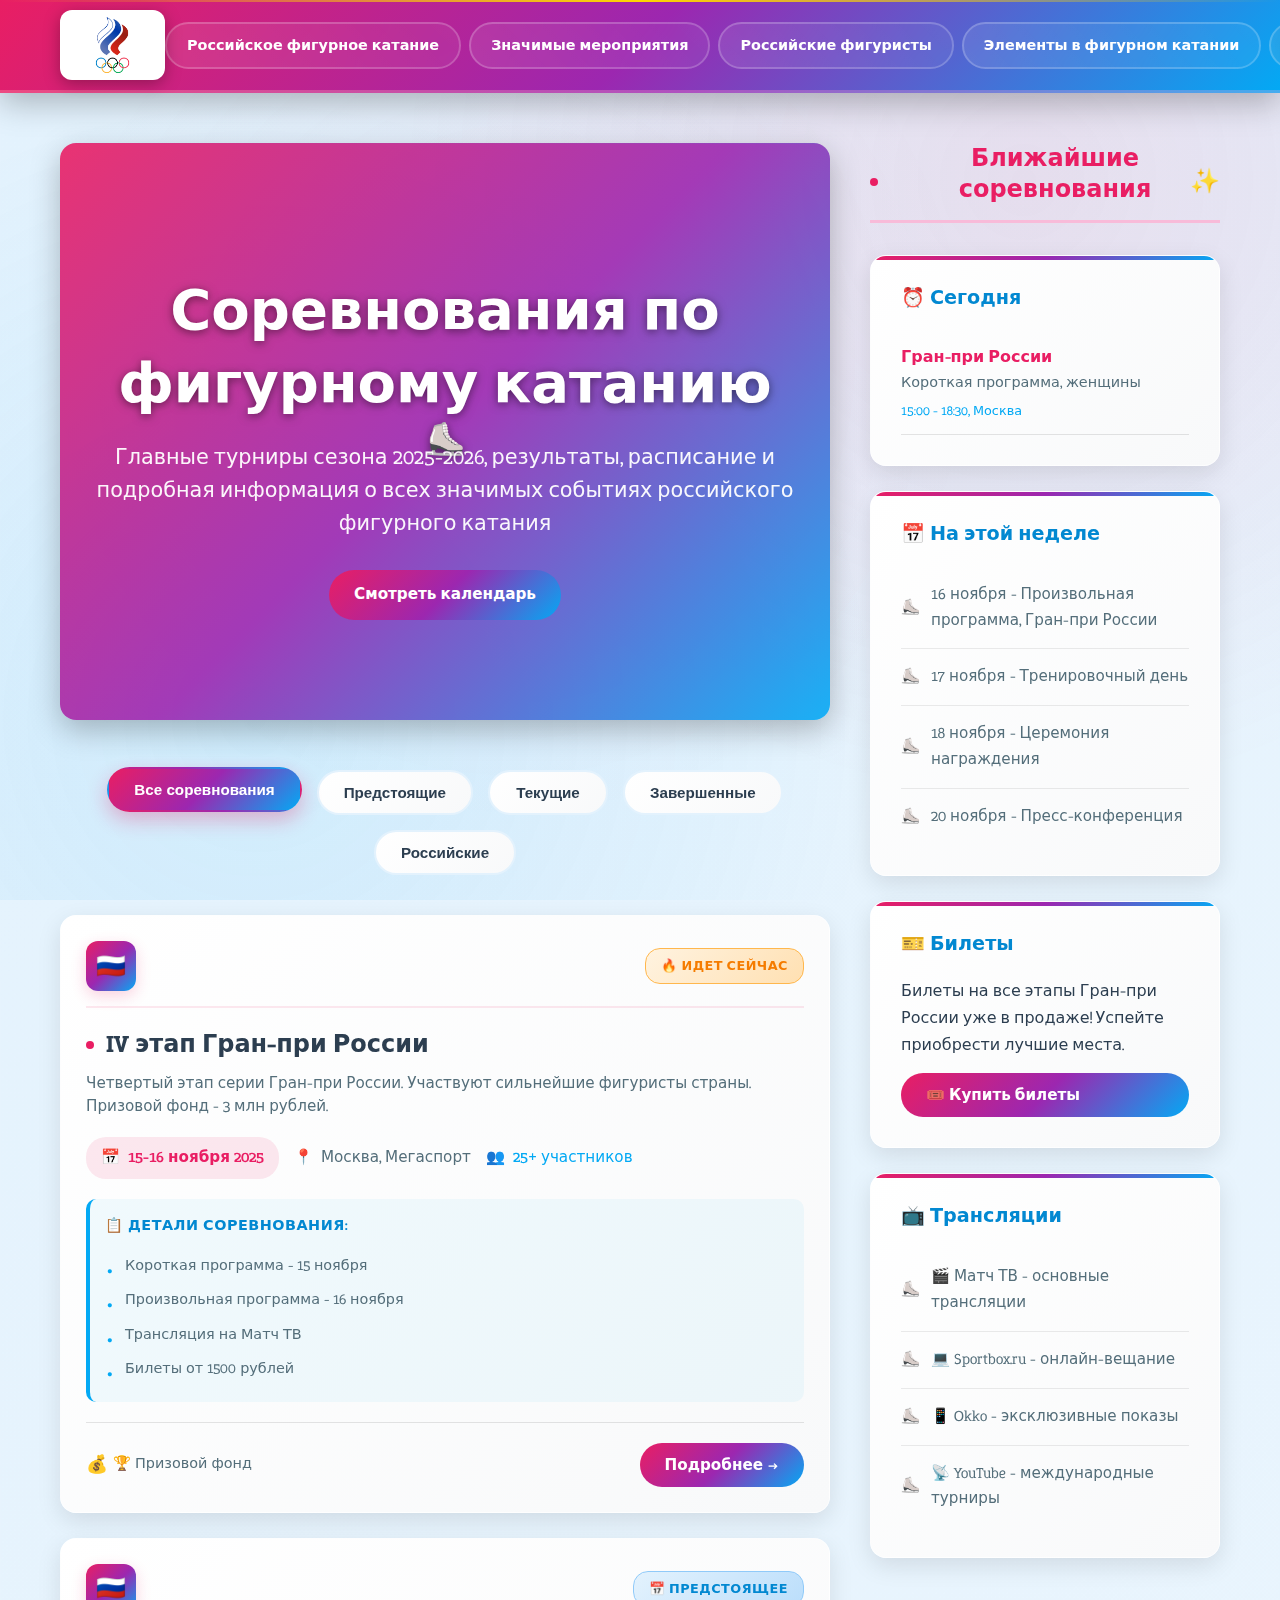
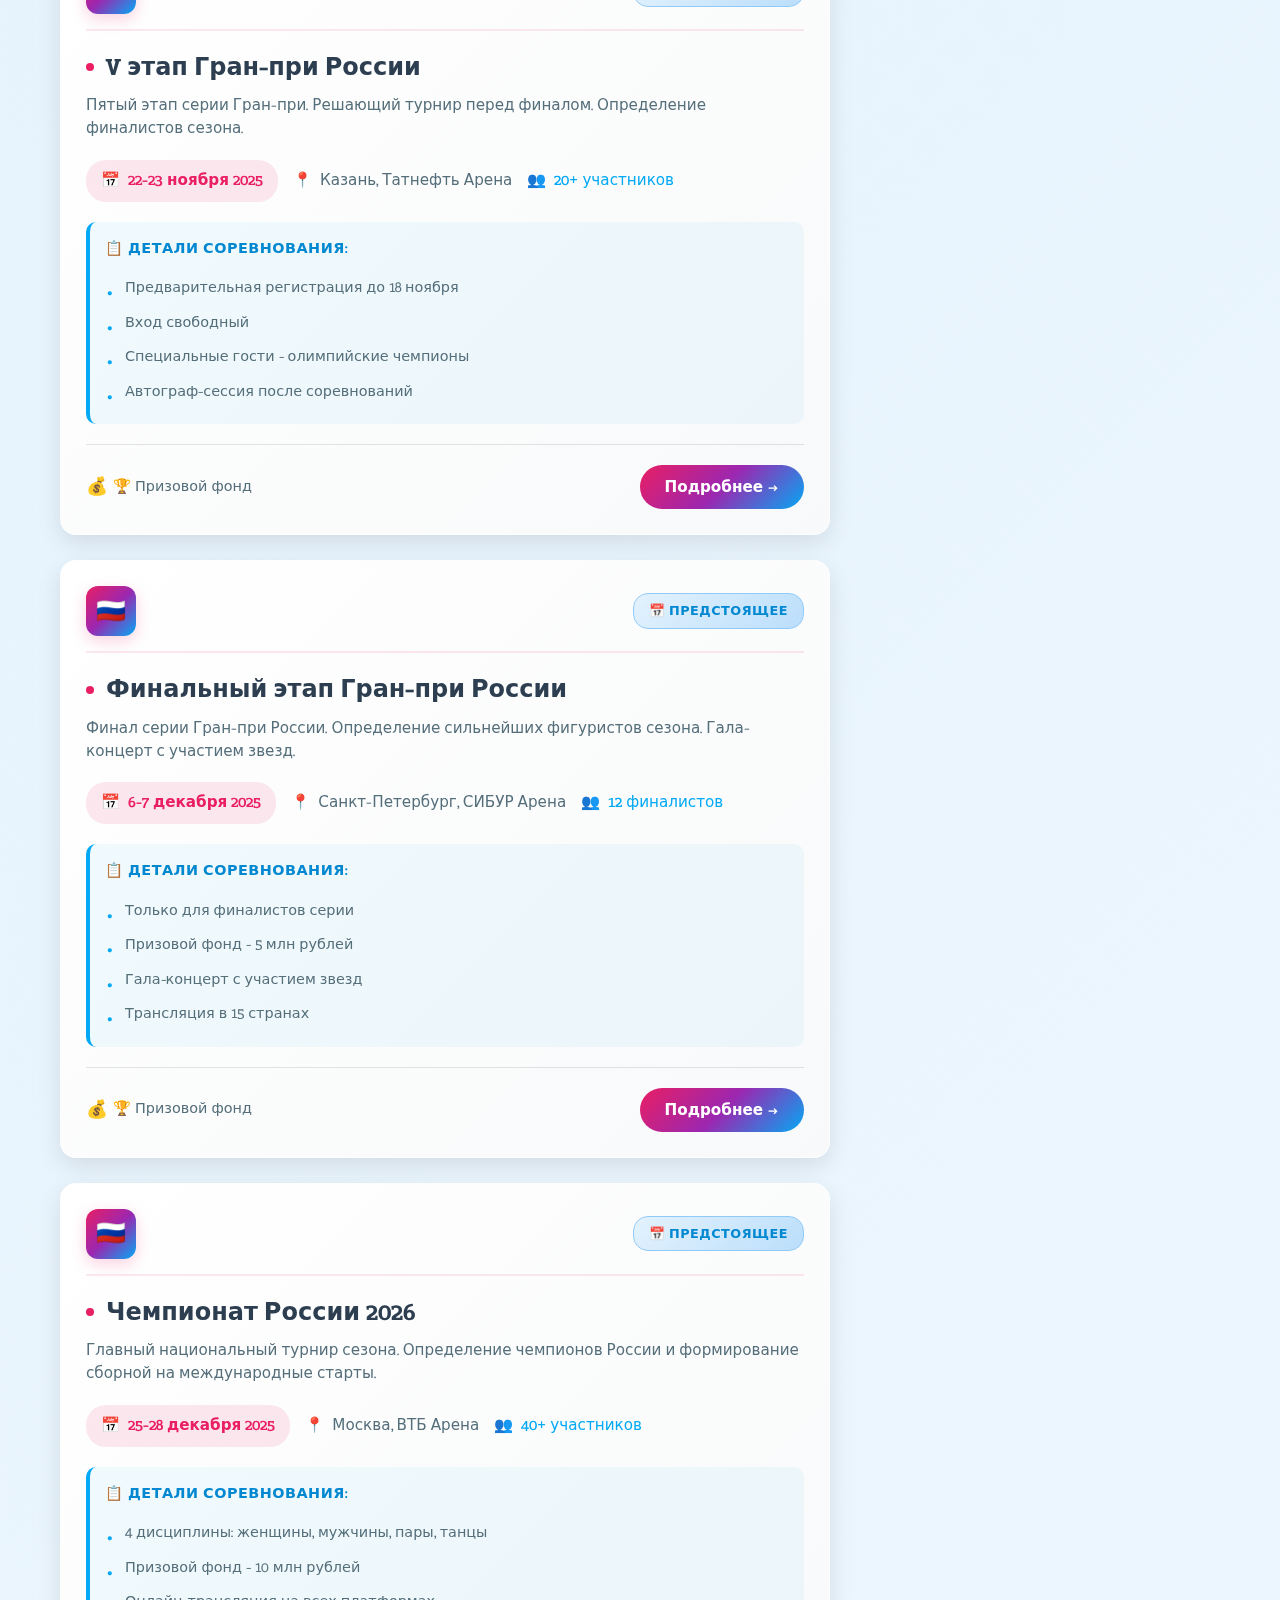
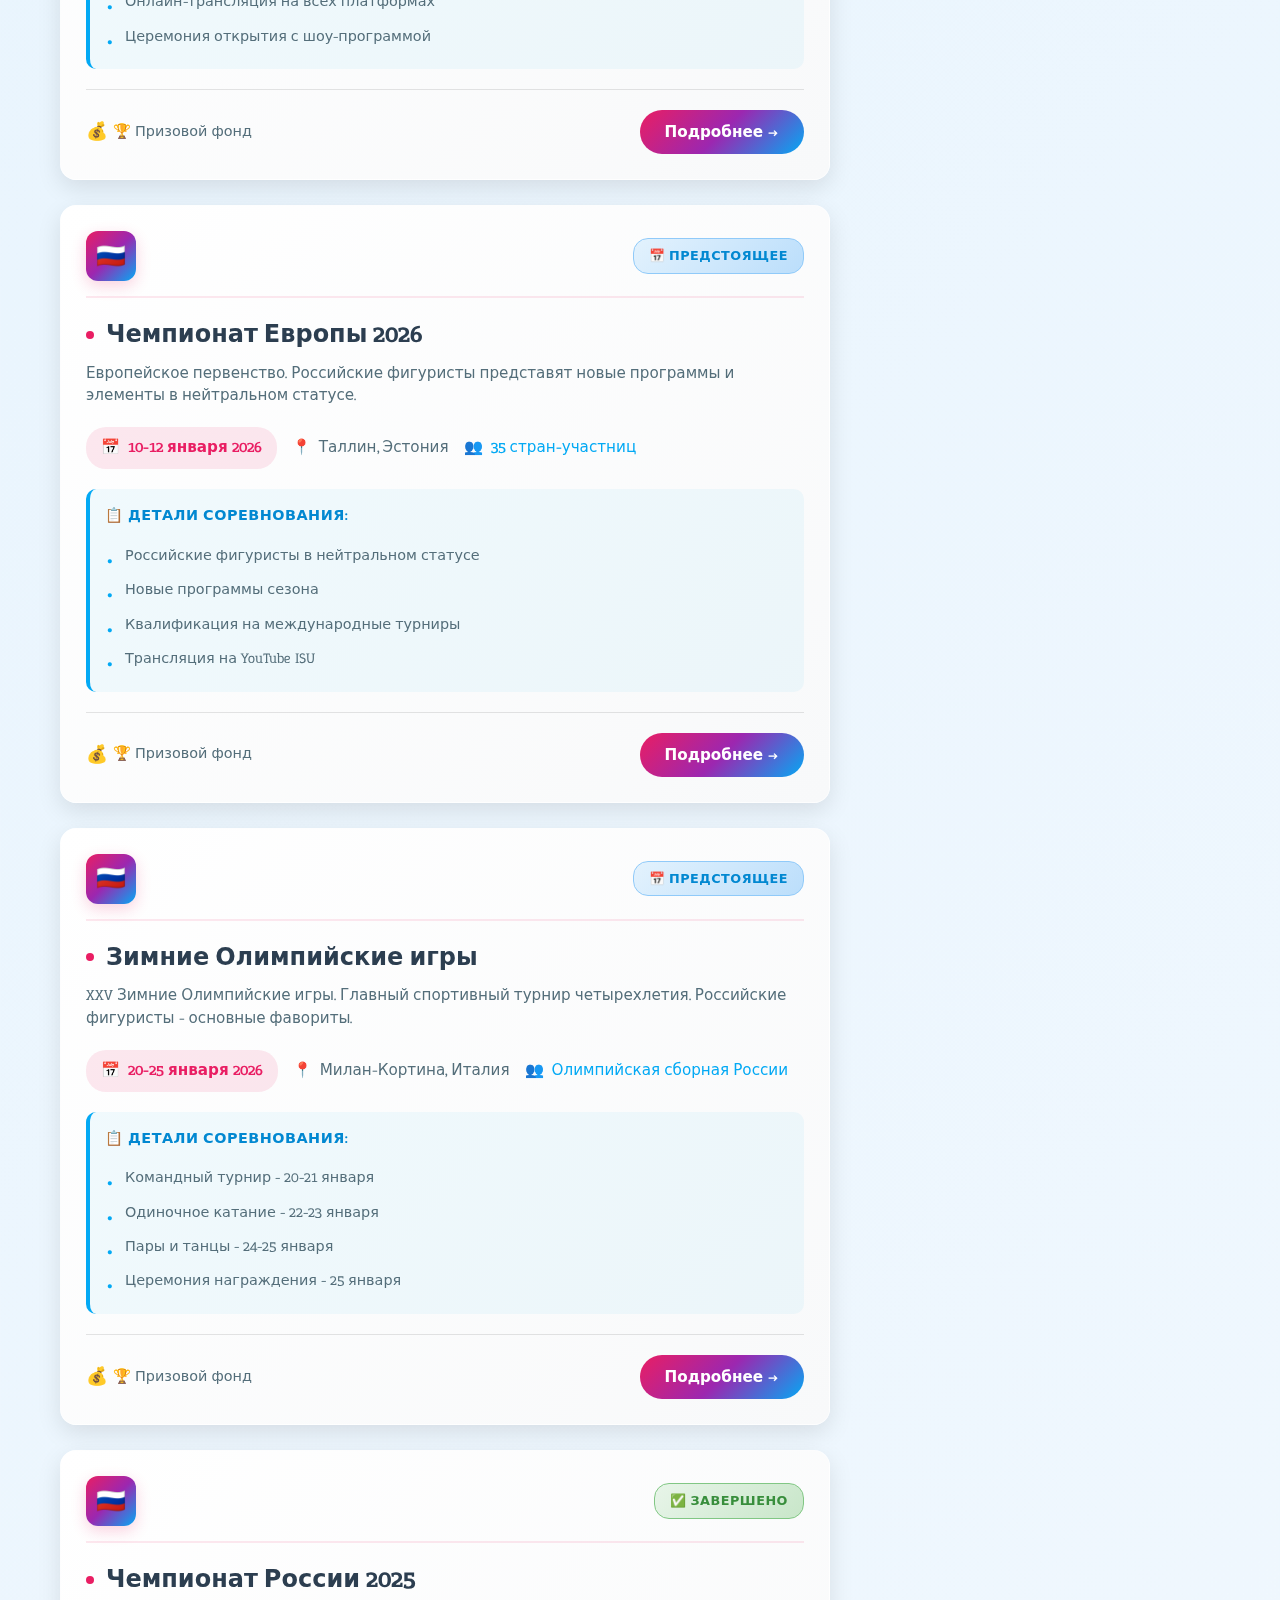
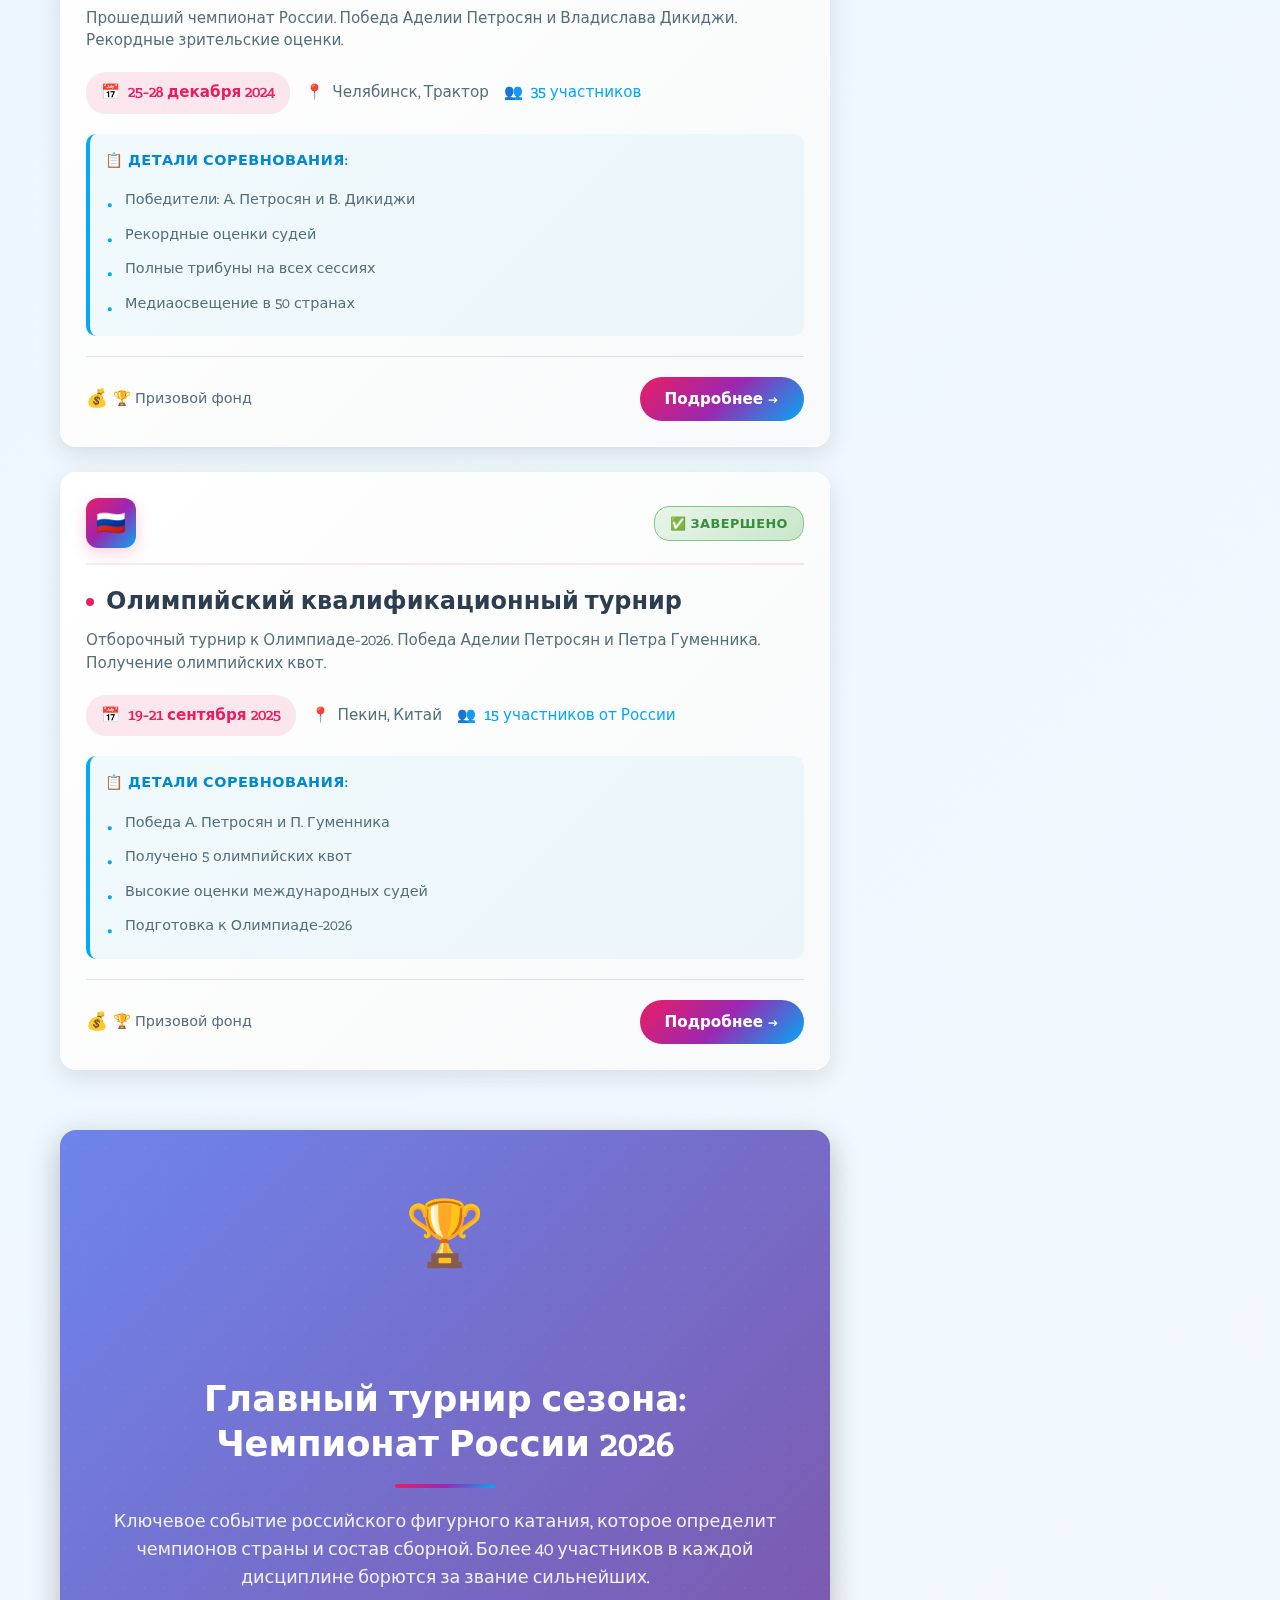
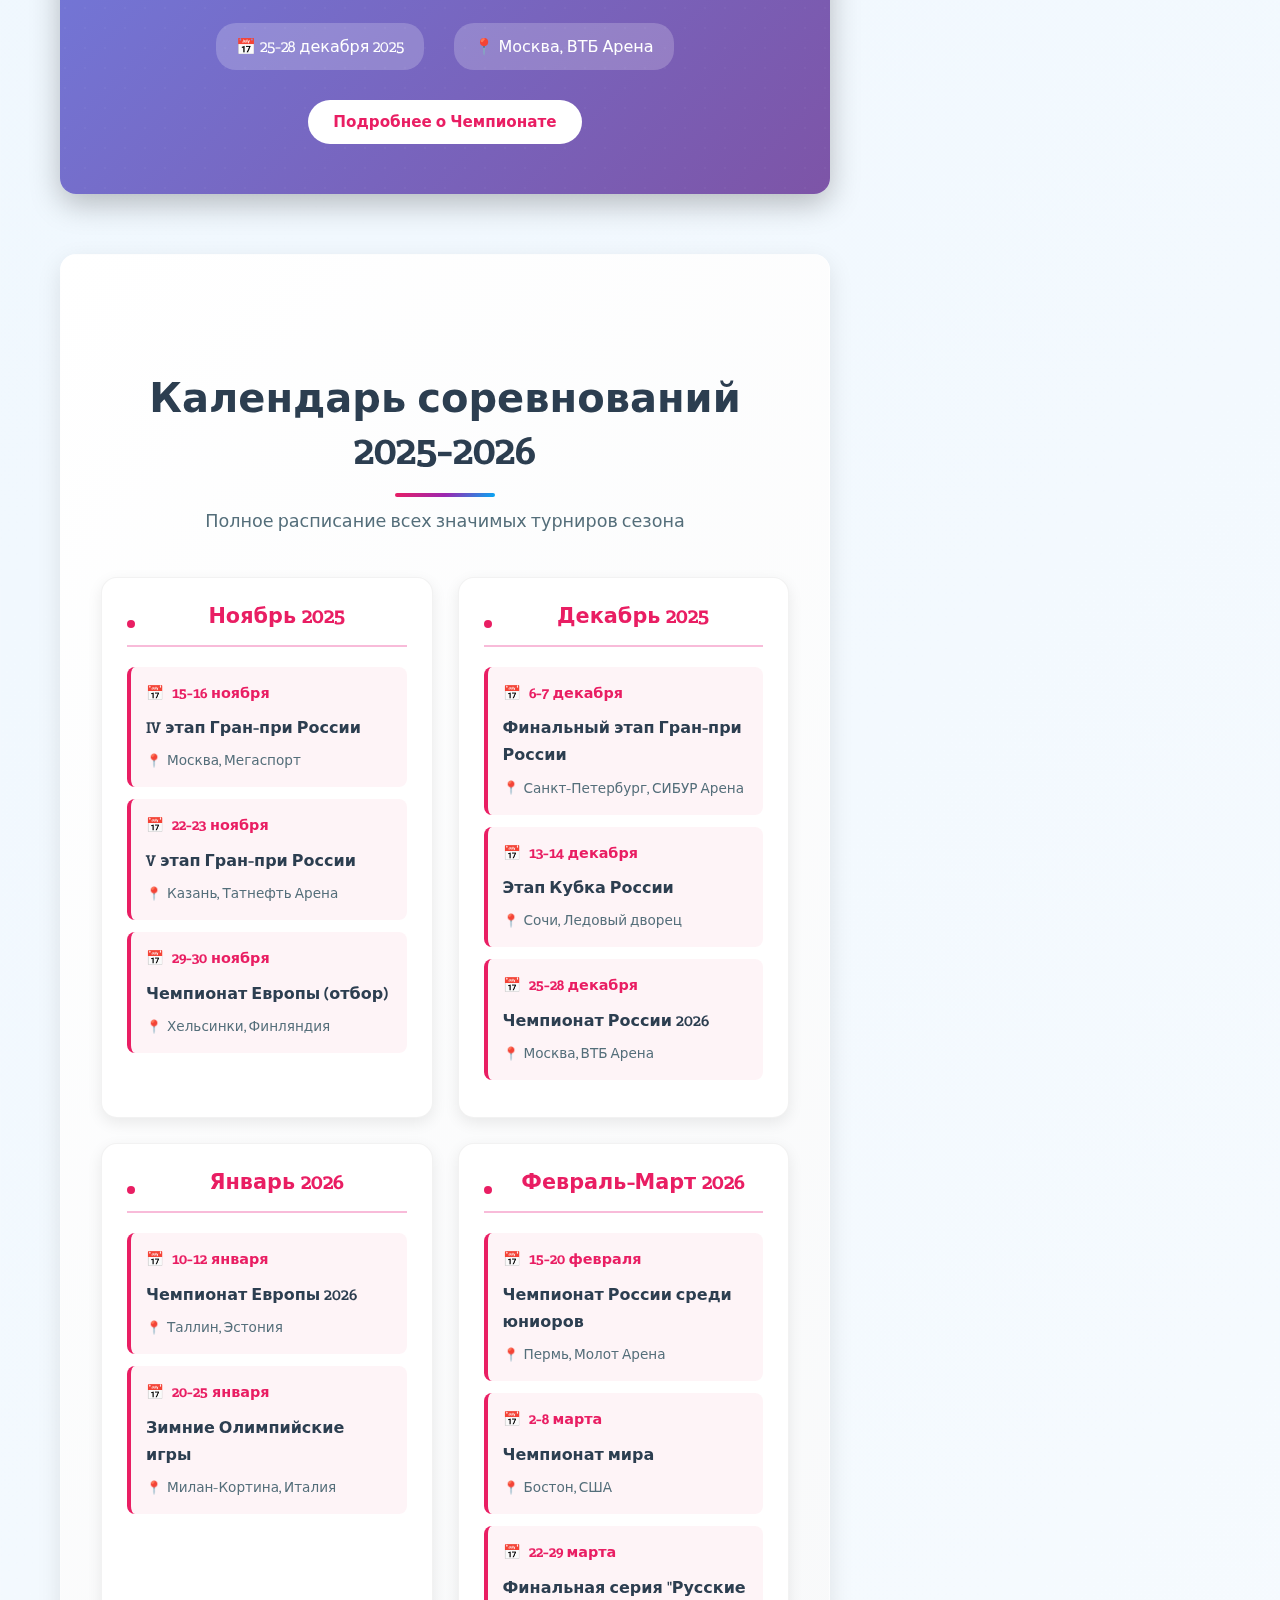
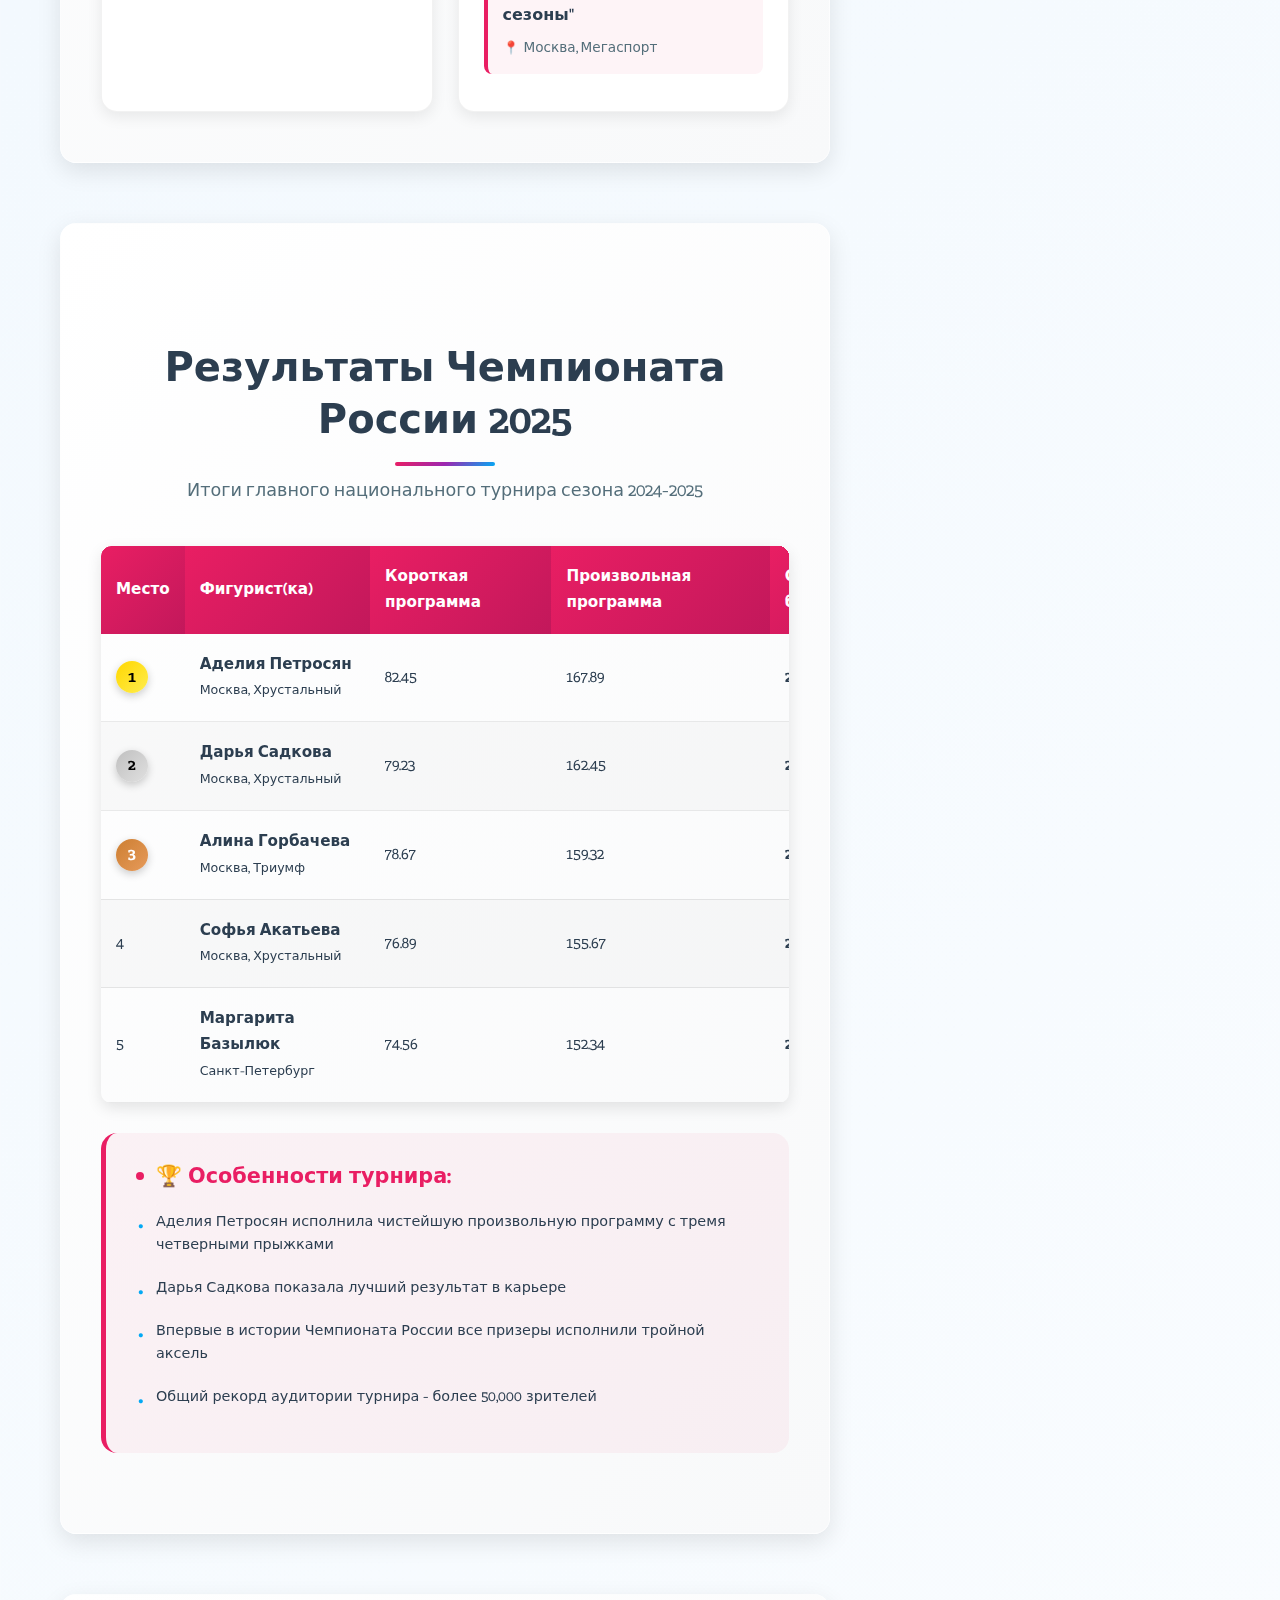
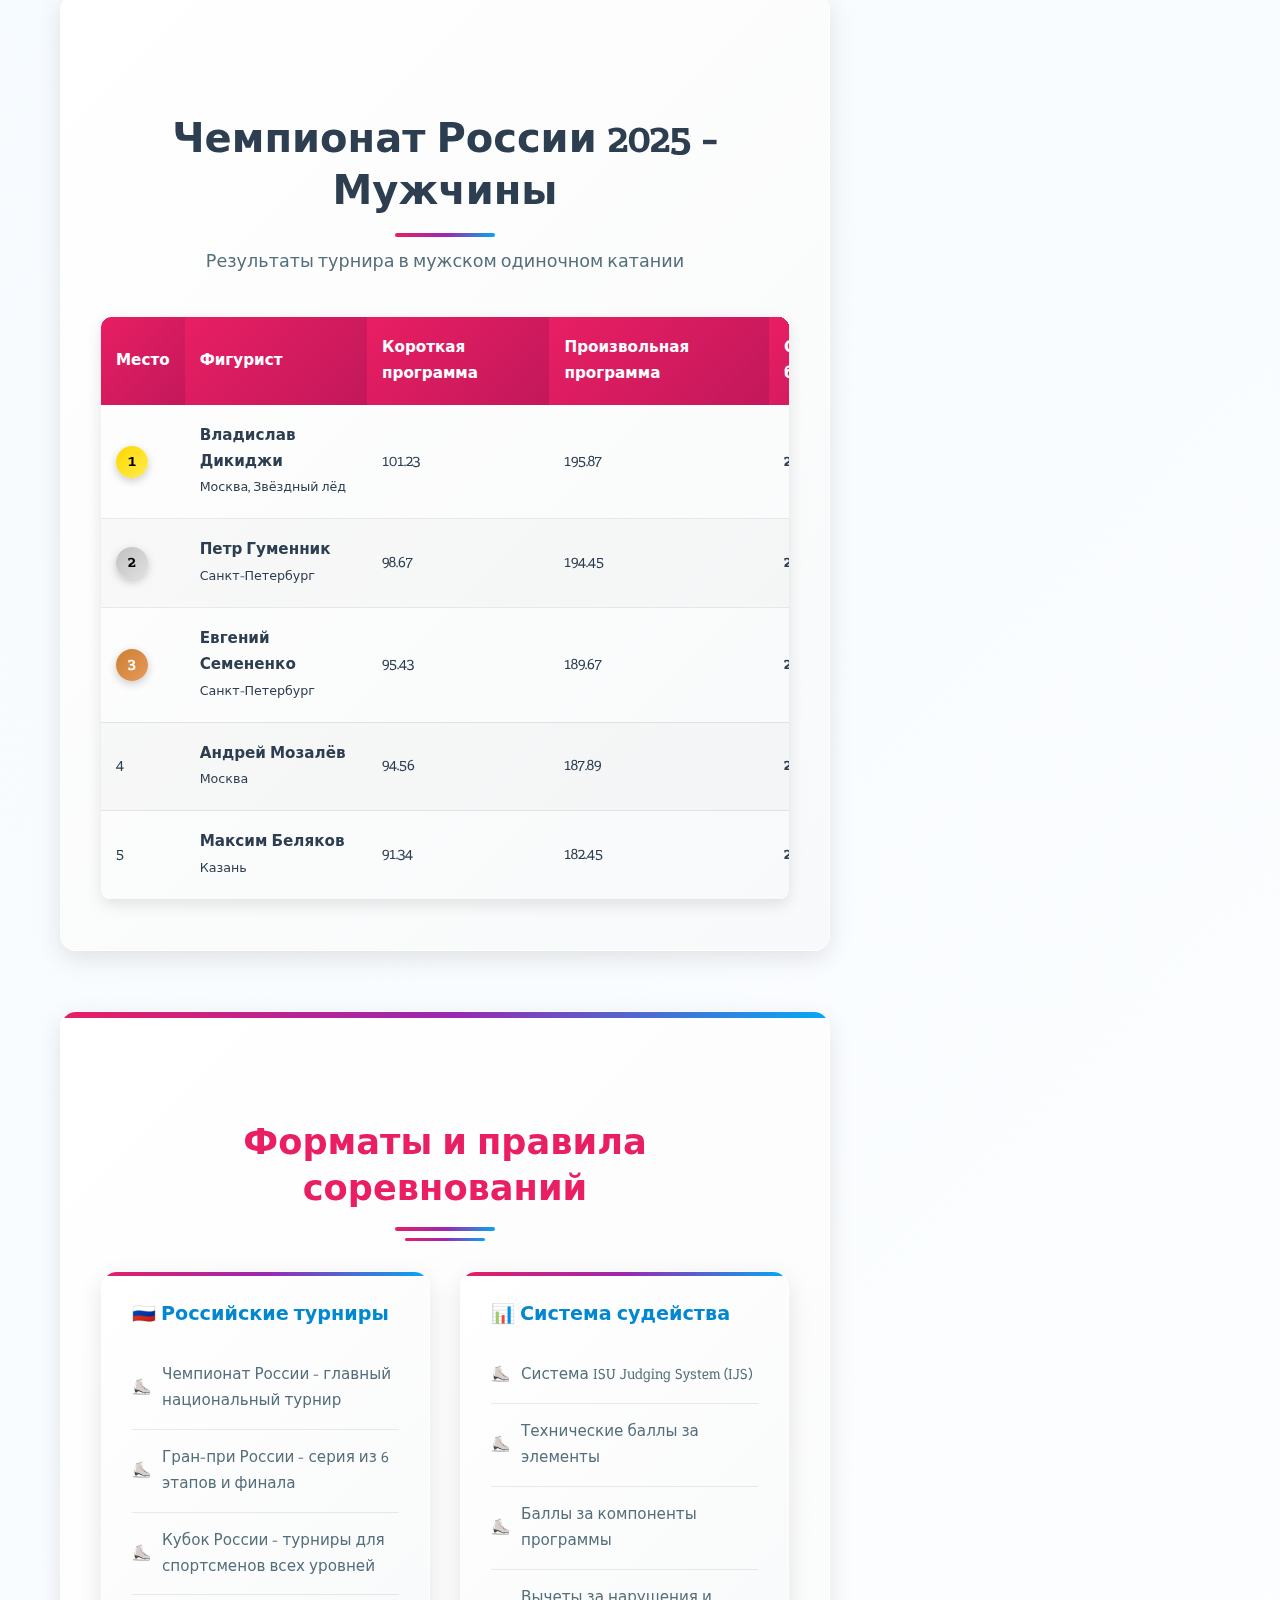
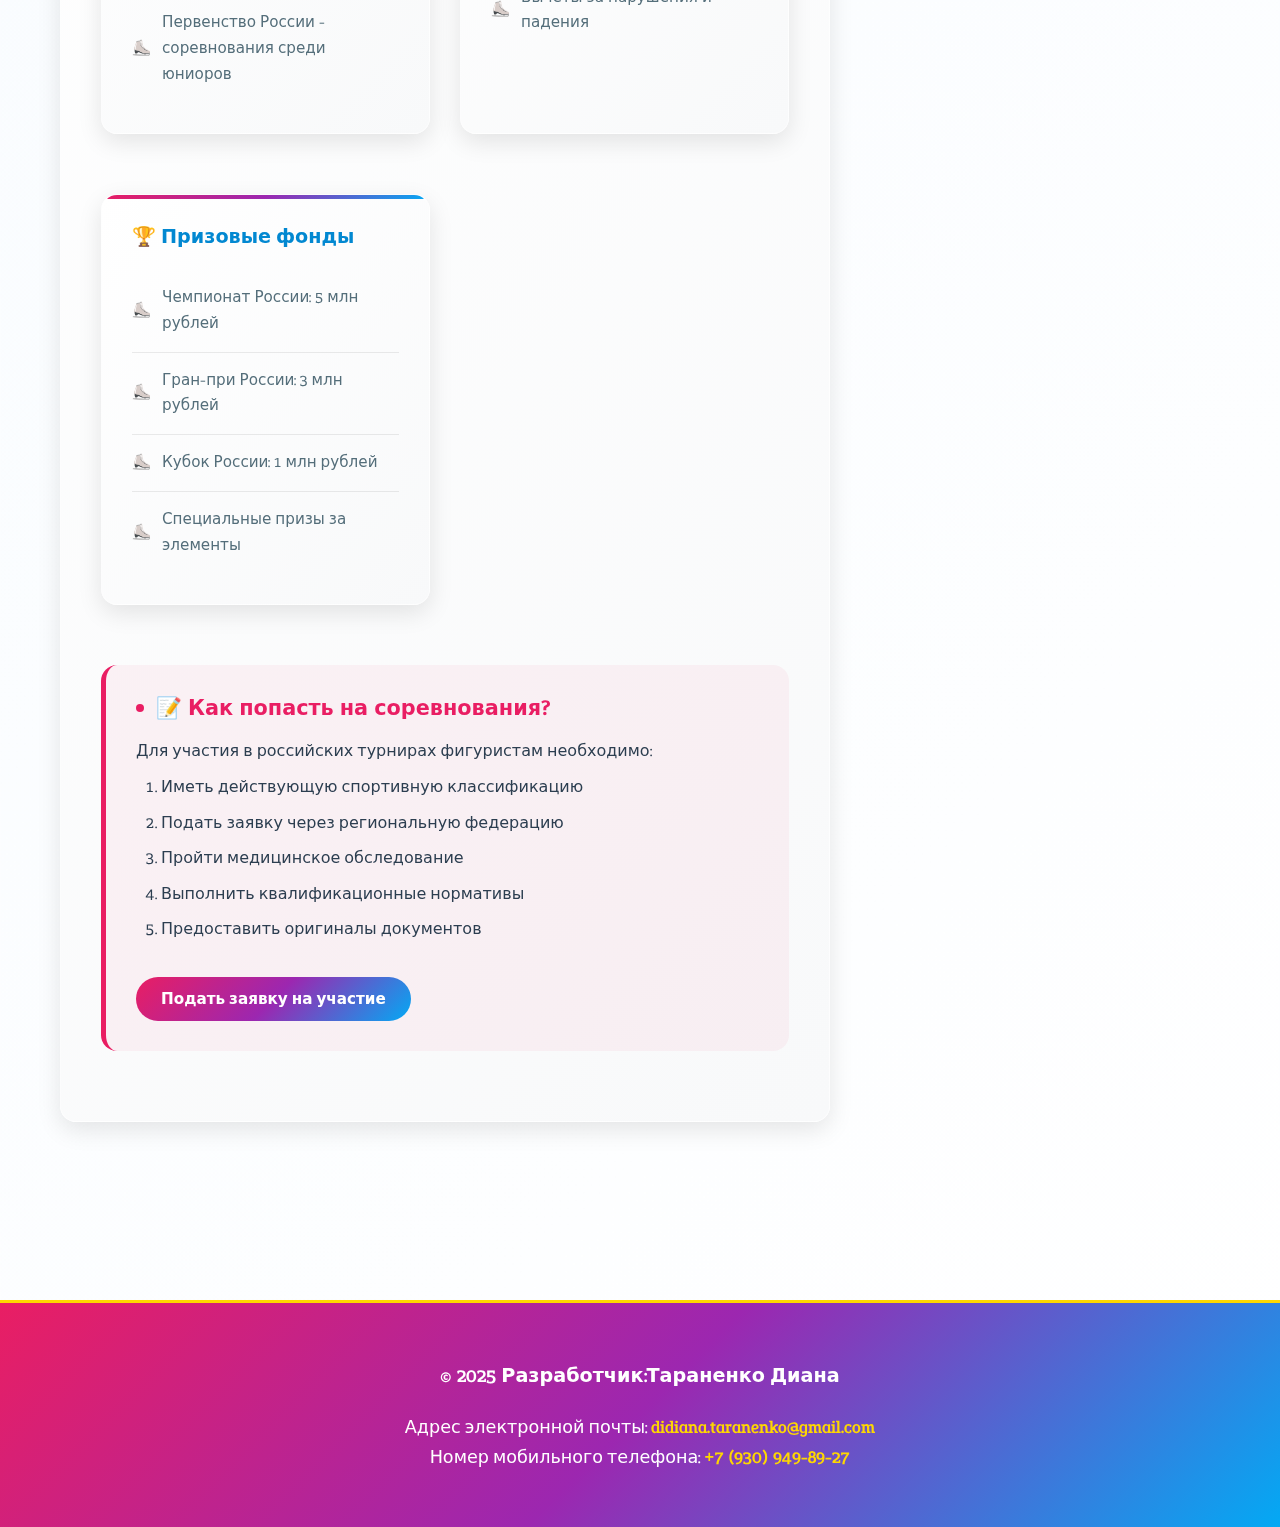
<file: competitions.html>
<!DOCTYPE html>
<html lang="ru">
<head>
    <meta charset="UTF-8">
    <meta name="viewport" content="width=device-width, initial-scale=1.0">
    <title>Соревнования по фигурному катанию</title>
    
    <!-- Подключение шрифтов -->
    <link rel="preconnect" href="https://fonts.googleapis.com">
    <link rel="preconnect" href="https://fonts.gstatic.com" crossorigin>
    <link href="https://fonts.googleapis.com/css2?family=Epunda+Slab&family=Pacifico&display=swap" rel="stylesheet">
    
    <!-- Подключение основных стилей -->
    <link rel="stylesheet" href="style.css">
    
    <!-- Подключение favicon -->
    <link rel="icon" type="image/png" href="favicon3.jpg">
    
    <link rel="stylesheet" href="competitions.css">
</head>
<body>
    <!-- Шапка сайта -->
    <header>
        <div class="header-container">
            <div class="header-content">
                <div class="logo">
                    <img src="Russian_Olympic_Committee_flag.png" alt="Логотип Российской Федерации Фигурного Катания" width="200" height="120">
                </div>
                
                <nav>
                    <div class="mobile-menu-header">
                        <div class="menu-close-btn" onclick="toggleMenu()" title="Закрыть меню">
                            <span>×</span>
                        </div>
                    </div>
                    
                    <div class="nav-content">
                        <ul>
                            <li><a href="index.html">Российское фигурное катание</a></li>
                            <li><a href="competitions.html">Значимые мероприятия</a></li>
                            <li><a href="skaters.html">Российские фигуристы</a></li>
                            <li><a href="elements.html">Элементы в фигурном катании</a></li>
                            <li><a href="form.html">Формы регистрации и обратной связи</a></li>
                            <li class="notifications-nav-item">
                                <div class="notifications-container">
                                    <div class="notifications-icon" onclick="toggleNotifications()">
                                        🔔
                                        <span class="notification-badge">3</span>
                                    </div>
                                    <div class="notifications-dropdown">
                                        <button class="notifications-close" onclick="closeNotifications()" title="Закрыть">×</button>
                                        <div class="notifications-header">
                                            <h3>Уведомления</h3>
                                            <span class="notifications-count">3 новых</span>
                                        </div>
                                        <div class="notifications-list">
                                            <div class="notification-item unread">
                                            <div class="notification-icon">🏆</div>
                                            <div class="notification-content">
                                                <div class="notification-title">IV этап Гран-при России</div>
                                                <div class="notification-text">Пройдет в Москве 15-16 ноября</div>
                                                <div class="notification-time">11 нояб. 2025 г.</div>
                                                <button class="notification-read-btn" onclick="markAsRead(this)">Прочитано</button>
                                            </div>
                                        </div>
                                        <div class="notification-item unread">
                                            <div class="notification-icon">⭐</div>
                                            <div class="notification-content">
                                                <div class="notification-title">Ледовые шоу</div>
                                                <div class="notification-text">Новые даты выступлений</div>
                                                <div class="notification-time">12 сент. 2025 г.</div>
                                                <button class="notification-read-btn" onclick="markAsRead(this)">Прочитано</button>
                                            </div>
                                        </div>
                                        <div class="notification-item unread">
                                            <div class="notification-icon">📅</div>
                                            <div class="notification-content">
                                                <div class="notification-title">Расписание Гран-при</div>
                                                <div class="notification-text">Этапы сезона 2025-2026</div>
                                                <div class="notification-time">4 сент. 2025 г.</div>
                                                <button class="notification-read-btn" onclick="markAsRead(this)">Прочитано</button>
                                            </div>
                                        </div>
                                        <div class="notification-item">
                                            <div class="notification-icon">🎯</div>
                                            <div class="notification-content">
                                                <div class="notification-title">Новый сезон стартует</div>
                                                <div class="notification-text">Сезон 2025-2026 начинается в сентябре</div>
                                                <div class="notification-time">30 авг. 2025 г.</div>
                                            </div>
                                        </div>
                                        </div>
                                    </div>
                                </div>
                            </li>
                        </ul>
                    </div>
                </nav>
            </div>
            
            <div class="burger-menu" onclick="toggleMenu()">
                <span></span>
                <span></span>
                <span></span>
            </div>
        </div>
    </header>

    <!-- Основное содержимое страницы -->
    <div class="content-container">
        <main>
            <!-- Герой-секция -->
            <section class="competition-hero">
                <h1>Соревнования по фигурному катанию</h1>
                <p>Главные турниры сезона 2025-2026, результаты, расписание и подробная информация о всех значимых событиях российского фигурного катания</p>
                <a href="#calendar" class="competition-button">Смотреть календарь</a>
            </section>

            <!-- Фильтры соревнований -->
            <div class="competition-filters">
                <button class="filter-btn active" onclick="filterCompetitions('all')">Все соревнования</button>
                <button class="filter-btn" onclick="filterCompetitions('upcoming')">Предстоящие</button>
                <button class="filter-btn" onclick="filterCompetitions('ongoing')">Текущие</button>
                <button class="filter-btn" onclick="filterCompetitions('completed')">Завершенные</button>
                <button class="filter-btn" onclick="filterCompetitions('national')">Российские</button>
            </div>

            <!-- Сетка соревнований (БЕЗ ИЗОБРАЖЕНИЙ) -->
            <div class="competition-grid" id="competitionsGrid">
                <!-- Карточки будут добавляться через JavaScript -->
            </div>

            <!-- Важные турниры сезона -->
            <section class="tournament-highlight">
                <div class="tournament-info">
                    <div class="tournament-trophy">🏆</div>
                    <h2>Главный турнир сезона: Чемпионат России 2026</h2>
                    <p>Ключевое событие российского фигурного катания, которое определит чемпионов страны и состав сборной. Более 40 участников в каждой дисциплине борются за звание сильнейших.</p>
                    <div style="margin-top: 30px; display: flex; justify-content: center; gap: 30px; flex-wrap: wrap;">
                        <span style="background: rgba(255,255,255,0.2); padding: 10px 20px; border-radius: 20px;">
                            📅 25-28 декабря 2025
                        </span>
                        <span style="background: rgba(255,255,255,0.2); padding: 10px 20px; border-radius: 20px;">
                            📍 Москва, ВТБ Арена
                        </span>
                    </div>
                    <button class="competition-button" style="background: white; color: var(--primary-color); margin-top: 30px;" onclick="showCompetitionDetails(4)">
                        Подробнее о Чемпионате
                    </button>
                </div>
            </section>

            <!-- Календарь соревнований -->
            <section class="calendar-section" id="calendar">
                <h2>Календарь соревнований 2025-2026</h2>
                <p>Полное расписание всех значимых турниров сезона</p>
                
                <div class="calendar-grid">
                    <div class="calendar-month">
                        <h3 class="month-title">Ноябрь 2025</h3>
                        <div class="calendar-event" onclick="showCompetitionDetails(1)">
                            <div class="event-date">15-16 ноября</div>
                            <div class="event-name">IV этап Гран-при России</div>
                            <div class="event-location">Москва, Мегаспорт</div>
                        </div>
                        <div class="calendar-event" onclick="showCompetitionDetails(2)">
                            <div class="event-date">22-23 ноября</div>
                            <div class="event-name">V этап Гран-при России</div>
                            <div class="event-location">Казань, Татнефть Арена</div>
                        </div>
                        <div class="calendar-event">
                            <div class="event-date">29-30 ноября</div>
                            <div class="event-name">Чемпионат Европы (отбор)</div>
                            <div class="event-location">Хельсинки, Финляндия</div>
                        </div>
                    </div>
                    
                    <div class="calendar-month">
                        <h3 class="month-title">Декабрь 2025</h3>
                        <div class="calendar-event" onclick="showCompetitionDetails(3)">
                            <div class="event-date">6-7 декабря</div>
                            <div class="event-name">Финальный этап Гран-при России</div>
                            <div class="event-location">Санкт-Петербург, СИБУР Арена</div>
                        </div>
                        <div class="calendar-event">
                            <div class="event-date">13-14 декабря</div>
                            <div class="event-name">Этап Кубка России</div>
                            <div class="event-location">Сочи, Ледовый дворец</div>
                        </div>
                        <div class="calendar-event" onclick="showCompetitionDetails(4)">
                            <div class="event-date">25-28 декабря</div>
                            <div class="event-name">Чемпионат России 2026</div>
                            <div class="event-location">Москва, ВТБ Арена</div>
                        </div>
                    </div>
                    
                    <div class="calendar-month">
                        <h3 class="month-title">Январь 2026</h3>
                        <div class="calendar-event" onclick="showCompetitionDetails(5)">
                            <div class="event-date">10-12 января</div>
                            <div class="event-name">Чемпионат Европы 2026</div>
                            <div class="event-location">Таллин, Эстония</div>
                        </div>
                        <div class="calendar-event" onclick="showCompetitionDetails(6)">
                            <div class="event-date">20-25 января</div>
                            <div class="event-name">Зимние Олимпийские игры</div>
                            <div class="event-location">Милан-Кортина, Италия</div>
                        </div>
                    </div>
                    
                    <div class="calendar-month">
                        <h3 class="month-title">Февраль-Март 2026</h3>
                        <div class="calendar-event">
                            <div class="event-date">15-20 февраля</div>
                            <div class="event-name">Чемпионат России среди юниоров</div>
                            <div class="event-location">Пермь, Молот Арена</div>
                        </div>
                        <div class="calendar-event">
                            <div class="event-date">2-8 марта</div>
                            <div class="event-name">Чемпионат мира</div>
                            <div class="event-location">Бостон, США</div>
                        </div>
                        <div class="calendar-event">
                            <div class="event-date">22-29 марта</div>
                            <div class="event-name">Финальная серия "Русские сезоны"</div>
                            <div class="event-location">Москва, Мегаспорт</div>
                        </div>
                    </div>
                </div>
            </section>

            <!-- Результаты недавних соревнований -->
            <section class="results-section" id="russian-championship">
                <h2>Результаты Чемпионата России 2025</h2>
                <p>Итоги главного национального турнира сезона 2024-2025</p>
                
                <div class="results-table-wrapper">
                    <table class="results-table">
                        <thead>
                            <tr>
                                <th>Место</th>
                                <th>Фигурист(ка)</th>
                                <th>Короткая программа</th>
                                <th>Произвольная программа</th>
                                <th>Сумма баллов</th>
                            </tr>
                        </thead>
                        <tbody>
                            <tr>
                                <td><span class="medal gold">1</span></td>
                                <td><strong>Аделия Петросян</strong><br><small>Москва, Хрустальный</small></td>
                                <td>82.45</td>
                                <td>167.89</td>
                                <td><strong>250.34</strong></td>
                            </tr>
                            <tr>
                                <td><span class="medal silver">2</span></td>
                                <td><strong>Дарья Садкова</strong><br><small>Москва, Хрустальный</small></td>
                                <td>79.23</td>
                                <td>162.45</td>
                                <td><strong>241.68</strong></td>
                            </tr>
                            <tr>
                                <td><span class="medal bronze">3</span></td>
                                <td><strong>Алина Горбачева</strong><br><small>Москва, Триумф</small></td>
                                <td>78.67</td>
                                <td>159.32</td>
                                <td><strong>237.99</strong></td>
                            </tr>
                            <tr>
                                <td>4</td>
                                <td><strong>Софья Акатьева</strong><br><small>Москва, Хрустальный</small></td>
                                <td>76.89</td>
                                <td>155.67</td>
                                <td><strong>232.56</strong></td>
                            </tr>
                            <tr>
                                <td>5</td>
                                <td><strong>Маргарита Базылюк</strong><br><small>Санкт-Петербург</small></td>
                                <td>74.56</td>
                                <td>152.34</td>
                                <td><strong>226.90</strong></td>
                            </tr>
                        </tbody>
                    </table>
                </div>
                
                <div class="info-box">
                    <h3>🏆 Особенности турнира:</h3>
                    <ul class="details-list">
                        <li>Аделия Петросян исполнила чистейшую произвольную программу с тремя четверными прыжками</li>
                        <li>Дарья Садкова показала лучший результат в карьере</li>
                        <li>Впервые в истории Чемпионата России все призеры исполнили тройной аксель</li>
                        <li>Общий рекорд аудитории турнира - более 50,000 зрителей</li>
                    </ul>
                </div>
            </section>

            <!-- Результаты мужского турнира -->
            <section class="results-section">
                <h2>Чемпионат России 2025 - Мужчины</h2>
                <p>Результаты турнира в мужском одиночном катании</p>
                
                <div class="results-table-wrapper">
                    <table class="results-table">
                        <thead>
                            <tr>
                                <th>Место</th>
                                <th>Фигурист</th>
                                <th>Короткая программа</th>
                                <th>Произвольная программа</th>
                                <th>Сумма баллов</th>
                            </tr>
                        </thead>
                        <tbody>
                            <tr>
                                <td><span class="medal gold">1</span></td>
                                <td><strong>Владислав Дикиджи</strong><br><small>Москва, Звёздный лёд</small></td>
                                <td>101.23</td>
                                <td>195.87</td>
                                <td><strong>297.10</strong></td>
                            </tr>
                            <tr>
                                <td><span class="medal silver">2</span></td>
                                <td><strong>Петр Гуменник</strong><br><small>Санкт-Петербург</small></td>
                                <td>98.67</td>
                                <td>194.45</td>
                                <td><strong>293.12</strong></td>
                            </tr>
                            <tr>
                                <td><span class="medal bronze">3</span></td>
                                <td><strong>Евгений Семененко</strong><br><small>Санкт-Петербург</small></td>
                                <td>95.43</td>
                                <td>189.67</td>
                                <td><strong>285.10</strong></td>
                            </tr>
                            <tr>
                                <td>4</td>
                                <td><strong>Андрей Мозалёв</strong><br><small>Москва</small></td>
                                <td>94.56</td>
                                <td>187.89</td>
                                <td><strong>282.45</strong></td>
                            </tr>
                            <tr>
                                <td>5</td>
                                <td><strong>Максим Беляков</strong><br><small>Казань</small></td>
                                <td>91.34</td>
                                <td>182.45</td>
                                <td><strong>273.79</strong></td>
                            </tr>
                        </tbody>
                    </table>
                </div>
            </section>

            <!-- Формат соревнований -->
            <section class="form-section" style="margin-top: 50px;">
                <h2 class="form-title">Форматы и правила соревнований</h2>
                
                <div style="display: grid; grid-template-columns: repeat(auto-fit, minmax(300px, 1fr)); gap: 30px; margin-top: 30px;">
                    <div class="sidebar-widget">
                        <h4 class="sidebar-widget-title">🇷🇺 Российские турниры</h4>
                        <ul class="sidebar-list">
                            <li>Чемпионат России - главный национальный турнир</li>
                            <li>Гран-при России - серия из 6 этапов и финала</li>
                            <li>Кубок России - турниры для спортсменов всех уровней</li>
                            <li>Первенство России - соревнования среди юниоров</li>
                        </ul>
                    </div>
                    
                    <div class="sidebar-widget">
                        <h4 class="sidebar-widget-title">📊 Система судейства</h4>
                        <ul class="sidebar-list">
                            <li>Система ISU Judging System (IJS)</li>
                            <li>Технические баллы за элементы</li>
                            <li>Баллы за компоненты программы</li>
                            <li>Вычеты за нарушения и падения</li>
                        </ul>
                    </div>
                    
                    <div class="sidebar-widget">
                        <h4 class="sidebar-widget-title">🏆 Призовые фонды</h4>
                        <ul class="sidebar-list">
                            <li>Чемпионат России: 5 млн рублей</li>
                            <li>Гран-при России: 3 млн рублей</li>
                            <li>Кубок России: 1 млн рублей</li>
                            <li>Специальные призы за элементы</li>
                        </ul>
                    </div>
                </div>
                
                <div class="info-box">
                    <h3>📝 Как попасть на соревнования?</h3>
                    <p style="margin-top: 15px;">Для участия в российских турнирах фигуристам необходимо:</p>
                    <ol style="margin-top: 10px; padding-left: 25px;">
                        <li>Иметь действующую спортивную классификацию</li>
                        <li>Подать заявку через региональную федерацию</li>
                        <li>Пройти медицинское обследование</li>
                        <li>Выполнить квалификационные нормативы</li>
                        <li>Предоставить оригиналы документов</li>
                    </ol>
                    <button class="competition-button" onclick="showRegistrationForm()">Подать заявку на участие</button>
                </div>
            </section>
        </main>

        <!-- Боковая панель -->
        <aside class="sidebar">
            <h3 class="sidebar-title">Ближайшие соревнования</h3>
            
            <div class="sidebar-widget">
                <h4 class="sidebar-widget-title">⏰ Сегодня</h4>
                <div class="sidebar-list">
                    <div style="padding: 12px 0; border-bottom: 1px solid rgba(0,0,0,0.1);">
                        <div style="font-weight: 600; color: var(--primary-color);">Гран-при России</div>
                        <div style="font-size: 0.9em; color: var(--text-light);">Короткая программа, женщины</div>
                        <div style="font-size: 0.8em; margin-top: 5px; color: var(--secondary-color);">15:00 - 18:30, Москва</div>
                    </div>
                </div>
            </div>

            <div class="sidebar-widget">
                <h4 class="sidebar-widget-title">📅 На этой неделе</h4>
                <ul class="sidebar-list">
                    <li>16 ноября - Произвольная программа, Гран-при России</li>
                    <li>17 ноября - Тренировочный день</li>
                    <li>18 ноября - Церемония награждения</li>
                    <li>20 ноября - Пресс-конференция</li>
                </ul>
            </div>

            <div class="sidebar-widget">
                <h4 class="sidebar-widget-title">🎫 Билеты</h4>
                <p>Билеты на все этапы Гран-при России уже в продаже! Успейте приобрести лучшие места.</p>
                <button class="competition-button" style="width: 100%; margin-top: 15px;" onclick="window.open('https://www.kassir.ru', '_blank')">
                    🎟️ Купить билеты
                </button>
            </div>

            <div class="sidebar-widget">
                <h4 class="sidebar-widget-title">📺 Трансляции</h4>
                <ul class="sidebar-list">
                    <li>🎬 Матч ТВ - основные трансляции</li>
                    <li>💻 Sportbox.ru - онлайн-вещание</li>
                    <li>📱 Okko - эксклюзивные показы</li>
                    <li>📡 YouTube - международные турниры</li>
                </ul>
            </div>
        </aside>
    </div>

    <!-- Подвал -->
    <footer class="footer"> <!-- Подвал страницы -->
        <div class="footer-container"> <!-- Контейнер для содержимого подвала -->
            <p>© 2025 Разработчик:Тараненко Диана</p> <!-- Информация об разработчике -->
            <address> <!-- Блок контактной информации -->
                Адрес электронной почты: <a href="mailto:didiana.taranenko@gmail.com">didiana.taranenko@gmail.com</a><br> <!-- Ссылка на email -->
                Номер мобильного телефона: <a href="tel:+79309498927">+7 (930) 949-89-27</a><br> <!-- Ссылка на телефонный номер -->
          </address> <!-- Закрытие тега address (блока с контактной информацией) -->
        </div> <!-- Закрытие div с классом "footer-container" (контейнера содержимого подвала) -->
    </footer> <!-- Закрытие тега footer (подвала сайта) -->

    <!-- JavaScript для работы страницы -->
<script src="script.js" defer></script>
<script src="competitions.js" defer></script>

<div class="snowflakes-container" aria-hidden="true">
    <div class="snowflake">❄</div>
    <div class="snowflake">❅</div>
    <div class="snowflake">❆</div>
    <div class="snowflake">❄</div>
    <div class="snowflake">❅</div>
    <div class="snowflake">❆</div>
    <div class="snowflake">❄</div>
    <div class="snowflake">❅</div>
    <div class="snowflake">❆</div>
    <div class="snowflake">❄</div>
    <div class="snowflake">❅</div>
    <div class="snowflake">❆</div>
    <div class="snowflake">❄</div>
    <div class="snowflake">❅</div>
    <div class="snowflake">❆</div>
    <div class="snowflake">❄</div>
    <div class="snowflake">❅</div>
    <div class="snowflake">❆</div>
    <div class="snowflake">❄</div>
    <div class="snowflake">❅</div>
    <div class="snowflake">❆</div>
</div>
</body>
</html>
</file>
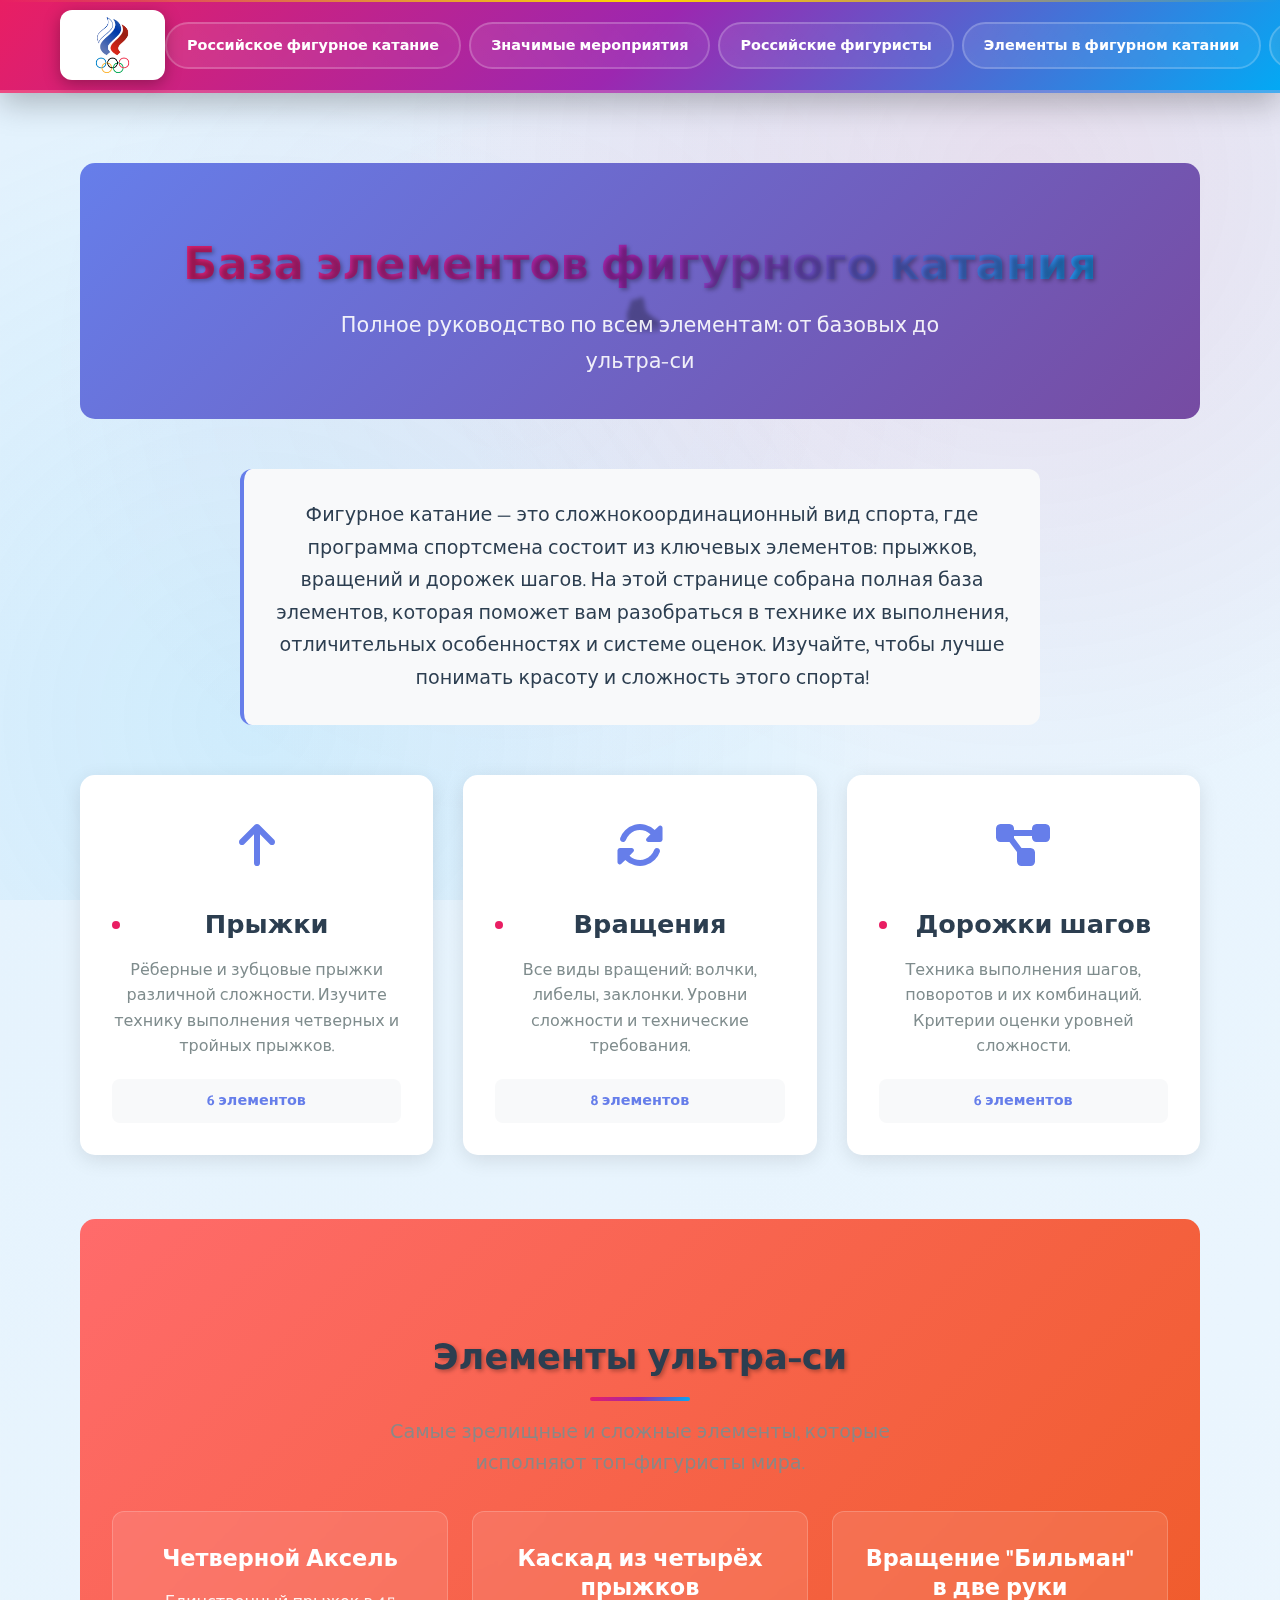
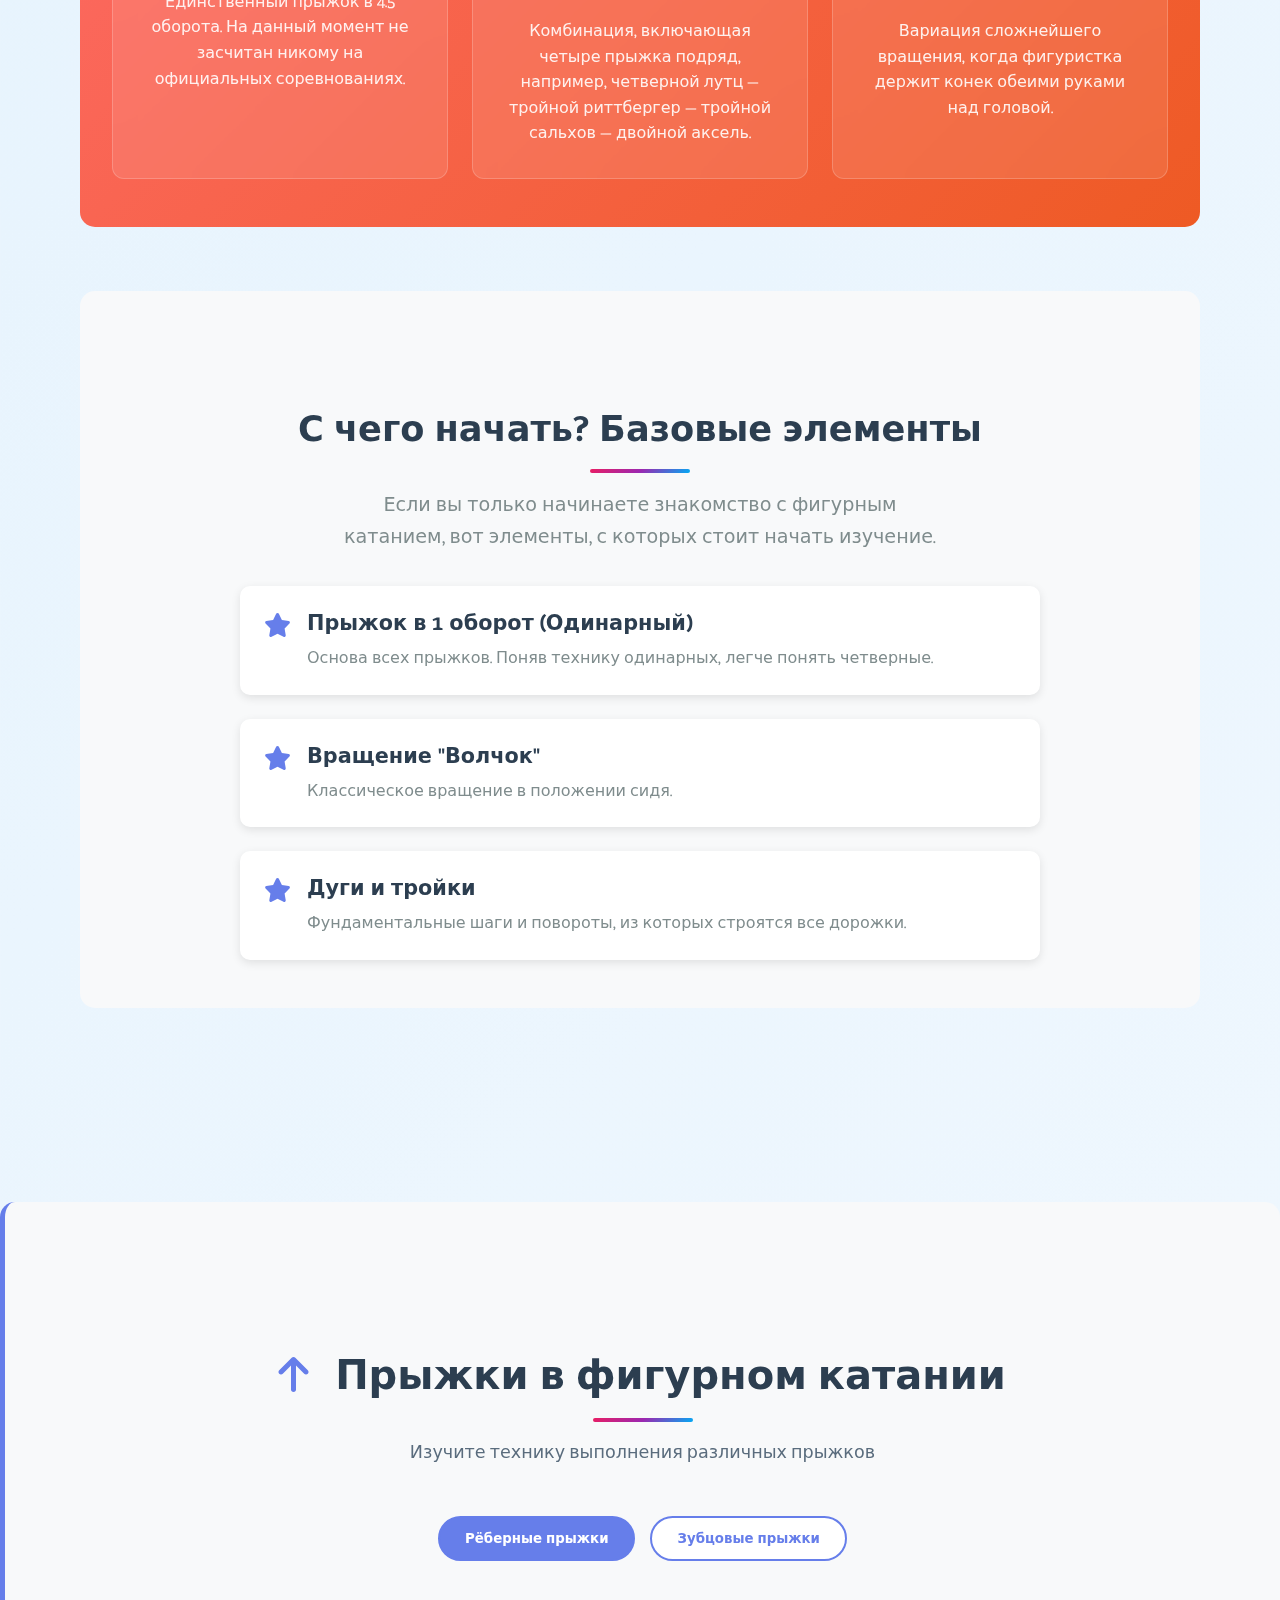
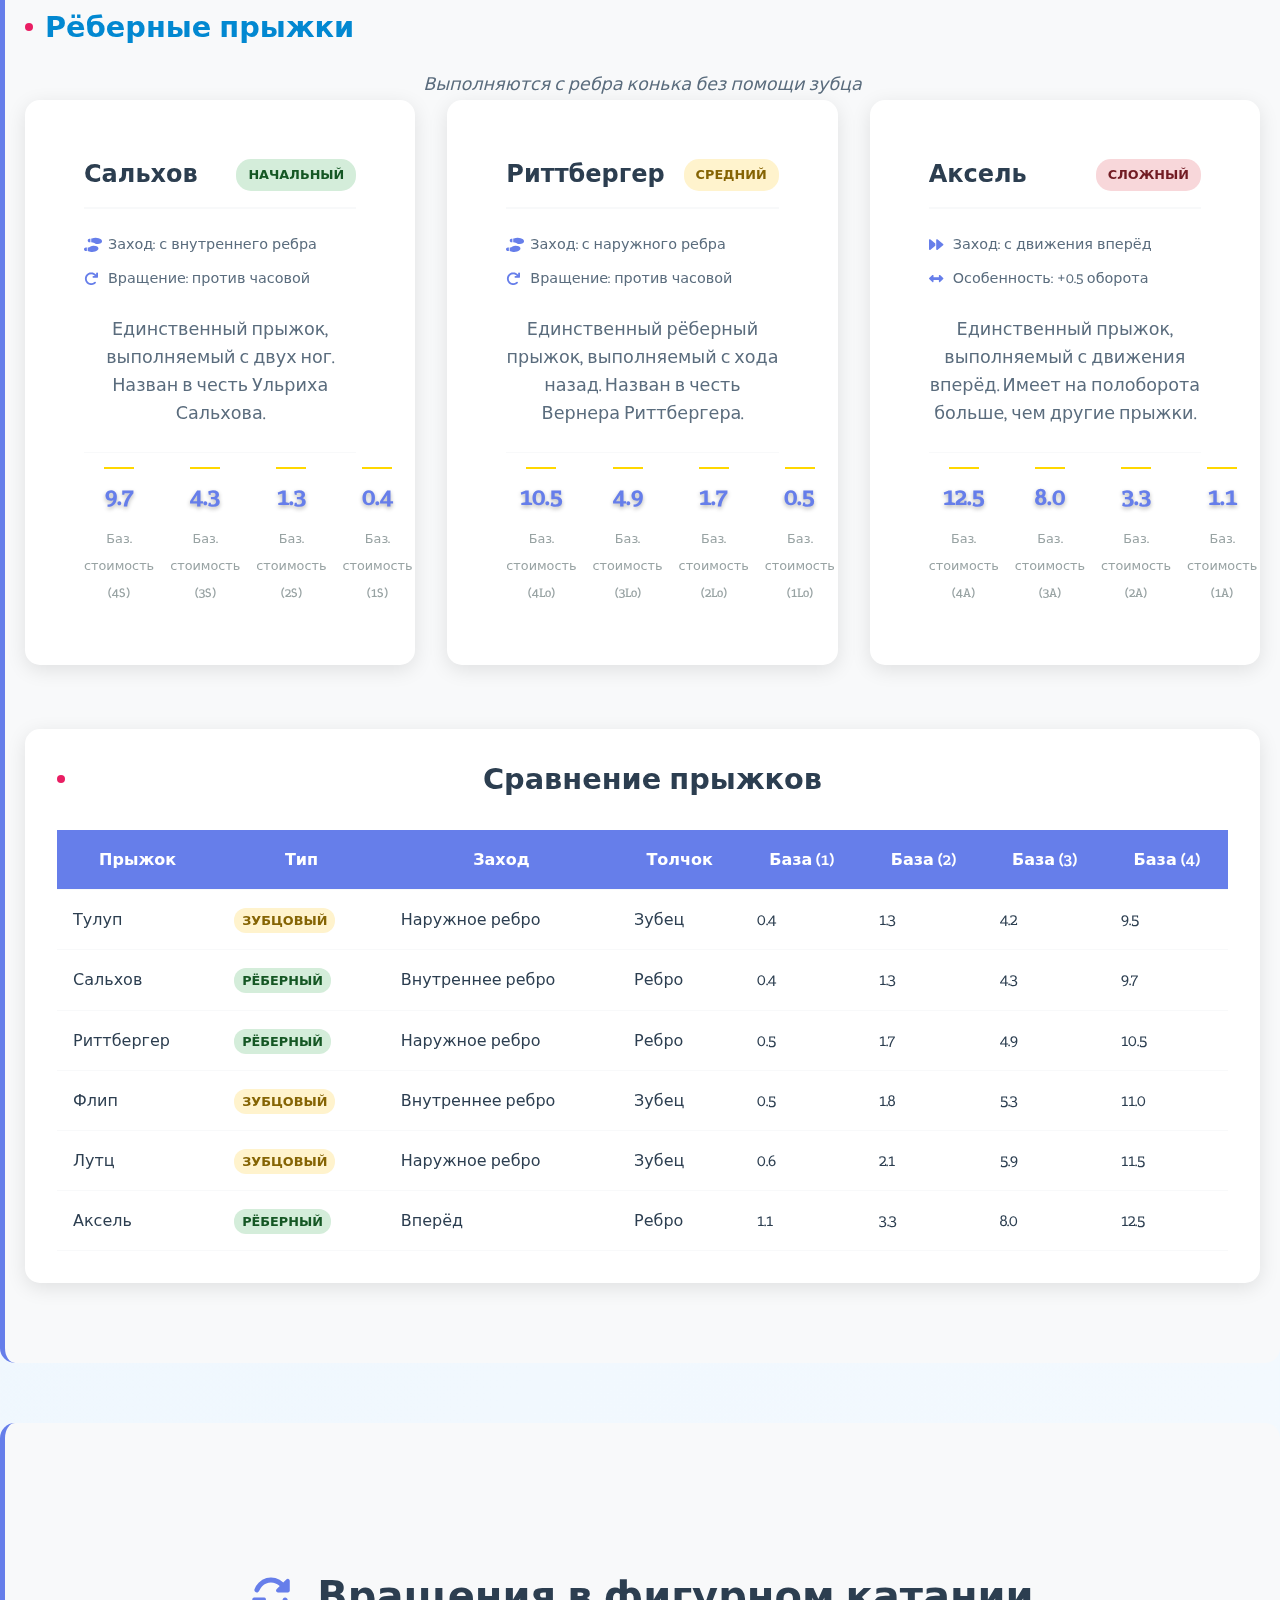
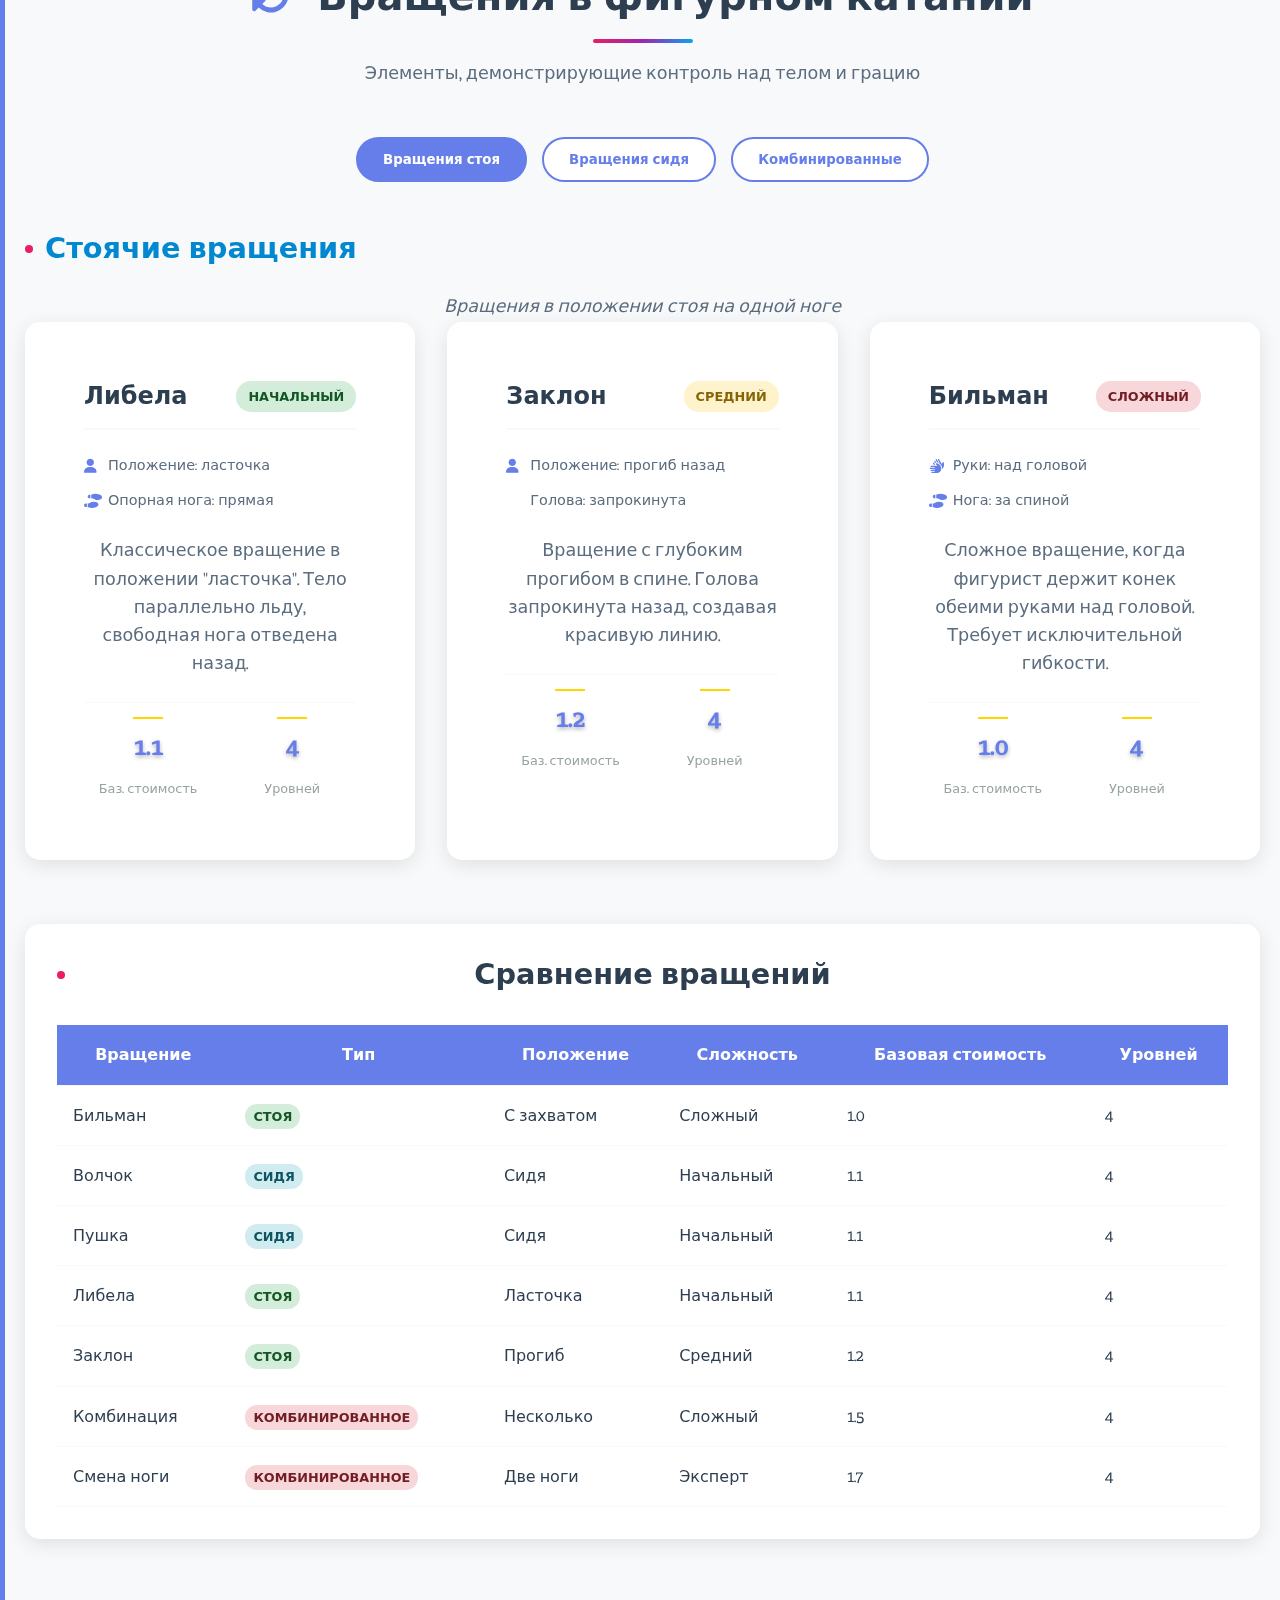
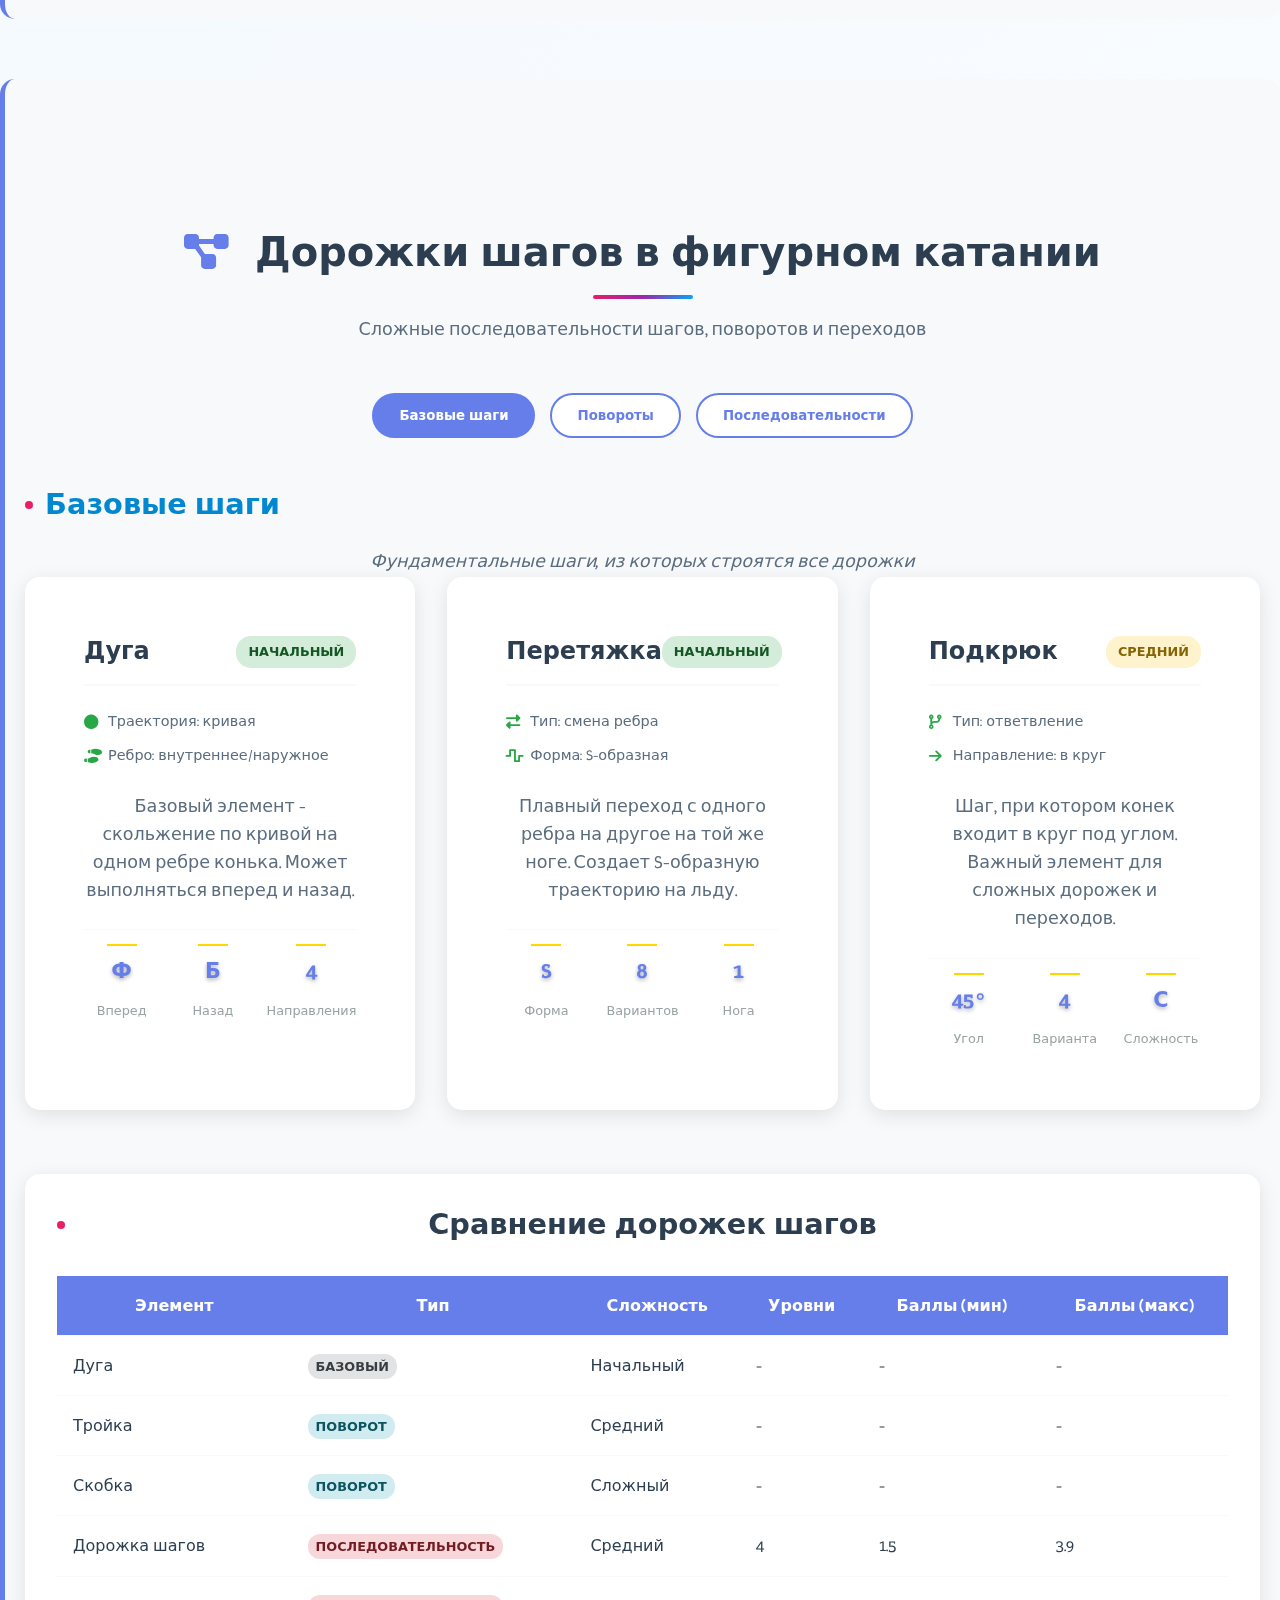
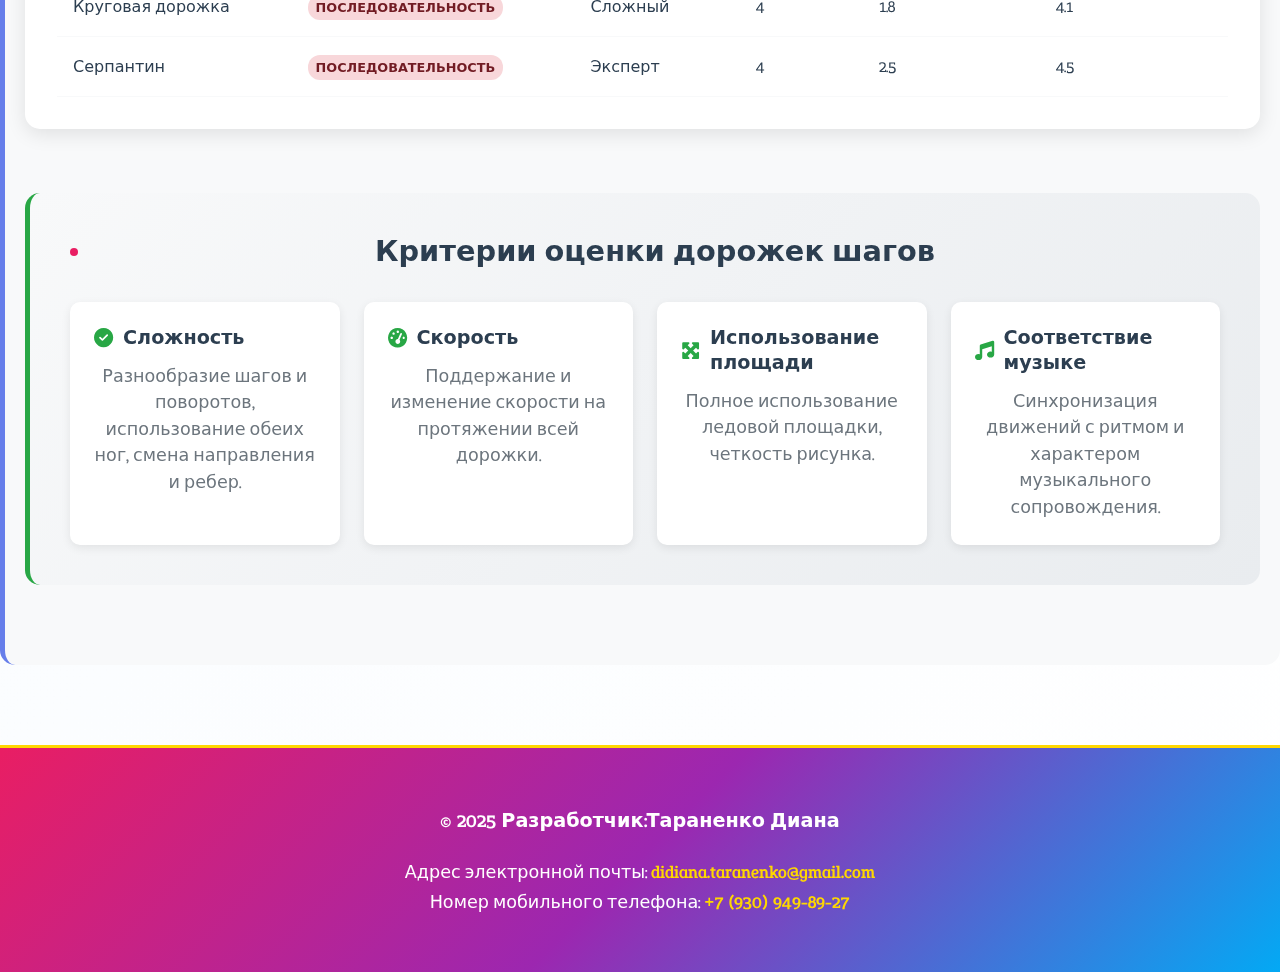
<file: elements.html>
<!DOCTYPE html>
<html lang="ru">
<head>
    <meta charset="UTF-8">
    <meta name="viewport" content="width=device-width, initial-scale=1.0">
    <title>База элементов фигурного катания | Российское фигурное катание</title>
    
    <link rel="preconnect" href="https://fonts.googleapis.com">
    <link rel="preconnect" href="https://fonts.gstatic.com" crossorigin>
    <link href="https://fonts.googleapis.com/css2?family=Epunda+Slab&family=Pacifico&display=swap" rel="stylesheet">
    <link rel="stylesheet" href="https://cdnjs.cloudflare.com/ajax/libs/font-awesome/6.4.0/css/all.min.css">
    
    <link rel="stylesheet" href="style.css">
    <link rel="icon" type="image/png" href="favicon3.jpg">
    <link rel="stylesheet" href="elements.css">
</head>
<body>
    <header>
        <div class="header-container">
            <div class="header-content">
                <div class="logo">
                    <img src="Russian_Olympic_Committee_flag.png" alt="Логотип Российской Федерации Фигурного Катания" width="200" height="120">
                </div>
                
                <nav>
                    <div class="mobile-menu-header">
                        <div class="menu-close-btn" onclick="toggleMenu()" title="Закрыть меню">
                            <span>×</span>
                        </div>
                    </div>
                    
                    <div class="nav-content">
                        <ul>
                            <li><a href="index.html">Российское фигурное катание</a></li>
                            <li><a href="competitions.html">Значимые мероприятия</a></li>
                            <li><a href="skaters.html">Российские фигуристы</a></li>
                            <li><a href="elements.html">Элементы в фигурном катании</a></li>
                            <li><a href="form.html">Формы регистрации и обратной связи</a></li>
                            <li class="notifications-nav-item">
                                <div class="notifications-container">
                                    <div class="notifications-icon" onclick="toggleNotifications()">
                                        🔔
                                        <span class="notification-badge">3</span>
                                    </div>
                                    <div class="notifications-dropdown">
                                        <button class="notifications-close" onclick="closeNotifications()" title="Закрыть">×</button>
                                        <div class="notifications-header">
                                            <h3>Уведомления</h3>
                                            <span class="notifications-count">3 новых</span>
                                        </div>
                                        <div class="notifications-list">
                                            <div class="notification-item unread">
                                            <div class="notification-icon">🏆</div>
                                            <div class="notification-content">
                                                <div class="notification-title">IV этап Гран-при России</div>
                                                <div class="notification-text">Пройдет в Москве 15-16 ноября</div>
                                                <div class="notification-time">11 нояб. 2025 г.</div>
                                                <button class="notification-read-btn" onclick="markAsRead(this)">Прочитано</button>
                                            </div>
                                        </div>
                                        <div class="notification-item unread">
                                            <div class="notification-icon">⭐</div>
                                            <div class="notification-content">
                                                <div class="notification-title">Ледовые шоу</div>
                                                <div class="notification-text">Новые даты выступлений</div>
                                                <div class="notification-time">12 сент. 2025 г.</div>
                                                <button class="notification-read-btn" onclick="markAsRead(this)">Прочитано</button>
                                            </div>
                                        </div>
                                        <div class="notification-item unread">
                                            <div class="notification-icon">📅</div>
                                            <div class="notification-content">
                                                <div class="notification-title">Расписание Гран-при</div>
                                                <div class="notification-text">Этапы сезона 2025-2026</div>
                                                <div class="notification-time">4 сент. 2025 г.</div>
                                                <button class="notification-read-btn" onclick="markAsRead(this)">Прочитано</button>
                                            </div>
                                        </div>
                                        <div class="notification-item">
                                            <div class="notification-icon">🎯</div>
                                            <div class="notification-content">
                                                <div class="notification-title">Новый сезон стартует</div>
                                                <div class="notification-text">Сезон 2025-2026 начинается в сентябре</div>
                                                <div class="notification-time">30 авг. 2025 г.</div>
                                            </div>
                                        </div>
                                        </div>
                                    </div>
                                </div>
                            </li>
                        </ul>
                    </div>
                </nav>
            </div>
            
            <div class="burger-menu" onclick="toggleMenu()">
                <span></span>
                <span></span>
                <span></span>
            </div>
        </div>
    </header>

    <div class="content-container">
        <main>
            <div class="elements-page">
                <div class="elements-header">
                    <h1>База элементов фигурного катания</h1>
                    <p>Полное руководство по всем элементам: от базовых до ультра-си</p>
                </div>

                <!-- Вступительный текст -->
                <section class="intro-section">
                    <div class="intro-content">
                        <p>Фигурное катание — это сложнокоординационный вид спорта, где программа спортсмена состоит из ключевых элементов: прыжков, вращений и дорожек шагов. На этой странице собрана полная база элементов, которая поможет вам разобраться в технике их выполнения, отличительных особенностях и системе оценок. Изучайте, чтобы лучше понимать красоту и сложность этого спорта!</p>
                    </div>
                </section>

                <!-- Основные категории -->
                <div class="categories-grid">
                    <div class="category-card" onclick="scrollToSection('jumps-section')">
                        <span class="category-icon"><i class="fas fa-arrow-up"></i></span>
                        <h3>Прыжки</h3>
                        <p>Рёберные и зубцовые прыжки различной сложности. Изучите технику выполнения четверных и тройных прыжков.</p>
                    <div class="category-stats">6 элементов</div>
                </div>

                <div class="category-card" onclick="scrollToSection('spins-section')">
                    <span class="category-icon"><i class="fas fa-sync-alt"></i></span>
                    <h3>Вращения</h3>
                    <p>Все виды вращений: волчки, либелы, заклонки. Уровни сложности и технические требования.</p>
                    <div class="category-stats">8 элементов</div>
                </div>

                <div class="category-card" onclick="scrollToSection('steps-section')">
                    <span class="category-icon"><i class="fas fa-project-diagram"></i></span>
                    <h3>Дорожки шагов</h3>
                    <p>Техника выполнения шагов, поворотов и их комбинаций. Критерии оценки уровней сложности.</p>
                    <div class="category-stats">6 элементов</div>
                </div>
    </div>

                <!-- Блок "Элементы ультра-си" -->
                <section class="ultra-c-elements">
                    <h2>Элементы ультра-си</h2>
                    <p class="section-subtitle">Самые зрелищные и сложные элементы, которые исполняют топ-фигуристы мира.</p>
                    <div class="ultra-c-list">
                        <div class="ultra-c-item">
                            <h4>Четверной Аксель</h4>
                            <p>Единственный прыжок в 4.5 оборота. На данный момент не засчитан никому на официальных соревнованиях.</p>
                        </div>
                        <div class="ultra-c-item">
                            <h4>Каскад из четырёх прыжков</h4>
                            <p>Комбинация, включающая четыре прыжка подряд, например, четверной лутц — тройной риттбергер — тройной сальхов — двойной аксель.</p>
                        </div>
                        <div class="ultra-c-item">
                            <h4>Вращение "Бильман" в две руки</h4>
                            <p>Вариация сложнейшего вращения, когда фигуристка держит конек обеими руками над головой.</p>
                        </div>
                    </div>
                </section>

                <!-- Блок "Для новичков" -->
                <section class="for-beginners">
                    <h2>С чего начать? Базовые элементы</h2>
                    <p class="section-subtitle">Если вы только начинаете знакомство с фигурным катанием, вот элементы, с которых стоит начать изучение.</p>
                    <div class="beginners-content">
                        <div class="beginners-item">
                            <i class="fas fa-star"></i>
                            <div>
                                <h4>Прыжок в 1 оборот (Одинарный)</h4>
                                <p>Основа всех прыжков. Поняв технику одинарных, легче понять четверные.</p>
                            </div>
                        </div>
                        <div class="beginners-item">
                            <i class="fas fa-star"></i>
                            <div>
                                <h4>Вращение "Волчок"</h4>
                                <p>Классическое вращение в положении сидя.</p>
                            </div>
                        </div>
                        <div class="beginners-item">
                            <i class="fas fa-star"></i>
                            <div>
                                <h4>Дуги и тройки</h4>
                                <p>Фундаментальные шаги и повороты, из которых строятся все дорожки.</p>
                            </div>
                        </div>
                    </div>
                </section>
            </div>
        </main>
    </div>
    <!-- Целевые секции для прокрутки -->
<!-- Секция Прыжки -->
<section id="jumps-section" class="target-section">
    <div class="section-header">
        <h2><i class="fas fa-arrow-up"></i> Прыжки в фигурном катании</h2>
        <p class="section-subtitle">Изучите технику выполнения различных прыжков</p>
    </div>

    <div class="jumps-container">
        <!-- Навигация по типам прыжков -->
        <div class="jumps-nav">
            <button class="nav-btn active" onclick="showJumpType('edge')">Рёберные прыжки</button>
            <button class="nav-btn" onclick="showJumpType('toe')">Зубцовые прыжки</button>
        </div>

        <!-- Рёберные прыжки -->
        <div class="jump-type active" id="edge-jumps">
            <h3>Рёберные прыжки</h3>
            <p class="type-description">Выполняются с ребра конька без помощи зубца</p>
            
            <div class="jumps-grid">
                <!-- Сальхов -->
                <div class="jump-card">
                    <div class="card-inner">
                        <div class="card-content">
                            <div class="jump-header">
                                <h4>Сальхов</h4>
                                <span class="difficulty easy">Начальный</span>
                            </div>
                            <div class="jump-content">
                                <div class="jump-technique">
                                    <span class="technique-item"><i class="fas fa-shoe-prints"></i> Заход: с внутреннего ребра</span>
                                    <span class="technique-item"><i class="fas fa-redo"></i> Вращение: против часовой</span>
                                </div>
                                <p>Единственный прыжок, выполняемый с двух ног. Назван в честь Ульриха Сальхова.</p>
                                <div class="jump-stats">
                                    <div class="stat">
                                        <span class="stat-value">9.7</span>
                                        <span class="stat-label">Баз. стоимость (4S)</span>
                                    </div>
                                    <div class="stat">
                                        <span class="stat-value">4.3</span>
                                        <span class="stat-label">Баз. стоимость (3S)</span>
                                    </div>
                                    <div class="stat">
                                        <span class="stat-value">1.3</span>
                                        <span class="stat-label">Баз. стоимость (2S)</span>
                                    </div>
                                    <div class="stat">
                                        <span class="stat-value">0.4</span>
                                        <span class="stat-label">Баз. стоимость (1S)</span>
                                    </div>
                                </div>
                            </div>
                        </div>
                    </div>
                </div>

                <!-- Риттбергер -->
                <div class="jump-card">
                    <div class="card-inner">
                        <div class="card-content">
                            <div class="jump-header">
                                <h4>Риттбергер</h4>
                                <span class="difficulty medium">Средний</span>
                            </div>
                            <div class="jump-content">
                                <div class="jump-technique">
                                    <span class="technique-item"><i class="fas fa-shoe-prints"></i> Заход: с наружного ребра</span>
                                    <span class="technique-item"><i class="fas fa-redo"></i> Вращение: против часовой</span>
                                </div>
                                <p>Единственный рёберный прыжок, выполняемый с хода назад. Назван в честь Вернера Риттбергера.</p>
                                <div class="jump-stats">
                                    <div class="stat">
                                        <span class="stat-value">10.5</span>
                                        <span class="stat-label">Баз. стоимость (4Lo)</span>
                                    </div>
                                    <div class="stat">
                                        <span class="stat-value">4.9</span>
                                        <span class="stat-label">Баз. стоимость (3Lo)</span>
                                    </div>
                                    <div class="stat">
                                        <span class="stat-value">1.7</span>
                                        <span class="stat-label">Баз. стоимость (2Lo)</span>
                                    </div>
                                    <div class="stat">
                                        <span class="stat-value">0.5</span>
                                        <span class="stat-label">Баз. стоимость (1Lo)</span>
                                    </div>
                                </div>
                            </div>
                        </div>
                    </div>
                </div>

                <!-- Аксель -->
                <div class="jump-card">
                    <div class="card-inner">
                        <div class="card-content">
                            <div class="jump-header">
                                <h4>Аксель</h4>
                                <span class="difficulty hard">Сложный</span>
                            </div>
                            <div class="jump-content">
                                <div class="jump-technique">
                                    <span class="technique-item"><i class="fas fa-forward"></i> Заход: с движения вперёд</span>
                                    <span class="technique-item"><i class="fas fa-arrows-alt-h"></i> Особенность: +0.5 оборота</span>
                                </div>
                                <p>Единственный прыжок, выполняемый с движения вперёд. Имеет на полоборота больше, чем другие прыжки.</p>
                                <div class="jump-stats">
                                    <div class="stat">
                                        <span class="stat-value">12.5</span>
                                        <span class="stat-label">Баз. стоимость (4A)</span>
                                    </div>
                                    <div class="stat">
                                        <span class="stat-value">8.0</span>
                                        <span class="stat-label">Баз. стоимость (3A)</span>
                                    </div>
                                    <div class="stat">
                                        <span class="stat-value">3.3</span>
                                        <span class="stat-label">Баз. стоимость (2A)</span>
                                    </div>
                                    <div class="stat">
                                        <span class="stat-value">1.1</span>
                                        <span class="stat-label">Баз. стоимость (1A)</span>
                                    </div>
                                </div>
                            </div>
                        </div>
                    </div>
                </div>
            </div>
        </div>

        <!-- Зубцовые прыжки -->
        <div class="jump-type" id="toe-jumps">
            <h3>Зубцовые прыжки</h3>
            <p class="type-description">Выполняются с отталкиванием зубцом конька</p>
            
            <div class="jumps-grid">
                <!-- Тулуп -->
                <div class="jump-card">
                    <div class="card-inner">
                        <div class="card-content">
                            <div class="jump-header">
                                <h4>Тулуп</h4>
                                <span class="difficulty easy">Начальный</span>
                            </div>
                            <div class="jump-content">
                                <div class="jump-technique">
                                    <span class="technique-item"><i class="fas fa-shoe-prints"></i> Заход: с наружного ребра</span>
                                    <span class="technique-item"><i class="fas fa-toe"></i> Толчок: зубцом</span>
                                </div>
                                <p>Самый простой зубцовый прыжок. Часто используется в каскадах. Название происходит от "toe loop".</p>
                                <div class="jump-stats">
                                    <div class="stat">
                                        <span class="stat-value">9.5</span>
                                        <span class="stat-label">Баз. стоимость (4T)</span>
                                    </div>
                                    <div class="stat">
                                        <span class="stat-value">4.2</span>
                                        <span class="stat-label">Баз. стоимость (3T)</span>
                                    </div>
                                    <div class="stat">
                                        <span class="stat-value">1.3</span>
                                        <span class="stat-label">Баз. стоимость (2T)</span>
                                    </div>
                                    <div class="stat">
                                        <span class="stat-value">0.4</span>
                                        <span class="stat-label">Баз. стоимость (1T)</span>
                                    </div>
                                </div>
                            </div>
                        </div>
                    </div>
                </div>

                <!-- Флип -->
                <div class="jump-card">
                    <div class="card-inner">
                        <div class="card-content">
                            <div class="jump-header">
                                <h4>Флип</h4>
                                <span class="difficulty medium">Средний</span>
                            </div>
                            <div class="jump-content">
                                <div class="jump-technique">
                                    <span class="technique-item"><i class="fas fa-shoe-prints"></i> Заход: с внутреннего ребра</span>
                                    <span class="technique-item"><i class="fas fa-toe"></i> Толчок: зубцом</span>
                                </div>
                                <p>Прыжок с внутреннего ребра с ударом зубцом другой ноги. Название происходит от звука удара зубцом.</p>
                                <div class="jump-stats">
                                    <div class="stat">
                                        <span class="stat-value">11.0</span>
                                        <span class="stat-label">Баз. стоимость (4F)</span>
                                    </div>
                                    <div class="stat">
                                        <span class="stat-value">5.3</span>
                                        <span class="stat-label">Баз. стоимость (3F)</span>
                                    </div>
                                    <div class="stat">
                                        <span class="stat-value">1.8</span>
                                        <span class="stat-label">Баз. стоимость (2F)</span>
                                    </div>
                                    <div class="stat">
                                        <span class="stat-value">0.5</span>
                                        <span class="stat-label">Баз. стоимость (1F)</span>
                                    </div>
                                </div>
                            </div>
                        </div>
                    </div>
                </div>

                <!-- Лутц -->
                <div class="jump-card">
                    <div class="card-inner">
                        <div class="card-content">
                            <div class="jump-header">
                                <h4>Лутц</h4>
                                <span class="difficulty hard">Сложный</span>
                            </div>
                            <div class="jump-content">
                                <div class="jump-technique">
                                    <span class="technique-item"><i class="fas fa-shoe-prints"></i> Заход: с наружного ребра</span>
                                    <span class="technique-item"><i class="fas fa-toe"></i> Толчок: зубцом</span>
                                </div>
                                <p>Самый сложный зубцовый прыжок. Назван в честь Алоиза Лутца. Часто выполняется с длинной подготовки.</p>
                                <div class="jump-stats">
                                    <div class="stat">
                                        <span class="stat-value">11.5</span>
                                        <span class="stat-label">Баз. стоимость (4Lz)</span>
                                    </div>
                                    <div class="stat">
                                        <span class="stat-value">5.9</span>
                                        <span class="stat-label">Баз. стоимость (3Lz)</span>
                                    </div>
                                    <div class="stat">
                                        <span class="stat-value">2.1</span>
                                        <span class="stat-label">Баз. стоимость (2Lz)</span>
                                    </div>
                                    <div class="stat">
                                        <span class="stat-value">0.6</span>
                                        <span class="stat-label">Баз. стоимость (1Lz)</span>
                                    </div>
                                </div>
                            </div>
                        </div>
                    </div>
                </div>
            </div>
        </div>
    </div>

    <!-- Сравнительная таблица -->
    <div class="comparison-table">
        <h3>Сравнение прыжков</h3>
        <div class="table-container">
            <table>
                <thead>
                    <tr>
                        <th>Прыжок</th>
                        <th>Тип</th>
                        <th>Заход</th>
                        <th>Толчок</th>
                        <th>База (1)</th>
                        <th>База (2)</th>
                        <th>База (3)</th>
                        <th>База (4)</th>
                    </tr>
                </thead>
                <tbody>
                    <tr>
                        <td>Тулуп</td>
                        <td><span class="badge toe">Зубцовый</span></td>
                        <td>Наружное ребро</td>
                        <td>Зубец</td>
                        <td>0.4</td>
                        <td>1.3</td>
                        <td>4.2</td>
                        <td>9.5</td>
                    </tr>
                    <tr>
                        <td>Сальхов</td>
                        <td><span class="badge edge">Рёберный</span></td>
                        <td>Внутреннее ребро</td>
                        <td>Ребро</td>
                        <td>0.4</td>
                        <td>1.3</td>
                        <td>4.3</td>
                        <td>9.7</td>
                    </tr>
                    <tr>
                        <td>Риттбергер</td>
                        <td><span class="badge edge">Рёберный</span></td>
                        <td>Наружное ребро</td>
                        <td>Ребро</td>
                        <td>0.5</td>
                        <td>1.7</td>
                        <td>4.9</td>
                        <td>10.5</td>
                    </tr>
                    <tr>
                        <td>Флип</td>
                        <td><span class="badge toe">Зубцовый</span></td>
                        <td>Внутреннее ребро</td>
                        <td>Зубец</td>
                        <td>0.5</td>
                        <td>1.8</td>
                        <td>5.3</td>
                        <td>11.0</td>
                    </tr>
                    <tr>
                        <td>Лутц</td>
                        <td><span class="badge toe">Зубцовый</span></td>
                        <td>Наружное ребро</td>
                        <td>Зубец</td>
                        <td>0.6</td>
                        <td>2.1</td>
                        <td>5.9</td>
                        <td>11.5</td>
                    </tr>
                    <tr>
                        <td>Аксель</td>
                        <td><span class="badge edge">Рёберный</span></td>
                        <td>Вперёд</td>
                        <td>Ребро</td>
                        <td>1.1</td>
                        <td>3.3</td>
                        <td>8.0</td>
                        <td>12.5</td>
                    </tr>
                </tbody>
            </table>
        </div>
    </div>
</section>

<!-- Секция Вращения -->
<section id="spins-section" class="target-section">
    <div class="section-header">
        <h2><i class="fas fa-sync-alt"></i> Вращения в фигурном катании</h2>
        <p class="section-subtitle">Элементы, демонстрирующие контроль над телом и грацию</p>
    </div>

    <div class="spins-container">
        <!-- Навигация по типам вращений -->
        <div class="spins-nav">
            <button class="nav-btn active" onclick="showSpinType('standing')">Вращения стоя</button>
            <button class="nav-btn" onclick="showSpinType('sitting')">Вращения сидя</button>
            <button class="nav-btn" onclick="showSpinType('combination')">Комбинированные</button>
        </div>

        <!-- Стоячие вращения -->
        <div class="spin-type active" id="standing-spins">
            <h3>Стоячие вращения</h3>
            <p class="type-description">Вращения в положении стоя на одной ноге</p>
            
            <div class="spins-grid">
                <!-- Либела -->
                <div class="spin-card">
                    <div class="card-inner">
                        <div class="card-content">
                            <div class="spin-header">
                                <h4>Либела</h4>
                                <span class="difficulty easy">Начальный</span>
                            </div>
                            <div class="spin-content">
                                <div class="spin-technique">
                                    <span class="technique-item"><i class="fas fa-user"></i> Положение: ласточка</span>
                                    <span class="technique-item"><i class="fas fa-shoe-prints"></i> Опорная нога: прямая</span>
                                </div>
                                <p>Классическое вращение в положении "ласточка". Тело параллельно льду, свободная нога отведена назад.</p>
                                <div class="spin-stats">
                                    <div class="stat">
                                        <span class="stat-value">1.1</span>
                                        <span class="stat-label">Баз. стоимость</span>
                                    </div>
                                    <div class="stat">
                                        <span class="stat-value">4</span>
                                        <span class="stat-label">Уровней</span>
                                    </div>
                                </div>
                            </div>
                        </div>
                    </div>
                </div>

                <!-- Заклон -->
                <div class="spin-card">
                    <div class="card-inner">
                        <div class="card-content">
                            <div class="spin-header">
                                <h4>Заклон</h4>
                                <span class="difficulty medium">Средний</span>
                            </div>
                            <div class="spin-content">
                                <div class="spin-technique">
                                    <span class="technique-item"><i class="fas fa-user"></i> Положение: прогиб назад</span>
                                    <span class="technique-item"><i class="fas fa-head-side"></i> Голова: запрокинута</span>
                                </div>
                                <p>Вращение с глубоким прогибом в спине. Голова запрокинута назад, создавая красивую линию.</p>
                                <div class="spin-stats">
                                    <div class="stat">
                                        <span class="stat-value">1.2</span>
                                        <span class="stat-label">Баз. стоимость</span>
                                    </div>
                                    <div class="stat">
                                        <span class="stat-value">4</span>
                                        <span class="stat-label">Уровней</span>
                                    </div>
                                </div>
                            </div>
                        </div>
                    </div>
                </div>

                <div class="spin-card">
                    <div class="card-inner">
                        <div class="card-content">
                            <div class="spin-header">
                                <h4>Бильман</h4>
                                <span class="difficulty hard">Сложный</span>
                            </div>
                            <div class="spin-content">
                                <div class="spin-technique">
                                    <span class="technique-item"><i class="fas fa-hands"></i> Руки: над головой</span>
                                    <span class="technique-item"><i class="fas fa-shoe-prints"></i> Нога: за спиной</span>
                                </div>
                                <p>Сложное вращение, когда фигурист держит конек обеими руками над головой. Требует исключительной гибкости.</p>
                                <div class="spin-stats">
                                    <div class="stat">
                                        <span class="stat-value">1.0</span>
                                        <span class="stat-label">Баз. стоимость</span>
                                    </div>
                                    <div class="stat">
                                        <span class="stat-value">4</span>
                                        <span class="stat-label">Уровней</span>
                                    </div>
                                </div>
                            </div>
                        </div>
                    </div>
                </div>
            </div>
        </div>
        <div class="spin-type" id="sitting-spins">
            <h3>Вращения, выполняющиеся сидя</h3>
            <p class="type-description">Вращения в положении сидя на опорной ноге</p>
            
            <div class="spins-grid">
                <!-- Волчок -->
                <div class="spin-card">
                    <div class="card-inner">
                        <div class="card-content">
                            <div class="spin-header">
                                <h4>Волчок</h4>
                                <span class="difficulty easy">Начальный</span>
                            </div>
                            <div class="spin-content">
                                <div class="spin-technique">
                                    <span class="technique-item"><i class="fas fa-user"></i> Положение: сидя</span>
                                    <span class="technique-item"><i class="fas fa-shoe-prints"></i> Нога: параллельно льду</span>
                                </div>
                                <p>Базовое сидячее вращение. Опорная нога согнута, свободная нога вытянута параллельно льду.</p>
                                <div class="spin-stats">
                                    <div class="stat">
                                        <span class="stat-value">1.1</span>
                                        <span class="stat-label">Баз. стоимость</span>
                                    </div>
                                    <div class="stat">
                                        <span class="stat-value">4</span>
                                        <span class="stat-label">Уровней</span>
                                    </div>
                                </div>
                            </div>
                        </div>
                    </div>
                </div>
                <!-- Пушка -->
                <div class="spin-card">
                    <div class="card-inner">
                        <div class="card-content">
                            <div class="spin-header">
                                <h4>Пушка</h4>
                                <span class="difficulty easy">Начальный</span>
                            </div>
                            <div class="spin-content">
                                <div class="spin-technique">
                                    <span class="technique-item"><i class="fas fa-user"></i> Положение: сидя</span>
                                    <span class="technique-item"><i class="fas fa-shoe-prints"></i> Нога: параллельно льду</span>
                                </div>
                                <p>Свободная нога вытянута вперёд и удерживается руками параллельно льду. Корпус плотно «сложен» к опорной ноге. Требует гибкости и контроля.</p>
                                <div class="spin-stats">
                                    <div class="stat">
                                        <span class="stat-value">1.1</span>
                                        <span class="stat-label">Баз. стоимость</span>
                                    </div>
                                    <div class="stat">
                                        <span class="stat-value">4</span>
                                        <span class="stat-label">Уровней</span>
                                    </div>
                                </div>
                            </div>
                        </div>
                    </div>
                </div>
            </div>
        </div>

        <!-- Комбинированные вращения -->
        <div class="spin-type" id="combination-spins">
            <h3>Комбинированные вращения</h3>
            <p class="type-description">Сочетание нескольких вращений без остановки</p>
            
            <div class="spins-grid">
                <!-- Комбинация с заклоном -->
                <div class="spin-card">
                    <div class="card-inner">
                        <div class="card-content">
                            <div class="spin-header">
                                <h4>Комбинация с заклоном</h4>
                                <span class="difficulty hard">Сложный</span>
                            </div>
                            <div class="spin-content">
                                <div class="spin-technique">
                                    <span class="technique-item"><i class="fas fa-random"></i> Переходы: плавные</span>
                                    <span class="technique-item"><i class="fas fa-sync"></i> Смена: позиций</span>
                                </div>
                                <p>Комбинация включает несколько вращений: либела → заклон → бильман. Требует отличного контроля.</p>
                                <div class="spin-stats">
                                    <div class="stat">
                                        <span class="stat-value">1.5</span>
                                        <span class="stat-label">Баз. стоимость</span>
                                    </div>
                                    <div class="stat">
                                        <span class="stat-value">4</span>
                                        <span class="stat-label">Уровней</span>
                                    </div>
                                </div>
                            </div>
                        </div>
                    </div>
                </div>

                <!-- Комбинация со сменой ноги -->
                <div class="spin-card">
                    <div class="card-inner">
                        <div class="card-content">
                            <div class="spin-header">
                                <h4>Со сменой ноги</h4>
                                <span class="difficulty expert">Эксперт</span>
                            </div>
                            <div class="spin-content">
                                <div class="spin-technique">
                                    <span class="technique-item"><i class="fas fa-exchange-alt"></i> Смена: ноги</span>
                                    <span class="technique-item"><i class="fas fa-redo"></i> Вращение: продолжается</span>
                                </div>
                                <p>Сложнейшая комбинация со сменой опорной ноги во время вращения. Требует исключительного баланса.</p>
                                <div class="spin-stats">
                                    <div class="stat">
                                        <span class="stat-value">1.7</span>
                                        <span class="stat-label">Баз. стоимость</span>
                                    </div>
                                    <div class="stat">
                                        <span class="stat-value">4</span>
                                        <span class="stat-label">Уровней</span>
                                    </div>
                                </div>
                            </div>
                        </div>
                    </div>
                </div>
            </div>
        </div>
    </div>

    <!-- Таблица сравнения вращений -->
    <div class="comparison-table">
        <h3>Сравнение вращений</h3>
        <div class="table-container">
            <table>
                <thead>
                    <tr>
                        <th>Вращение</th>
                        <th>Тип</th>
                        <th>Положение</th>
                        <th>Сложность</th>
                        <th>Базовая стоимость</th>
                        <th>Уровней</th>
                    </tr>
                </thead>
                <tbody>
                    <tr>
                        <td>Бильман</td>
                        <td><span class="badge standing">Стоя</span></td>
                        <td>С захватом</td>
                        <td>Сложный</td>
                        <td>1.0</td>
                        <td>4</td>
                    </tr>
                    <tr>
                        <td>Волчок</td>
                        <td><span class="badge sitting">Сидя</span></td>
                        <td>Сидя</td>
                        <td>Начальный</td>
                        <td>1.1</td>
                        <td>4</td>
                    </tr>
                    <tr>
                        <td>Пушка</td>
                        <td><span class="badge sitting">Сидя</span></td>
                        <td>Сидя</td>
                        <td>Начальный</td>
                        <td>1.1</td>
                        <td>4</td>
                    </tr>
                    <tr>
                        <td>Либела</td>
                        <td><span class="badge standing">Стоя</span></td>
                        <td>Ласточка</td>
                        <td>Начальный</td>
                        <td>1.1</td>
                        <td>4</td>
                    </tr>
                    <tr>
                        <td>Заклон</td>
                        <td><span class="badge standing">Стоя</span></td>
                        <td>Прогиб</td>
                        <td>Средний</td>
                        <td>1.2</td>
                        <td>4</td>
                    </tr>
                    <tr>
                        <td>Комбинация</td>
                        <td><span class="badge combination">Комбинированное</span></td>
                        <td>Несколько</td>
                        <td>Сложный</td>
                        <td>1.5</td>
                        <td>4</td>
                    </tr>
                    <tr>
                        <td>Смена ноги</td>
                        <td><span class="badge combination">Комбинированное</span></td>
                        <td>Две ноги</td>
                        <td>Эксперт</td>
                        <td>1.7</td>
                        <td>4</td>
                    </tr>
                </tbody>
            </table>
        </div>
    </div>
</section>

<!-- Секция Дорожки шагов -->
<section id="steps-section" class="target-section">
    <div class="section-header">
        <h2><i class="fas fa-project-diagram"></i> Дорожки шагов в фигурном катании</h2>
        <p class="section-subtitle">Сложные последовательности шагов, поворотов и переходов</p>
    </div>

    <div class="steps-container">
        <!-- Навигация по типам дорожек -->
        <div class="steps-nav">
            <button class="nav-btn active" onclick="showStepType('basic')">Базовые шаги</button>
            <button class="nav-btn" onclick="showStepType('turns')">Повороты</button>
            <button class="nav-btn" onclick="showStepType('sequences')">Последовательности</button>
        </div>

        <!-- Базовые шаги -->
        <div class="step-type active" id="basic-steps">
            <h3>Базовые шаги</h3>
            <p class="type-description">Фундаментальные шаги, из которых строятся все дорожки</p>
            
            <div class="steps-grid">
                <!-- Дуга -->
                <div class="step-card">
                    <div class="card-inner">
                        <div class="card-content">
                            <div class="step-header">
                                <h4>Дуга</h4>
                                <span class="difficulty easy">Начальный</span>
                            </div>
                            <div class="step-content">
                                <div class="step-technique">
                                    <span class="technique-item"><i class="fas fa-circle"></i> Траектория: кривая</span>
                                    <span class="technique-item"><i class="fas fa-shoe-prints"></i> Ребро: внутреннее/наружное</span>
                                </div>
                                <p>Базовый элемент - скольжение по кривой на одном ребре конька. Может выполняться вперед и назад.</p>
                                <div class="step-stats">
                                    <div class="stat">
                                        <span class="stat-value">Ф</span>
                                        <span class="stat-label">Вперед</span>
                                    </div>
                                    <div class="stat">
                                        <span class="stat-value">Б</span>
                                        <span class="stat-label">Назад</span>
                                    </div>
                                    <div class="stat">
                                        <span class="stat-value">4</span>
                                        <span class="stat-label">Направления</span>
                                    </div>
                                </div>
                            </div>
                        </div>
                    </div>
                </div>

                <!-- Перетяжка -->
                <div class="step-card">
                    <div class="card-inner">
                        <div class="card-content">
                            <div class="step-header">
                                <h4>Перетяжка</h4>
                                <span class="difficulty easy">Начальный</span>
                            </div>
                            <div class="step-content">
                                <div class="step-technique">
                                    <span class="technique-item"><i class="fas fa-exchange-alt"></i> Тип: смена ребра</span>
                                    <span class="technique-item"><i class="fas fa-wave-square"></i> Форма: S-образная</span>
                                </div>
                                <p>Плавный переход с одного ребра на другое на той же ноге. Создает S-образную траекторию на льду.</p>
                                <div class="step-stats">
                                    <div class="stat">
                                        <span class="stat-value">S</span>
                                        <span class="stat-label">Форма</span>
                                    </div>
                                    <div class="stat">
                                        <span class="stat-value">8</span>
                                        <span class="stat-label">Вариантов</span>
                                    </div>
                                    <div class="stat">
                                        <span class="stat-value">1</span>
                                        <span class="stat-label">Нога</span>
                                    </div>
                                </div>
                            </div>
                        </div>
                    </div>
                </div>

                <!-- Подкрюк -->
                <div class="step-card">
                    <div class="card-inner">
                        <div class="card-content">
                            <div class="step-header">
                                <h4>Подкрюк</h4>
                                <span class="difficulty medium">Средний</span>
                            </div>
                            <div class="step-content">
                                <div class="step-technique">
                                    <span class="technique-item"><i class="fas fa-code-branch"></i> Тип: ответвление</span>
                                    <span class="technique-item"><i class="fas fa-arrow-right"></i> Направление: в круг</span>
                                </div>
                                <p>Шаг, при котором конек входит в круг под углом. Важный элемент для сложных дорожек и переходов.</p>
                                <div class="step-stats">
                                    <div class="stat">
                                        <span class="stat-value">45°</span>
                                        <span class="stat-label">Угол</span>
                                    </div>
                                    <div class="stat">
                                        <span class="stat-value">4</span>
                                        <span class="stat-label">Варианта</span>
                                    </div>
                                    <div class="stat">
                                        <span class="stat-value">С</span>
                                        <span class="stat-label">Сложность</span>
                                    </div>
                                </div>
                            </div>
                        </div>
                    </div>
                </div>
            </div>
        </div>

        <!-- Повороты -->
        <div class="step-type" id="turns-steps">
            <h3>Повороты</h3>
            <p class="type-description">Вращательные элементы, выполняемые на одном коньке</p>
            
            <div class="steps-grid">
                <!-- Тройка -->
                <div class="step-card">
                    <div class="card-inner">
                        <div class="card-content">
                            <div class="step-header">
                                <h4>Тройка</h4>
                                <span class="difficulty medium">Средний</span>
                            </div>
                            <div class="step-content">
                                <div class="step-technique">
                                    <span class="technique-item"><i class="fas fa-redo"></i> Поворот: 180°</span>
                                    <span class="technique-item"><i class="fas fa-sync"></i> Смена: направления</span>
                                </div>
                                <p>Поворот на 180 градусов со сменой ребра и направления движения. Оставляет на льду след в виде цифры 3.</p>
                                <div class="step-stats">
                                    <div class="stat">
                                        <span class="stat-value">180°</span>
                                        <span class="stat-label">Поворот</span>
                                    </div>
                                    <div class="stat">
                                        <span class="stat-value">8</span>
                                        <span class="stat-label">Типов</span>
                                    </div>
                                    <div class="stat">
                                        <span class="stat-value">1.2</span>
                                        <span class="stat-label">Сложность</span>
                                    </div>
                                </div>
                            </div>
                        </div>
                    </div>
                </div>

                <!-- Скобка -->
                <div class="step-card">
                    <div class="card-inner">
                        <div class="card-content">
                            <div class="step-header">
                                <h4>Скобка</h4>
                                <span class="difficulty hard">Сложный</span>
                            </div>
                            <div class="step-content">
                                <div class="step-technique">
                                    <span class="technique-item"><i class="fas fa-code"></i> Символ: { }</span>
                                    <span class="technique-item"><i class="fas fa-exchange-alt"></i> Ребро: противоход</span>
                                </div>
                                <p>Сложный поворот, при котором выход происходит на ребре, противоположном ожидаемому. Оставляет след в виде скобки.</p>
                                <div class="step-stats">
                                    <div class="stat">
                                        <span class="stat-value">180°</span>
                                        <span class="stat-label">Поворот</span>
                                    </div>
                                    <div class="stat">
                                        <span class="stat-value">8</span>
                                        <span class="stat-label">Типов</span>
                                    </div>
                                    <div class="stat">
                                        <span class="stat-value">1.5</span>
                                        <span class="stat-label">Сложность</span>
                                    </div>
                                </div>
                            </div>
                        </div>
                    </div>
                </div>

                <!-- Крюк -->
                <div class="step-card">
                    <div class="card-inner">
                        <div class="card-content">
                            <div class="step-header">
                                <h4>Крюк</h4>
                                <span class="difficulty hard">Сложный</span>
                            </div>
                            <div class="step-content">
                                <div class="step-technique">
                                    <span class="technique-item"><i class="fas fa-anchor"></i> Форма: крюк</span>
                                    <span class="technique-item"><i class="fas fa-retweet"></i> Направление: резкое</span>
                                </div>
                                <p>Резкий поворот на ограниченном пространстве. Выполняется с глубоким ребром и сильным контролем тела.</p>
                                <div class="step-stats">
                                    <div class="stat">
                                        <span class="stat-value">90°+</span>
                                        <span class="stat-label">Поворот</span>
                                    </div>
                                    <div class="stat">
                                        <span class="stat-value">4</span>
                                        <span class="stat-label">Типа</span>
                                    </div>
                                    <div class="stat">
                                        <span class="stat-value">1.7</span>
                                        <span class="stat-label">Сложность</span>
                                    </div>
                                </div>
                            </div>
                        </div>
                    </div>
                </div>

                <!-- Выкрюк -->
                <div class="step-card">
                    <div class="card-inner">
                        <div class="card-content">
                            <div class="step-header">
                                <h4>Выкрюк</h4>
                                <span class="difficulty expert">Эксперт</span>
                            </div>
                            <div class="step-content">
                                <div class="step-technique">
                                    <span class="technique-item"><i class="fas fa-external-link-alt"></i> Направление: наружу</span>
                                    <span class="technique-item"><i class="fas fa-expand-arrows-alt"></i> Движение: расширяющее</span>
                                </div>
                                <p>Самый сложный поворот, противоположный крюку. Требует исключительного контроля ребра и баланса.</p>
                                <div class="step-stats">
                                    <div class="stat">
                                        <span class="stat-value">90°+</span>
                                        <span class="stat-label">Поворот</span>
                                    </div>
                                    <div class="stat">
                                        <span class="stat-value">4</span>
                                        <span class="stat-label">Типа</span>
                                    </div>
                                    <div class="stat">
                                        <span class="stat-value">2.0</span>
                                        <span class="stat-label">Сложность</span>
                                    </div>
                                </div>
                            </div>
                        </div>
                    </div>
                </div>
            </div>
        </div>

        <!-- Последовательности -->
        <div class="step-type" id="sequences-steps">
            <h3>Последовательности и дорожки</h3>
            <p class="type-description">Комбинации шагов и поворотов, оцениваемые как целые элементы</p>
            
            <div class="steps-grid">
                <!-- Дорожка шагов -->
                <div class="step-card">
                    <div class="card-inner">
                        <div class="card-content">
                            <div class="step-header">
                                <h4>Дорожка шагов</h4>
                                <span class="difficulty medium">Средний</span>
                            </div>
                            <div class="step-content">
                                <div class="step-technique">
                                    <span class="technique-item"><i class="fas fa-road"></i> Тип: линейная</span>
                                    <span class="technique-item"><i class="fas fa-random"></i> Шаги: разнообразные</span>
                                </div>
                                <p>Последовательность шагов и поворотов по прямой или изогнутой линии. Оценивается по сложности и качеству исполнения.</p>
                                <div class="step-stats">
                                    <div class="stat">
                                        <span class="stat-value">1-4</span>
                                        <span class="stat-label">Уровень</span>
                                    </div>
                                    <div class="stat">
                                        <span class="stat-value">1.5-3.9</span>
                                        <span class="stat-label">Баллы</span>
                                    </div>
                                    <div class="stat">
                                        <span class="stat-value">✰✰✰</span>
                                        <span class="stat-label">Сложность</span>
                                    </div>
                                </div>
                            </div>
                        </div>
                    </div>
                </div>

                <!-- Круговая дорожка -->
                <div class="step-card">
                    <div class="card-inner">
                        <div class="card-content">
                            <div class="step-header">
                                <h4>Круговая дорожка</h4>
                                <span class="difficulty hard">Сложный</span>
                            </div>
                            <div class="step-content">
                                <div class="step-technique">
                                    <span class="technique-item"><i class="fas fa-circle"></i> Форма: круг</span>
                                    <span class="technique-item"><i class="fas fa-infinity"></i> Движение: непрерывное</span>
                                </div>
                                <p>Дорожка шагов по кругу. Требует постоянного поддержания скорости и контроля над ребрами коньков.</p>
                                <div class="step-stats">
                                    <div class="stat">
                                        <span class="stat-value">1-4</span>
                                        <span class="stat-label">Уровень</span>
                                    </div>
                                    <div class="stat">
                                        <span class="stat-value">1.8-4.1</span>
                                        <span class="stat-label">Баллы</span>
                                    </div>
                                    <div class="stat">
                                        <span class="stat-value">✰✰✰✰</span>
                                        <span class="stat-label">Сложность</span>
                                    </div>
                                </div>
                            </div>
                        </div>
                    </div>
                </div>

                <!-- Серпантин -->
                <div class="step-card">
                    <div class="card-inner">
                        <div class="card-content">
                            <div class="step-header">
                                <h4>Серпантин</h4>
                                <span class="difficulty expert">Эксперт</span>
                            </div>
                            <div class="step-content">
                                <div class="step-technique">
                                    <span class="technique-item"><i class="fas fa-wave-square"></i> Форма: S-образная</span>
                                    <span class="technique-item"><i class="fas fa-sync-alt"></i> Повороты: частые</span>
                                </div>
                                <p>Сложнейшая дорожка с частой сменой направления и ребер. Требует высочайшего мастерства владения коньком.</p>
                                <div class="step-stats">
                                    <div class="stat">
                                        <span class="stat-value">3-4</span>
                                        <span class="stat-label">Уровень</span>
                                    </div>
                                    <div class="stat">
                                        <span class="stat-value">2.5-4.5</span>
                                        <span class="stat-label">Баллы</span>
                                    </div>
                                    <div class="stat">
                                        <span class="stat-value">✰✰✰✰✰</span>
                                        <span class="stat-label">Сложность</span>
                                    </div>
                                </div>
                            </div>
                        </div>
                    </div>
                </div>
            </div>
        </div>
    </div>

    <!-- Таблица сравнения дорожек шагов -->
    <div class="comparison-table">
        <h3>Сравнение дорожек шагов</h3>
        <div class="table-container">
            <table>
                <thead>
                    <tr>
                        <th>Элемент</th>
                        <th>Тип</th>
                        <th>Сложность</th>
                        <th>Уровни</th>
                        <th>Баллы (мин)</th>
                        <th>Баллы (макс)</th>
                    </tr>
                </thead>
                <tbody>
                    <tr>
                        <td>Дуга</td>
                        <td><span class="badge basic">Базовый</span></td>
                        <td>Начальный</td>
                        <td>-</td>
                        <td>-</td>
                        <td>-</td>
                    </tr>
                    <tr>
                        <td>Тройка</td>
                        <td><span class="badge turn">Поворот</span></td>
                        <td>Средний</td>
                        <td>-</td>
                        <td>-</td>
                        <td>-</td>
                    </tr>
                    <tr>
                        <td>Скобка</td>
                        <td><span class="badge turn">Поворот</span></td>
                        <td>Сложный</td>
                        <td>-</td>
                        <td>-</td>
                        <td>-</td>
                    </tr>
                    <tr>
                        <td>Дорожка шагов</td>
                        <td><span class="badge sequence">Последовательность</span></td>
                        <td>Средний</td>
                        <td>4</td>
                        <td>1.5</td>
                        <td>3.9</td>
                    </tr>
                    <tr>
                        <td>Круговая дорожка</td>
                        <td><span class="badge sequence">Последовательность</span></td>
                        <td>Сложный</td>
                        <td>4</td>
                        <td>1.8</td>
                        <td>4.1</td>
                    </tr>
                    <tr>
                        <td>Серпантин</td>
                        <td><span class="badge sequence">Последовательность</span></td>
                        <td>Эксперт</td>
                        <td>4</td>
                        <td>2.5</td>
                        <td>4.5</td>
                    </tr>
                </tbody>
            </table>
        </div>
    </div>

    <!-- Блок с критериями оценки -->
    <div class="scoring-criteria">
        <h3>Критерии оценки дорожек шагов</h3>
        <div class="criteria-grid">
            <div class="criterion">
                <h4><i class="fas fa-check-circle"></i> Сложность</h4>
                <p>Разнообразие шагов и поворотов, использование обеих ног, смена направления и ребер.</p>
            </div>
            <div class="criterion">
                <h4><i class="fas fa-tachometer-alt"></i> Скорость</h4>
                <p>Поддержание и изменение скорости на протяжении всей дорожки.</p>
            </div>
            <div class="criterion">
                <h4><i class="fas fa-expand-arrows-alt"></i> Использование площади</h4>
                <p>Полное использование ледовой площадки, четкость рисунка.</p>
            </div>
            <div class="criterion">
                <h4><i class="fas fa-music"></i> Соответствие музыке</h4>
                <p>Синхронизация движений с ритмом и характером музыкального сопровождения.</p>
            </div>
        </div>
    </div>
</section>
    <footer class="footer"> <!-- Подвал страницы -->
        <div class="footer-container"> <!-- Контейнер для содержимого подвала -->
            <p>© 2025 Разработчик:Тараненко Диана</p> <!-- Информация об разработчике -->
            <address> <!-- Блок контактной информации -->
                Адрес электронной почты: <a href="mailto:didiana.taranenko@gmail.com">didiana.taranenko@gmail.com</a><br> <!-- Ссылка на email -->
                Номер мобильного телефона: <a href="tel:+79309498927">+7 (930) 949-89-27</a><br> <!-- Ссылка на телефонный номер -->
          </address> <!-- Закрытие тега address (блока с контактной информацией) -->
        </div> <!-- Закрытие div с классом "footer-container" (контейнера содержимого подвала) -->
    </footer> <!-- Закрытие тега footer (подвала сайта) -->
<script src="script.js" defer></script>
<script src="elements.js" defer></script>

<div class="snowflakes-container" aria-hidden="true">
    <div class="snowflake">❄</div>
    <div class="snowflake">❅</div>
    <div class="snowflake">❆</div>
    <div class="snowflake">❄</div>
    <div class="snowflake">❅</div>
    <div class="snowflake">❆</div>
    <div class="snowflake">❄</div>
    <div class="snowflake">❅</div>
    <div class="snowflake">❆</div>
    <div class="snowflake">❄</div>
    <div class="snowflake">❅</div>
    <div class="snowflake">❆</div>
    <div class="snowflake">❄</div>
    <div class="snowflake">❅</div>
    <div class="snowflake">❆</div>
    <div class="snowflake">❄</div>
    <div class="snowflake">❅</div>
    <div class="snowflake">❆</div>
    <div class="snowflake">❄</div>
    <div class="snowflake">❅</div>
    <div class="snowflake">❆</div>
</div>
</body>
</html>
</file>
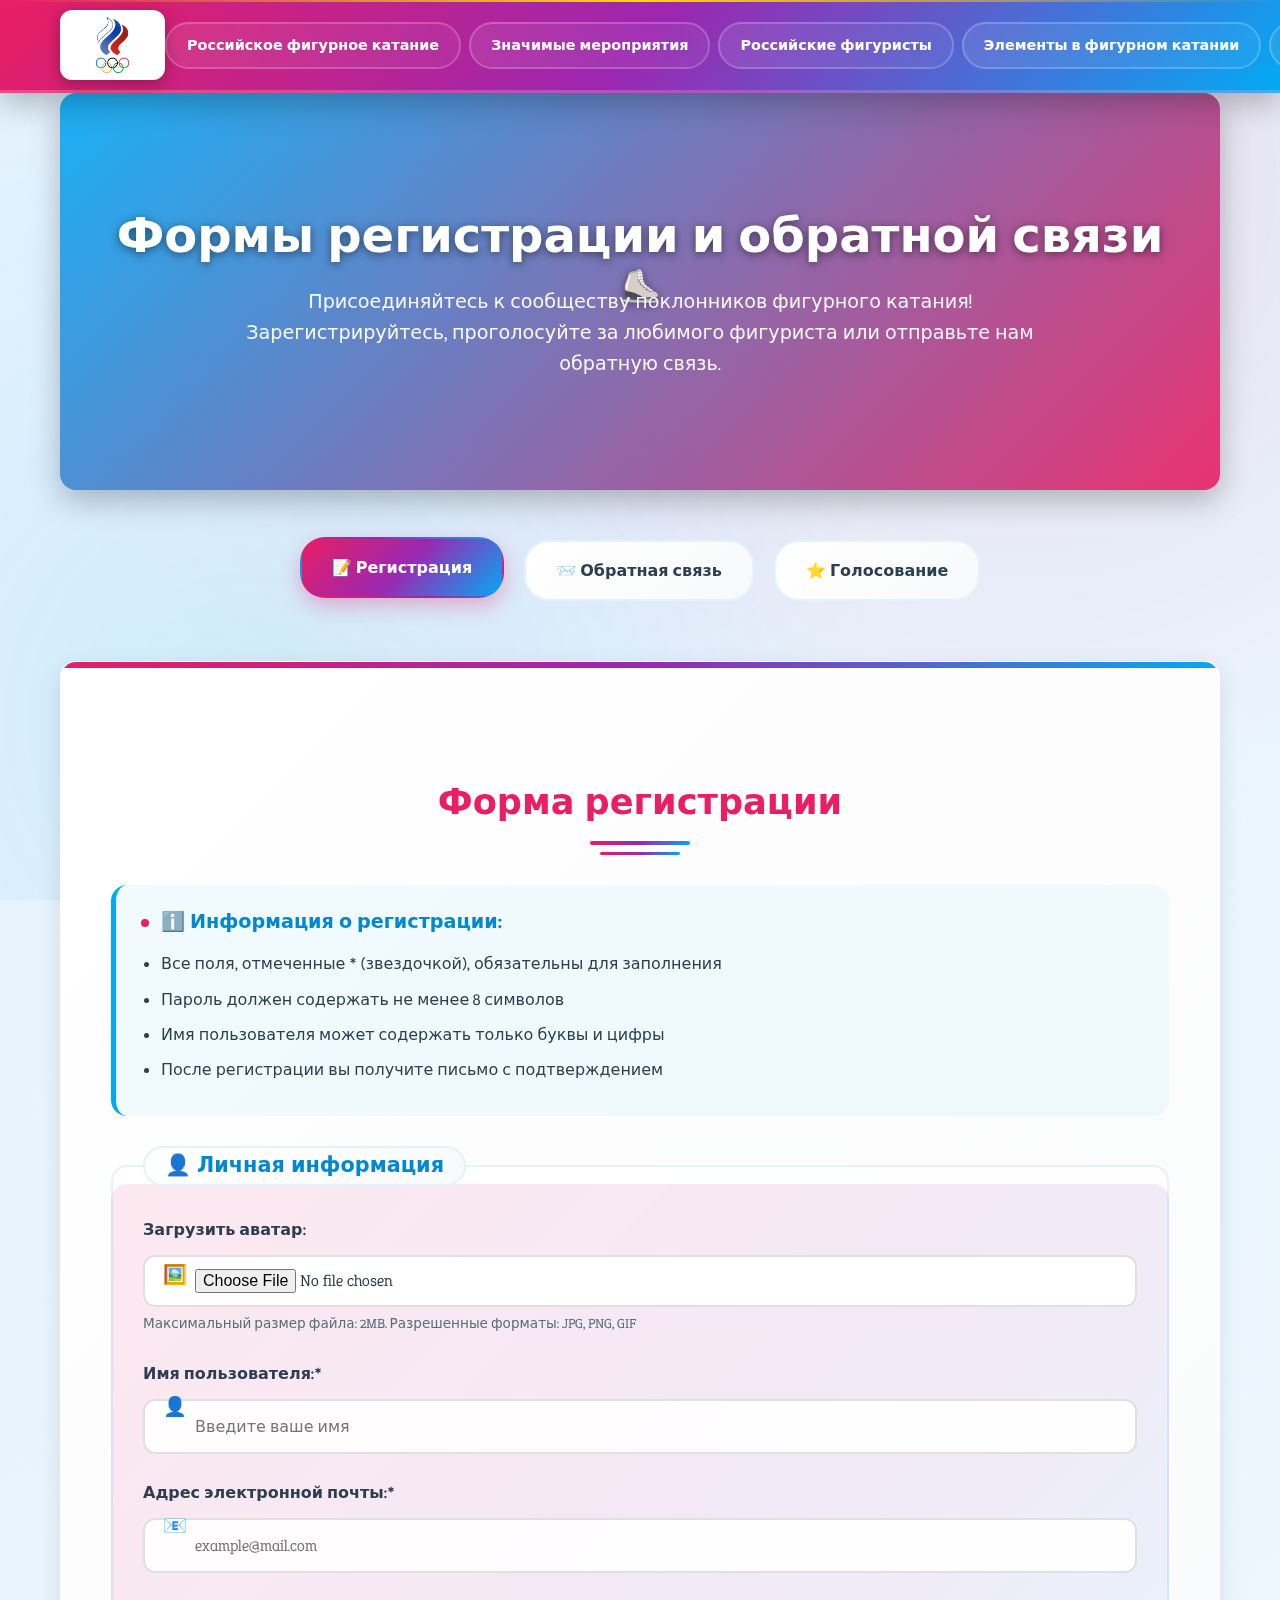
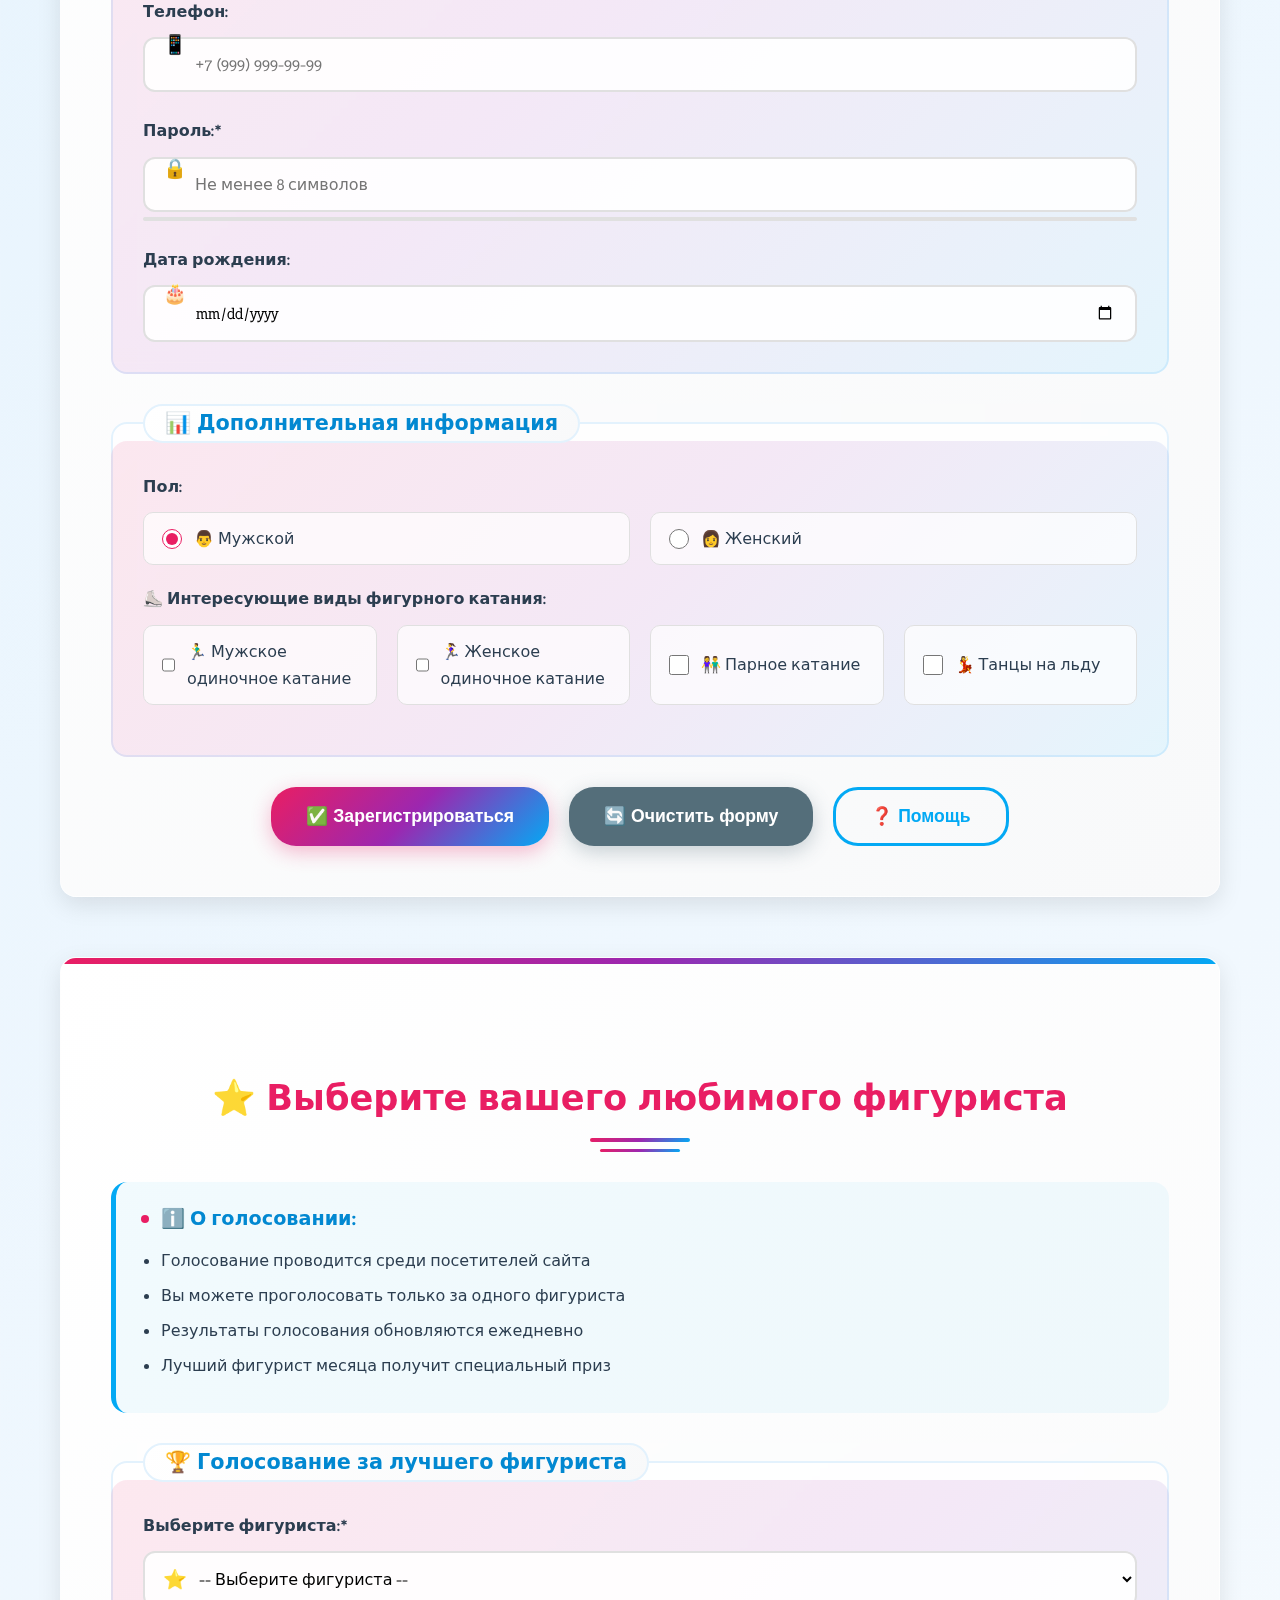
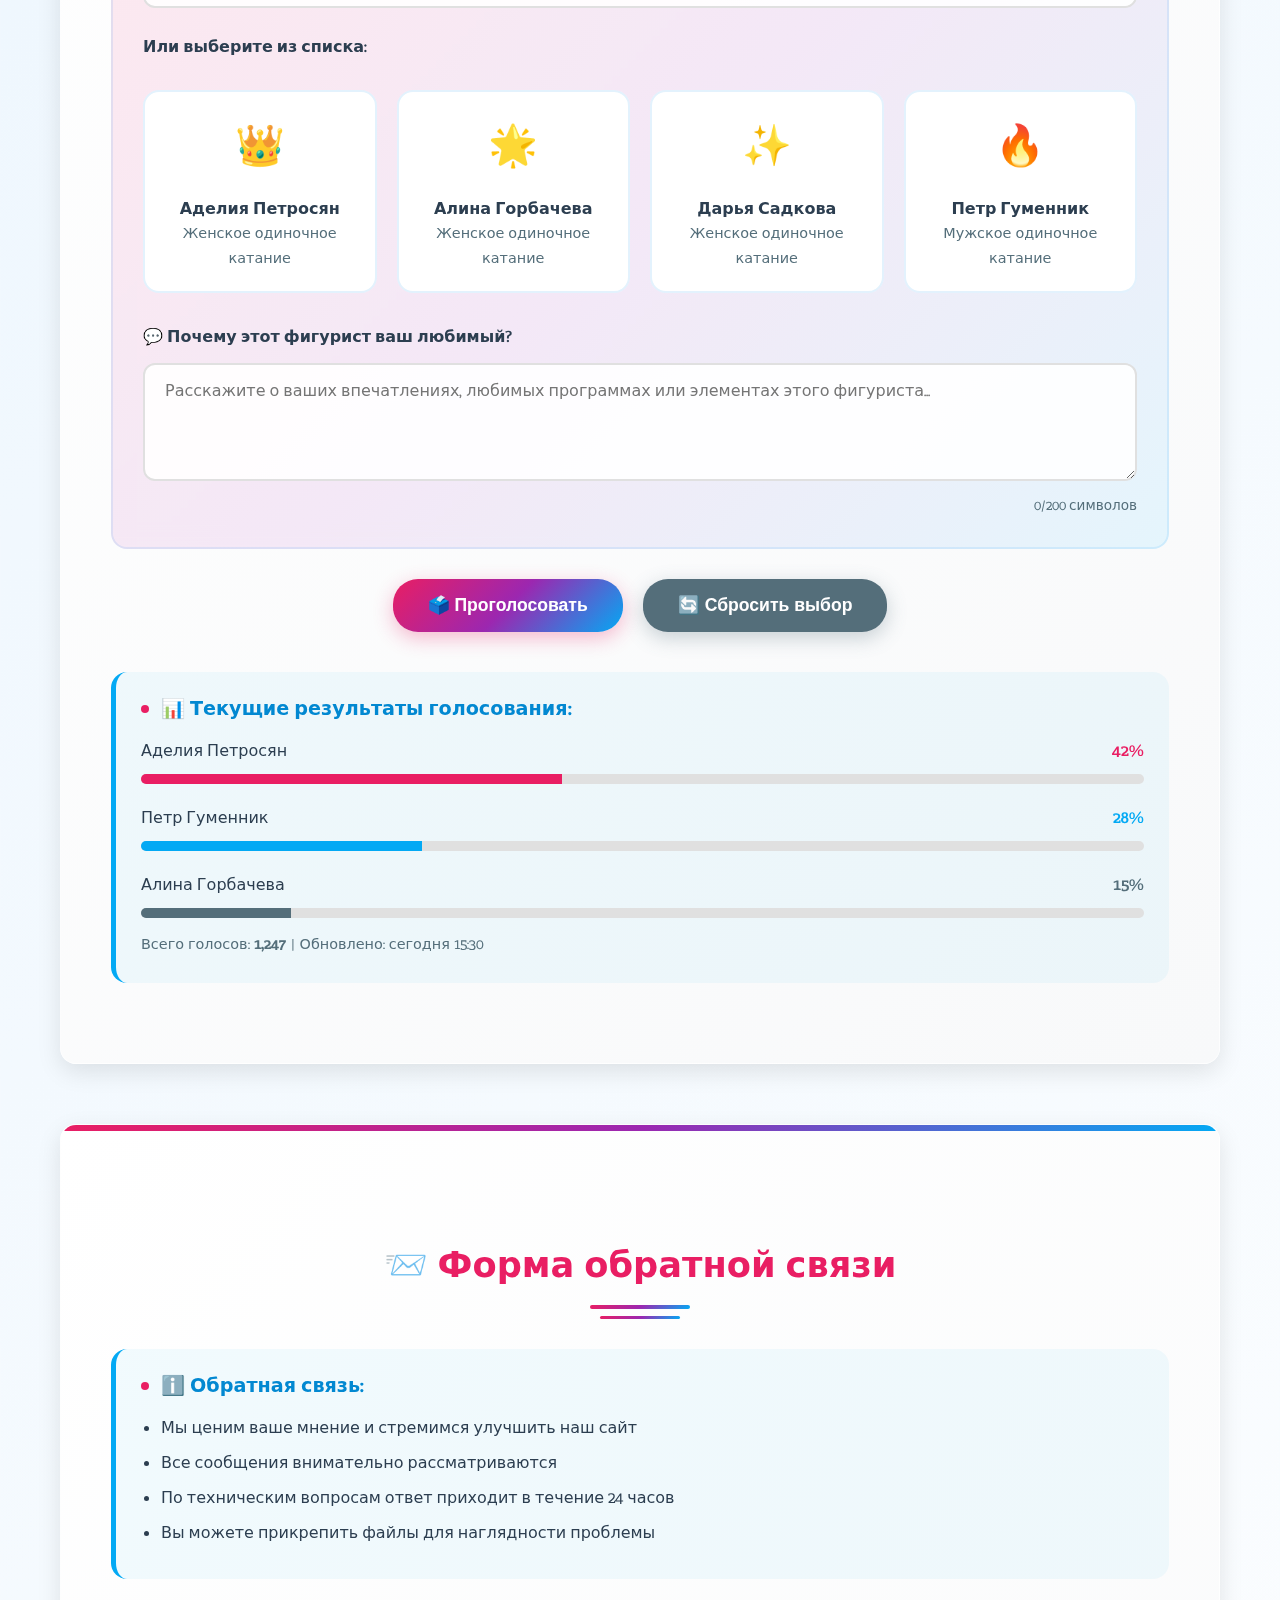
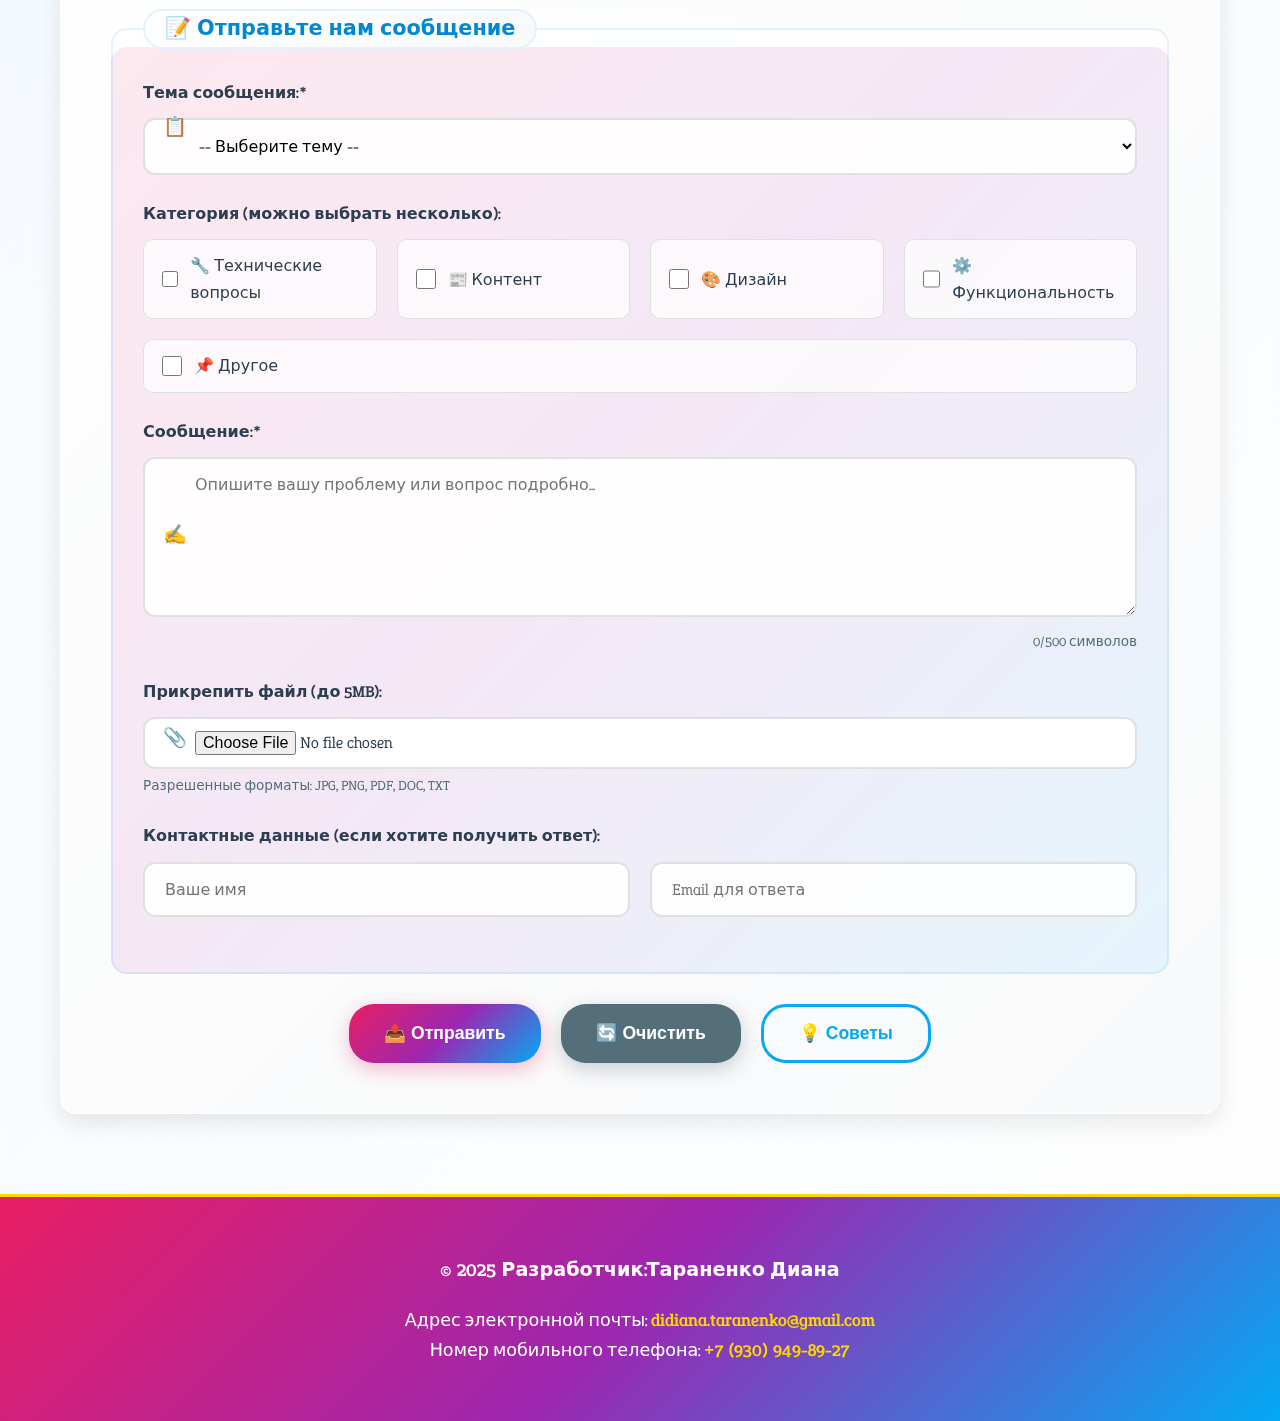
<file: form.html>
<!DOCTYPE html>
<html lang="ru">
<head>
    <meta charset="UTF-8">
    <meta name="viewport" content="width=device-width, initial-scale=1.0">
    <title>Формы регистрации и обратной связи</title>
    
    <!-- Подключение шрифтов -->
    <link rel="preconnect" href="https://fonts.googleapis.com">
    <link rel="preconnect" href="https://fonts.gstatic.com" crossorigin>
    <link href="https://fonts.googleapis.com/css2?family=Epunda+Slab&family=Pacifico&display=swap" rel="stylesheet">
    
    <!-- Подключение основных стилей -->
    <link rel="stylesheet" href="style.css">
    
    <!-- Подключение favicon -->
    <link rel="icon" type="image/png" href="favicon3.jpg">
    
    <link rel="stylesheet" href="form.css">
</head>
<body>
    <!-- Шапка сайта -->
    <header>
    <div class="header-container">
        <div class="header-content">
            <div class="logo">
                <img src="Russian_Olympic_Committee_flag.png" alt="Логотип Российской Федерации Фигурного Катания" width="200" height="120">
            </div>
            
            <nav>
                <div class="mobile-menu-header">
                    <div class="menu-close-btn" onclick="toggleMenu()" title="Закрыть меню">
                        <span>×</span>
                    </div>
                </div>
                
                <div class="nav-content">
                    <ul>
                        <li><a href="index.html">Российское фигурное катание</a></li>
                        <li><a href="competitions.html">Значимые мероприятия</a></li>
                        <li><a href="skaters.html">Российские фигуристы</a></li>
                        <li><a href="elements.html">Элементы в фигурном катании</a></li>
                        <li><a href="form.html">Формы регистрации и обратной связи</a></li>
                        <li class="notifications-nav-item">
                            <div class="notifications-container">
                                <div class="notifications-icon" onclick="toggleNotifications()">
                                    🔔
                                    <span class="notification-badge">3</span>
                                </div>
                                <div class="notifications-dropdown">
                                    <button class="notifications-close" onclick="closeNotifications()" title="Закрыть">×</button>
                                    <div class="notifications-header">
                                        <h3>Уведомления</h3>
                                        <span class="notifications-count">3 новых</span>
                                    </div>
                                    <div class="notifications-list">
                                        <div class="notification-item unread">
                                        <div class="notification-icon">🏆</div>
                                        <div class="notification-content">
                                            <div class="notification-title">IV этап Гран-при России</div>
                                            <div class="notification-text">Пройдет в Москве 15-16 ноября</div>
                                            <div class="notification-time">11 нояб. 2025 г.</div>
                                            <button class="notification-read-btn" onclick="markAsRead(this)">Прочитано</button>
                                        </div>
                                    </div>
                                    <div class="notification-item unread">
                                        <div class="notification-icon">⭐</div>
                                        <div class="notification-content">
                                            <div class="notification-title">Ледовые шоу</div>
                                            <div class="notification-text">Новые даты выступлений</div>
                                            <div class="notification-time">12 сент. 2025 г.</div>
                                            <button class="notification-read-btn" onclick="markAsRead(this)">Прочитано</button>
                                        </div>
                                    </div>
                                    <div class="notification-item unread">
                                        <div class="notification-icon">📅</div>
                                        <div class="notification-content">
                                            <div class="notification-title">Расписание Гран-при</div>
                                            <div class="notification-text">Этапы сезона 2025-2026</div>
                                            <div class="notification-time">4 сент. 2025 г.</div>
                                            <button class="notification-read-btn" onclick="markAsRead(this)">Прочитано</button>
                                        </div>
                                    </div>
                                    <div class="notification-item">
                                        <div class="notification-icon">🎯</div>
                                        <div class="notification-content">
                                            <div class="notification-title">Новый сезон стартует</div>
                                            <div class="notification-text">Сезон 2025-2026 начинается в сентябре</div>
                                            <div class="notification-time">30 авг. 2025 г.</div>
                                        </div>
                                    </div>
                                    </div>
                                </div>
                            </div>
                        </li>
                    </ul>
                </div>
            </nav>
        </div>
        
        <div class="burger-menu" onclick="toggleMenu()">
            <span></span>
            <span></span>
            <span></span>
        </div>
    </div>
</header>

    <!-- Основное содержимое страницы -->
    <div class="forms-content">
        <!-- Герой-секция -->
        <section class="forms-hero">
            <h1>Формы регистрации и обратной связи</h1>
            <p>Присоединяйтесь к сообществу поклонников фигурного катания! Зарегистрируйтесь, проголосуйте за любимого фигуриста или отправьте нам обратную связь.</p>
        </section>

        <!-- Навигация по формам -->
        <div class="forms-navigation">
            <a href="#registration" class="form-nav-btn active">📝 Регистрация</a>
            <a href="#feedback" class="form-nav-btn">📨 Обратная связь</a>
            <a href="#vote" class="form-nav-btn">⭐ Голосование</a>
        </div>

        <!-- Форма регистрации -->
        <section class="form-section" id="registration">
            <h2 class="form-title">Форма регистрации</h2>
            
            <!-- Информационный блок -->
            <div class="form-info">
                <h3>ℹ️ Информация о регистрации:</h3>
                <ul>
                    <li>Все поля, отмеченные * (звездочкой), обязательны для заполнения</li>
                    <li>Пароль должен содержать не менее 8 символов</li>
                    <li>Имя пользователя может содержать только буквы и цифры</li>
                    <li>После регистрации вы получите письмо с подтверждением</li>
                </ul>
            </div>
            
            <!-- Основная форма регистрации с методом POST -->
            <form method="post" action="/register" id="registrationForm" enctype="multipart/form-data">
                <!-- Первая группа полей - личная информация -->
                <fieldset class="form-fieldset">
                    <legend class="form-legend">👤 Личная информация</legend>

                    <div style="position: relative; margin-bottom: 25px;">
                        <div class="form-field-icon">🖼️</div>
                        <label for="avatar" class="form-label">Загрузить аватар:</label>
                        <input type="file" id="avatar" name="avatar" class="form-input form-file form-input-with-icon"
                            accept=".jpg,.jpeg,.png,.gif" capture="user">
                        <div style="font-size: 0.85rem; color: var(--text-light); margin-top: 5px;">
                            Максимальный размер файла: 2MB. Разрешенные форматы: JPG, PNG, GIF
                        </div>
                    </div>
                    
                    <div style="position: relative; margin-bottom: 25px;">
                        <div class="form-field-icon">👤</div>
                        <label for="username" class="form-label">Имя пользователя:*</label>
                        <input type="text" id="username" name="username" class="form-input form-input-with-icon" 
                               placeholder="Введите ваше имя" required minlength="3" maxlength="20"
                               pattern="[A-Za-zА-Яа-я0-9]+">
                    </div>
                    
                    <div style="position: relative; margin-bottom: 25px;">
                        <div class="form-field-icon">📧</div>
                        <label class="form-label" name="email_label">Адрес электронной почты:*</label>
                        <input type="email" id="email" name="email" class="form-input form-input-with-icon" 
                               placeholder="example@mail.com" required>
                    </div>
                    
                    <div style="position: relative; margin-bottom: 25px;">
                        <div class="form-field-icon">📱</div>
                        <label for="phone" class="form-label">Телефон:</label>
                        <input type="tel" id="phone" name="phone" class="form-input form-input-with-icon" 
                               placeholder="+7 (999) 999-99-99" pattern="[\+]\d{1}\s?[\(]{0,1}\d{3}[\)]{0,1}\s?\d{3}[-]{0,1}\d{2}[-]{0,1}\d{2}">
                    </div>
                    
                    <div style="position: relative; margin-bottom: 25px;">
                        <div class="form-field-icon">🔒</div>
                        <label for="password" class="form-label">Пароль:*</label>
                        <input type="password" id="password" name="password" class="form-input form-input-with-icon" 
                               placeholder="Не менее 8 символов" required minlength="8">
                        <div style="margin-top: 5px; font-size: 0.85rem; color: var(--text-light);">
                            <div id="password-strength" style="height: 4px; background: #e0e0e0; border-radius: 2px; margin-top: 5px;">
                                <div id="password-strength-bar" style="height: 100%; width: 0%; background: var(--primary-color); border-radius: 2px; transition: width 0.3s;"></div>
                            </div>
                            <div id="password-hint" style="margin-top: 5px;"></div>
                        </div>
                    </div>
                    
                    <div style="position: relative;">
                        <div class="form-field-icon">🎂</div>
                        <label for="birthdate" class="form-label">Дата рождения:</label>
                        <input type="date" id="birthdate" name="birthdate" class="form-input form-input-with-icon"
                               min="1900-01-01" max="2024-12-31">
                    </div>
                </fieldset>

                <!-- Вторая группа полей - дополнительная информация -->
                <fieldset class="form-fieldset">
                    <legend class="form-legend">📊 Дополнительная информация</legend>
                    
                    <!-- Группа радиокнопок для выбора пола -->
                    <label class="form-label">Пол:</label>
                    <div class="input-group">
                        <label class="radio-label">
                            <input type="radio" name="gender" value="male" class="form-radio" checked>
                            👨 Мужской
                        </label>
                        <label class="radio-label">
                            <input type="radio" name="gender" value="female" class="form-radio">
                            👩 Женский
                        </label>
                    </div>
                    
                    <!-- Группа чекбоксов для выбора интересов -->
                    <label class="form-label" style="margin-top: 20px;">⛸️ Интересующие виды фигурного катания:</label>
                    <div class="input-group">
                        <label class="checkbox-label">
                            <input type="checkbox" name="intereststypes" value="men" class="form-checkbox">
                            🏃‍♂️ Мужское одиночное катание
                        </label>
                        <label class="checkbox-label">
                            <input type="checkbox" name="intereststypes" value="women" class="form-checkbox">
                            🏃‍♀️ Женское одиночное катание
                        </label>
                        <label class="checkbox-label">
                            <input type="checkbox" name="intereststypes" value="pairs" class="form-checkbox">
                            👫 Парное катание
                        </label>
                        <label class="checkbox-label">
                            <input type="checkbox" name="intereststypes" value="dancers" class="form-checkbox">
                            💃 Танцы на льду
                        </label>
                    </div>
                </fieldset>

                <!-- Кнопки основной формы регистрации -->
                <div class="form-buttons">
                    <button type="submit" class="form-button form-submit">✅ Зарегистрироваться</button>
                    <button type="reset" class="form-button form-reset">🔄 Очистить форму</button>
                    <button type="button" class="form-button form-secondary" onclick="showHelp()">❓ Помощь</button>
                </div>
            </form>
        </section>

        <!-- Форма голосования за фигуриста -->
        <section class="form-section" id="vote">
            <h2 class="form-title">⭐ Выберите вашего любимого фигуриста</h2>
            
            <!-- Информационный блок -->
            <div class="form-info">
                <h3>ℹ️ О голосовании:</h3>
                <ul>
                    <li>Голосование проводится среди посетителей сайта</li>
                    <li>Вы можете проголосовать только за одного фигуриста</li>
                    <li>Результаты голосования обновляются ежедневно</li>
                    <li>Лучший фигурист месяца получит специальный приз</li>
                </ul>
            </div>
            
            <!-- Форма голосования -->
            <form method="post" action="/favorite-skater" id="voteForm">
                <fieldset class="form-fieldset">
                    <legend class="form-legend">🏆 Голосование за лучшего фигуриста</legend>
                    
                    <!-- Выпадающий список для выбора фигуриста -->
                    <label for="skater_select" class="form-label">Выберите фигуриста:*</label>
                    <div style="position: relative; margin-bottom: 25px;">
                        <div class="form-field-icon">⭐</div>
                        <select id="skater_select" name="favorite_skater" class="form-select form-input-with-icon" required>
                            <option value="">-- Выберите фигуриста --</option>
                            <option value="adelia_petrosyan">Аделия Петросян - Женское одиночное катание 🇷🇺</option>
                            <option value="alina_gorbacheva">Алина Горбачева - Женское одиночное катание 🇷🇺</option>
                            <option value="daria_sadkova">Дарья Садкова - Женское одиночное катание 🇷🇺</option>
                            <option value="petr_gumennik">Петр Гуменник - Мужское одиночное катание 🇷🇺</option>
                            <option value="vladislav_dikidzhi">Владислав Дикиджи - Мужское одиночное катание 🇷🇺</option>
                            <option value="mark_kondratiuk">Марк Кондратюк - Мужское одиночное катание 🇷🇺</option>
                        </select>
                    </div>

                    <!-- Визуальный выбор фигуристов -->
                    <label class="form-label">Или выберите из списка:</label>
                    <div class="skaters-selection" id="skatersVisualSelection">
                        <div class="skater-option" data-value="adelia_petrosyan">
                            <div class="skater-icon">👑</div>
                            <div style="font-weight: 600;">Аделия Петросян</div>
                            <div style="font-size: 0.9rem; color: var(--text-light);">Женское одиночное катание</div>
                        </div>
                        <div class="skater-option" data-value="alina_gorbacheva">
                            <div class="skater-icon">🌟</div>
                            <div style="font-weight: 600;">Алина Горбачева</div>
                            <div style="font-size: 0.9rem; color: var(--text-light);">Женское одиночное катание</div>
                        </div>
                        <div class="skater-option" data-value="daria_sadkova">
                            <div class="skater-icon">✨</div>
                            <div style="font-weight: 600;">Дарья Садкова</div>
                            <div style="font-size: 0.9rem; color: var(--text-light);">Женское одиночное катание</div>
                        </div>
                        <div class="skater-option" data-value="petr_gumennik">
                            <div class="skater-icon">🔥</div>
                            <div style="font-weight: 600;">Петр Гуменник</div>
                            <div style="font-size: 0.9rem; color: var(--text-light);">Мужское одиночное катание</div>
                        </div>
                    </div>

                    <!-- Текстовое поле для комментария -->
                    <label for="skater_comment" class="form-label" style="margin-top: 20px;">
                        💬 Почему этот фигурист ваш любимый?
                    </label>
                    <textarea id="skater_comment" name="skater_comment" class="form-textarea" 
                              rows="4" placeholder="Расскажите о ваших впечатлениях, любимых программах или элементах этого фигуриста..."
                              maxlength="200"></textarea>
                    <div style="font-size: 0.85rem; color: var(--text-light); margin-top: 5px; text-align: right;">
                        <span id="char-count">0</span>/200 символов
                    </div>
                </fieldset>

                <!-- Кнопки для формы голосования -->
                <div class="form-buttons">
                    <button type="submit" class="form-button form-submit">🗳️ Проголосовать</button>
                    <button type="reset" class="form-button form-reset">🔄 Сбросить выбор</button>
                </div>
            </form>
            
            <!-- Текущие результаты голосования -->
            <div class="form-info" style="margin-top: 40px;">
                <h3>📊 Текущие результаты голосования:</h3>
                <div style="margin-top: 15px;">
                    <div style="display: flex; justify-content: space-between; margin-bottom: 10px;">
                        <span>Аделия Петросян</span>
                        <span style="font-weight: 600; color: var(--primary-color);">42%</span>
                    </div>
                    <div style="height: 10px; background: #e0e0e0; border-radius: 5px; overflow: hidden;">
                        <div style="width: 42%; height: 100%; background: var(--primary-color);"></div>
                    </div>
                    
                    <div style="display: flex; justify-content: space-between; margin: 20px 0 10px 0;">
                        <span>Петр Гуменник</span>
                        <span style="font-weight: 600; color: var(--secondary-color);">28%</span>
                    </div>
                    <div style="height: 10px; background: #e0e0e0; border-radius: 5px; overflow: hidden;">
                        <div style="width: 28%; height: 100%; background: var(--secondary-color);"></div>
                    </div>
                    
                    <div style="display: flex; justify-content: space-between; margin: 20px 0 10px 0;">
                        <span>Алина Горбачева</span>
                        <span style="font-weight: 600; color: var(--text-light);">15%</span>
                    </div>
                    <div style="height: 10px; background: #e0e0e0; border-radius: 5px; overflow: hidden;">
                        <div style="width: 15%; height: 100%; background: var(--text-light);"></div>
                    </div>
                </div>
                <p style="margin-top: 15px; font-size: 0.9rem; color: var(--text-light);">
                    Всего голосов: <strong>1,247</strong> | Обновлено: сегодня 15:30
                </p>
            </div>
        </section>

        <!-- Форма обратной связи -->
        <section class="form-section" id="feedback">
            <h2 class="form-title">📨 Форма обратной связи</h2>
            
            <!-- Информационный блок -->
            <div class="form-info">
                <h3>ℹ️ Обратная связь:</h3>
                <ul>
                    <li>Мы ценим ваше мнение и стремимся улучшить наш сайт</li>
                    <li>Все сообщения внимательно рассматриваются</li>
                    <li>По техническим вопросам ответ приходит в течение 24 часов</li>
                    <li>Вы можете прикрепить файлы для наглядности проблемы</li>
                </ul>
            </div>
            
            <!-- Форма обратной связи с методом GET -->
            <form method="get" action="/feedback" id="feedbackForm" enctype="multipart/form-data">
                <fieldset class="form-fieldset">
                    <legend class="form-legend">📝 Отправьте нам сообщение</legend>
                    
                    <!-- Выпадающий список для темы сообщения -->
                    <div style="position: relative; margin-bottom: 25px;">
                        <div class="form-field-icon">📋</div>
                        <label for="subject" class="form-label">Тема сообщения:*</label>
                        <select id="subject" name="subject" class="form-select form-input-with-icon" required>
                            <option value="">-- Выберите тему --</option>
                            <option value="question">❓ Вопрос</option>
                            <option value="complaint">⚠️ Жалоба</option>
                            <option value="suggestion">💡 Предложение</option>
                            <option value="praise">🌟 Благодарность</option>
                            <option value="technical">🔧 Техническая проблема</option>
                            <option value="other">📌 Другое</option>
                        </select>
                    </div>
                    
                    <!-- Множественный выбор категорий -->
                    <label for="category" class="form-label">Категория (можно выбрать несколько):</label>
                    <div class="input-group" style="margin-bottom: 25px;">
                        <label class="checkbox-label">
                            <input type="checkbox" name="category" value="technical" class="form-checkbox">
                            🔧 Технические вопросы
                        </label>
                        <label class="checkbox-label">
                            <input type="checkbox" name="category" value="content" class="form-checkbox">
                            📰 Контент
                        </label>
                        <label class="checkbox-label">
                            <input type="checkbox" name="category" value="design" class="form-checkbox">
                            🎨 Дизайн
                        </label>
                        <label class="checkbox-label">
                            <input type="checkbox" name="category" value="functionality" class="form-checkbox">
                            ⚙️ Функциональность
                        </label>
                        <label class="checkbox-label">
                            <input type="checkbox" name="category" value="other" class="form-checkbox">
                            📌 Другое
                        </label>
                    </div>
                    
                    <!-- Текстовое поле для сообщения -->
                    <div style="position: relative; margin-bottom: 25px;">
                        <div class="form-field-icon">✍️</div>
                        <label for="message" class="form-label">Сообщение:*</label>
                        <textarea id="message" name="message" class="form-textarea form-input-with-icon" 
                                  rows="6" 
                                  minlength="10" maxlength="500"
                                  placeholder="Опишите вашу проблему или вопрос подробно..."
                                  required></textarea>
                        <div style="font-size: 0.85rem; color: var(--text-light); margin-top: 5px; text-align: right;">
                            <span id="message-char-count">0</span>/500 символов
                        </div>
                    </div>
                    
                    <!-- Поле для прикрепления файла -->
                    <div style="position: relative; margin-bottom: 25px;">
                        <div class="form-field-icon">📎</div>
                        <label for="attachment" class="form-label">Прикрепить файл (до 5MB):</label>
                        <input type="file" id="attachment" name="attachment" class="form-input form-file form-input-with-icon"
                               accept=".jpg,.png,.pdf,.doc,.docx,.txt">
                        <div style="font-size: 0.85rem; color: var(--text-light); margin-top: 5px;">
                            Разрешенные форматы: JPG, PNG, PDF, DOC, TXT
                        </div>
                    </div>
                    
                    <!-- Контактные данные (необязательные) -->
                    <label class="form-label">Контактные данные (если хотите получить ответ):</label>
                    <div style="display: grid; grid-template-columns: 1fr 1fr; gap: 20px; margin-bottom: 25px;">
                        <div>
                            <input type="text" name="contact_name" class="form-input" placeholder="Ваше имя">
                        </div>
                        <div>
                            <input type="email" name="contact_email" class="form-input" placeholder="Email для ответа">
                        </div>
                    </div>
                </fieldset>

                <!-- Кнопки формы обратной связи -->
                <div class="form-buttons">
                    <input type="submit" value="📤 Отправить" class="form-button form-submit">
                    <button type="reset" class="form-button form-reset">🔄 Очистить</button>
                    <button type="button" class="form-button form-secondary" onclick="showFeedbackTips()">💡 Советы</button>
                </div>
            </form>
        </section>
    </div>

    <!-- Подвал -->
    <footer class="footer"> <!-- Подвал страницы -->
        <div class="footer-container"> <!-- Контейнер для содержимого подвала -->
            <p>© 2025 Разработчик:Тараненко Диана</p> <!-- Информация об разработчике -->
            <address> <!-- Блок контактной информации -->
                Адрес электронной почты: <a href="mailto:didiana.taranenko@gmail.com">didiana.taranenko@gmail.com</a><br> <!-- Ссылка на email -->
                Номер мобильного телефона: <a href="tel:+79309498927">+7 (930) 949-89-27</a><br> <!-- Ссылка на телефонный номер -->
          </address> <!-- Закрытие тега address (блока с контактной информацией) -->
        </div> <!-- Закрытие div с классом "footer-container" (контейнера содержимого подвала) -->
    </footer> <!-- Закрытие тега footer (подвала сайта) -->

    <!-- JavaScript для работы форм -->
<script src="script.js" defer></script>
<script src="form.js" defer></script>

<div class="snowflakes-container" aria-hidden="true">
    <div class="snowflake">❄</div>
    <div class="snowflake">❅</div>
    <div class="snowflake">❆</div>
    <div class="snowflake">❄</div>
    <div class="snowflake">❅</div>
    <div class="snowflake">❆</div>
    <div class="snowflake">❄</div>
    <div class="snowflake">❅</div>
    <div class="snowflake">❆</div>
    <div class="snowflake">❄</div>
    <div class="snowflake">❅</div>
    <div class="snowflake">❆</div>
    <div class="snowflake">❄</div>
    <div class="snowflake">❅</div>
    <div class="snowflake">❆</div>
    <div class="snowflake">❄</div>
    <div class="snowflake">❅</div>
    <div class="snowflake">❆</div>
    <div class="snowflake">❄</div>
    <div class="snowflake">❅</div>
    <div class="snowflake">❆</div>
</div>
</body>
</html>
</file>
<file: style.css>
/* ===== ОСНОВНЫЕ СТИЛИ И ПЕРЕМЕННЫЕ ===== */
:root {
    --primary-color: #e91e63;
    --primary-dark: #c2185b;
    --primary-light: #f8bbd9;
    --secondary-color: #03a9f4;
    --secondary-dark: #0288d1;
    --accent-color: #ff4081;
    --gold-color: #ffd700;
    --silver-color: #c0c0c0;
    --bronze-color: #cd7f32;
    --text-dark: #2c3e50;
    --text-light: #546e7a;
    --background-light: #f8f9fa;
    --background-white: #ffffff;
    --ice-blue: #e3f2fd;
    --ice-light: #f1f8fe;
    --gradient-primary: linear-gradient(135deg, #e91e63 0%, #9c27b0 50%, #03a9f4 100%);
    --gradient-ice: linear-gradient(135deg, #e3f2fd 0%, #f1f8fe 50%, #ffffff 100%);
    --gradient-gold: linear-gradient(135deg, #ffd700 0%, #ffed4e 100%);
    --gradient-card: linear-gradient(135deg, #ffffff 0%, #f8f9fa 100%);
    --shadow: 0 8px 25px rgba(0, 0, 0, 0.1);
    --shadow-hover: 0 15px 40px rgba(0, 0, 0, 0.2);
    --shadow-strong: 0 10px 30px rgba(0, 0, 0, 0.25);
    --border-radius: 16px;
    --border-radius-lg: 25px;
    --transition: all 0.4s cubic-bezier(0.25, 0.46, 0.45, 0.94);
}

/* ===== БАЗОВЫЕ СТИЛИ С АНИМАЦИЯМИ ===== */
* {
    margin: 0;
    padding: 0;
    box-sizing: border-box;
}

@keyframes float {
    0%, 100% { transform: translateY(0px); }
    50% { transform: translateY(-10px); }
}

@keyframes shimmer {
    0% { background-position: -1000px 0; }
    100% { background-position: 1000px 0; }
}

@keyframes snow {
    0% { transform: translateY(-100px) rotate(0deg); opacity: 1; }
    100% { transform: translateY(100vh) rotate(360deg); opacity: 0; }
}

@keyframes fadeInUp {
    from {
        opacity: 0;
        transform: translateY(50px);
    }
    to {
        opacity: 1;
        transform: translateY(0);
    }
}

@keyframes pulse {
    0% { transform: scale(1); }
    50% { transform: scale(1.05); }
    100% { transform: scale(1); }
}

@keyframes slideInLeft {
    from {
        opacity: 0;
        transform: translateX(-50px);
    }
    to {
        opacity: 1;
        transform: translateX(0);
    }
}

@keyframes slideInDown {
    from {
        opacity: 0;
        transform: translateY(-30px) scale(0.9);
    }
    to {
        opacity: 1;
        transform: translateY(0) scale(1);
    }
}

@keyframes buttonGlow {
    0%, 100% { 
        box-shadow: 0 0 5px rgba(255, 255, 255, 0.3),
                   inset 0 0 10px rgba(255, 255, 255, 0.1);
    }
    50% { 
        box-shadow: 0 0 15px rgba(255, 255, 255, 0.5),
                   inset 0 0 20px rgba(255, 255, 255, 0.2);
    }
}

@keyframes borderFlow {
    0% { 
        background-position: 0% 50%;
        border-color: rgba(255, 255, 255, 0.3);
    }
    50% { 
        background-position: 100% 50%;
        border-color: rgba(255, 255, 255, 0.6);
    }
    100% { 
        background-position: 0% 50%;
        border-color: rgba(255, 255, 255, 0.3);
    }
}

html {
    scroll-behavior: smooth;
    font-size: 16px;
}

body {
    font-family: 'Epunda Slab', 'Segoe UI', system-ui, -apple-system, sans-serif;
    line-height: 1.7;
    color: var(--text-dark);
    background: var(--gradient-ice);
    min-height: 100vh;
    overflow-x: hidden;
    position: relative;
}

/* Снежинки фон */
body::before {
    content: '';
    position: fixed;
    top: 0;
    left: 0;
    width: 100%;
    height: 100%;
    background: 
        radial-gradient(circle at 20% 80%, rgba(3, 169, 244, 0.1) 0%, transparent 50%),
        radial-gradient(circle at 80% 20%, rgba(233, 30, 99, 0.1) 0%, transparent 50%),
        radial-gradient(circle at 40% 40%, rgba(255, 64, 129, 0.05) 0%, transparent 50%);
    pointer-events: none;
    z-index: -1;
}

.snowflake {
    position: fixed;
    top: -10px;
    color: rgba(255, 255, 255, 0.8);
    font-size: 1rem;
    animation: snow linear infinite;
    pointer-events: none;
    z-index: -1;
}

.container {
    max-width: 1200px;
    margin: 0 auto;
    padding: 0 20px;
}

/* ===== ИЗМЕНЕННАЯ ШАПКА И НАВИГАЦИЯ ===== */
header {
    background: var(--gradient-primary);
    box-shadow: var(--shadow-strong);
    position: sticky;
    top: 0;
    z-index: 1000;
    backdrop-filter: blur(20px);
    border-bottom: 3px solid rgba(255, 255, 255, 0.2);
}

header::before {
    content: '';
    position: absolute;
    top: 0;
    left: 0;
    right: 0;
    height: 2px;
    background: linear-gradient(90deg, transparent, var(--gold-color), transparent);
    animation: shimmer 3s infinite linear;
}

.header-container {
    max-width: 1200px;
    margin: 0 auto;
    padding: 0 20px;
}

.header-content {
    display: flex;
    justify-content: space-between;
    align-items: center;
    padding: 10px 0;
    position: relative;
}

.logo {
    flex-shrink: 0;
    position: relative;
    z-index: 1001;
}

.logo img {
    height: 70px;
    width: auto;
    transition: var(--transition);
    filter: drop-shadow(0 4px 8px rgba(0, 0, 0, 0.3));
    border-radius: 12px;
}

.logo img:hover {
    transform: scale(1.1) rotate(5deg);
    animation: pulse 2s infinite;
}

/* ОБНОВЛЕННАЯ НАВИГАЦИЯ С 5 КНОПКАМИ */
nav {
    display: flex;
    align-items: center;
}

nav ul {
    display: flex;
    list-style: none;
    gap: 8px;
    align-items: center;
    margin: 0;
    padding: 0;
}

/* НОВЫЕ СТИЛИ ДЛЯ 5 КНОПОК НАВИГАЦИИ */
nav a {
    color: white;
    text-decoration: none;
    font-weight: 600;
    padding: 12px 20px;
    border-radius: var(--border-radius-lg);
    transition: var(--transition);
    position: relative;
    overflow: hidden;
    background: rgba(255, 255, 255, 0.1);
    backdrop-filter: blur(10px);
    border: 2px solid rgba(255, 255, 255, 0.2);
    font-size: 0.9rem;
    white-space: nowrap;
    text-align: center;
    min-width: 100px;
    
    /* Новая анимация - градиентная подсветка */
    background: linear-gradient(45deg, 
        rgba(255, 255, 255, 0.1) 0%, 
        rgba(255, 255, 255, 0.05) 50%, 
        rgba(255, 255, 255, 0.1) 100%);
    background-size: 200% 200%;
    animation: borderFlow 3s ease-in-out infinite;
}

/* Убираем старую анимацию переливания */
nav a::before {
    display: none;
}

/* Новая анимация при наведении */
nav a:hover {
    background: rgba(255, 255, 255, 0.2);
    transform: translateY(-3px) scale(1.05);
    box-shadow: 0 10px 25px rgba(0, 0, 0, 0.3),
                inset 0 0 15px rgba(255, 255, 255, 0.2);
    border-color: rgba(255, 255, 255, 0.5);
    animation: buttonGlow 1.5s ease-in-out infinite;
}

/* Активное состояние кнопки */
nav a:active {
    transform: translateY(-1px) scale(1.02);
    transition: all 0.1s ease;
}

/* Бургер-меню для мобильных */
.burger-menu {
    display: none;
    flex-direction: column;
    cursor: pointer;
    padding: 10px;
    gap: 4px;
    background: rgba(255, 255, 255, 0.15);
    border-radius: 8px;
    backdrop-filter: blur(10px);
    border: 1px solid rgba(255, 255, 255, 0.2);
    z-index: 1002;
    transition: var(--transition);
}

.burger-menu:hover {
    background: rgba(255, 255, 255, 0.25);
    transform: scale(1.1);
}

.burger-menu span {
    width: 24px;
    height: 2.5px;
    background: white;
    border-radius: 2px;
    transition: var(--transition);
    transform-origin: center;
}

/* ===== ИСПРАВЛЕННЫЕ УВЕДОМЛЕНИЯ ===== */
.notifications-nav-item {
    position: relative;
}

.notifications-container {
    position: relative;
}

.notifications-icon {
    position: relative;
    cursor: pointer;
    padding: 10px;
    border-radius: 50%;
    transition: var(--transition);
    font-size: 1.4rem;
    background: rgba(255, 255, 255, 0.15);
    backdrop-filter: blur(10px);
    border: 2px solid rgba(255, 255, 255, 0.3);
    width: 45px;
    height: 45px;
    display: flex;
    align-items: center;
    justify-content: center;
}

.notifications-icon:hover {
    background: rgba(255, 255, 255, 0.25);
    transform: scale(1.15) rotate(15deg);
    box-shadow: 0 8px 20px rgba(0, 0, 0, 0.2);
}

.notification-badge {
    position: absolute;
    top: 6px;
    right: 6px;
    background: var(--accent-color);
    color: white;
    border-radius: 50%;
    width: 18px;
    height: 18px;
    font-size: 0.7rem;
    display: flex;
    align-items: center;
    justify-content: center;
    font-weight: bold;
    border: 2px solid white;
    animation: pulse 2s infinite;
}

.notifications-dropdown {
    position: absolute;
    top: 100%;
    right: 0;
    width: 350px;
    background: rgba(255, 255, 255, 0.95);
    backdrop-filter: blur(20px);
    border-radius: var(--border-radius);
    box-shadow: var(--shadow-hover);
    opacity: 0;
    visibility: hidden;
    transform: translateY(-20px) scale(0.95);
    transition: var(--transition);
    z-index: 1001;
    border: 1px solid rgba(255, 255, 255, 0.3);
}

.notifications-dropdown.active {
    opacity: 1;
    visibility: visible;
    transform: translateY(10px) scale(1);
    animation: slideInDown 0.3s ease-out;
}

.notifications-close {
    position: absolute;
    top: 15px;
    right: 15px;
    background: none;
    border: none;
    color: white;
    font-size: 1.5rem;
    cursor: pointer;
    width: 30px;
    height: 30px;
    border-radius: 50%;
    display: flex;
    align-items: center;
    justify-content: center;
    transition: var(--transition);
    z-index: 1002;
}

.notifications-close:hover {
    background: rgba(255, 255, 255, 0.2);
    transform: rotate(90deg);
}

.notifications-header {
    padding: 20px;
    border-bottom: 1px solid rgba(0, 0, 0, 0.1);
    background: var(--gradient-primary);
    border-radius: var(--border-radius) var(--border-radius) 0 0;
    color: white;
    position: relative;
}

.notifications-header h3 {
    color: white;
    margin: 0;
    font-size: 1.2rem;
}

.notifications-count {
    background: var(--gold-color);
    color: var(--text-dark);
    padding: 4px 10px;
    border-radius: 20px;
    font-size: 0.75rem;
    font-weight: bold;
}

.notifications-list {
    max-height: 350px;
    overflow-y: auto;
}

.notification-item {
    padding: 15px;
    border-bottom: 1px solid rgba(0, 0, 0, 0.05);
    display: flex;
    align-items: flex-start;
    gap: 12px;
    transition: var(--transition);
    position: relative;
    overflow: hidden;
}

.notification-item::before {
    content: '';
    position: absolute;
    left: 0;
    top: 0;
    height: 100%;
    width: 4px;
    background: var(--primary-color);
    transform: scaleY(0);
    transition: var(--transition);
}

.notification-item:hover::before {
    transform: scaleY(1);
}

.notification-item:hover {
    background: rgba(3, 169, 244, 0.05);
    transform: translateX(5px);
}

.notification-item.unread {
    background: rgba(255, 64, 129, 0.05);
}

.notification-icon {
    font-size: 1.2rem;
    margin-top: 2px;
    flex-shrink: 0;
}

.notification-content {
    flex: 1;
}

.notification-title {
    font-weight: 700;
    color: var(--text-dark);
    margin-bottom: 5px;
    font-size: 0.95rem;
}

.notification-text {
    color: var(--text-light);
    font-size: 0.85rem;
    margin-bottom: 5px;
    line-height: 1.4;
}

.notification-time {
    color: var(--text-light);
    font-size: 0.75rem;
    opacity: 0.7;
}

.notification-read-btn {
    background: var(--secondary-color);
    color: white;
    border: none;
    padding: 5px 10px;
    border-radius: 12px;
    font-size: 0.75rem;
    cursor: pointer;
    margin-top: 6px;
    transition: var(--transition);
    font-weight: 600;
}

.notification-read-btn:hover {
    background: var(--secondary-dark);
    transform: scale(1.05);
}

/* Backdrop для уведомлений */
.notifications-backdrop {
    position: fixed;
    top: 0;
    left: 0;
    width: 100%;
    height: 100%;
    background: rgba(0, 0, 0, 0.7);
    z-index: 1002;
    opacity: 0;
    visibility: hidden;
    transition: var(--transition);
}

.notifications-backdrop.active {
    opacity: 1;
    visibility: visible;
}

/* ===== МОБИЛЬНОЕ МЕНЮ С КНОПКОЙ ЗАКРЫТИЯ ===== */
.mobile-menu-header {
    display: none;
}

.menu-close-btn {
    display: none;
}

/* Стили для мобильных устройств */
@media (max-width: 768px) {
    .header-content {
        padding: 8px 0;
    }
    
    .logo img {
        height: 55px;
    }
    
    /* Скрываем обычную навигацию на мобильных */
    nav ul {
        display: none;
    }
    
    /* Показываем бургер-меню */
    .burger-menu {
        display: flex;
    }
    
    .burger-menu.active span:nth-child(1) {
        transform: rotate(45deg) translate(6px, 6px);
    }
    
    .burger-menu.active span:nth-child(2) {
        opacity: 0;
    }
    
    .burger-menu.active span:nth-child(3) {
        transform: rotate(-45deg) translate(6px, -6px);
    }
    
    /* Стили для мобильного меню */
    .mobile-menu-header {
        display: flex;
        justify-content: flex-end;
        align-items: center;
        padding: 12px 15px;
        background: var(--primary-dark);
        border-bottom: 1px solid rgba(255, 255, 255, 0.2);
        position: fixed;
        top: 0;
        left: 0;
        width: 100%;
        z-index: 1000;
        transform: translateX(-100%);
        opacity: 0;
        visibility: hidden;
        transition: var(--transition);
    }
    
    .mobile-menu-header.active {
        transform: translateX(0);
        opacity: 1;
        visibility: visible;
    }
    
    .menu-close-btn {
        display: flex;
        align-items: center;
        justify-content: center;
        width: 40px;
        height: 40px;
        background: rgba(255, 255, 255, 0.15);
        border-radius: 50%;
        cursor: pointer;
        transition: var(--transition);
        border: 2px solid rgba(255, 255, 255, 0.3);
        font-size: 1.8rem;
        color: white;
        font-weight: bold;
    }
    
    .menu-close-btn:hover {
        background: rgba(255, 255, 255, 0.25);
        transform: scale(1.1) rotate(90deg);
    }
    
    /* Обновляем стили для навигации в мобильном меню */
    .nav-content ul {
        position: fixed;
        top: 0;
        left: 0;
        width: 100%;
        height: 100vh;
        background: var(--gradient-primary);
        flex-direction: column;
        padding: 70px 15px 20px;
        gap: 8px;
        transform: translateX(-100%);
        opacity: 0;
        visibility: hidden;
        transition: var(--transition);
        box-shadow: var(--shadow-strong);
        backdrop-filter: blur(20px);
        z-index: 999;
        overflow-y: auto;
        display: flex !important;
    }
    
    .nav-content ul.active {
        transform: translateX(0);
        opacity: 1;
        visibility: visible;
    }
    
    /* Улучшаем отступы для пунктов меню */
    .nav-content ul li {
        width: 100%;
    }
    
    .nav-content ul a {
        display: block;
        padding: 16px 15px;
        border-radius: 10px;
        margin-bottom: 6px;
        text-align: center;
        background: rgba(255, 255, 255, 0.15);
        font-size: 1rem;
        border: 1px solid rgba(255, 255, 255, 0.2);
        width: 100%;
        animation: none;
    }
    
    .nav-content ul a:hover {
        animation: buttonGlow 2s ease-in-out infinite;
    }
    
    /* ИСПРАВЛЕННЫЕ СТИЛИ ДЛЯ УВЕДОМЛЕНИЙ В МОБИЛЬНОМ МЕНЮ */
    .notifications-nav-item {
        width: 100%;
        order: -1;
        margin-bottom: 8px;
        display: flex;
        justify-content: center;
    }
    
    .notifications-container {
        width: auto;
        display: flex;
        justify-content: center;
    }
    
    .notifications-icon {
        width: 50px;
        height: 50px;
        min-width: auto;
        padding: 8px;
        border-radius: 50%;
        font-size: 1.3rem;
        background: rgba(255, 255, 255, 0.15);
        border: 2px solid rgba(255, 255, 255, 0.3);
        justify-content: center;
        position: relative;
        display: flex;
        align-items: center;
    }
    
    .notification-badge {
        position: absolute;
        top: 2px;
        right: 2px;
        width: 18px;
        height: 18px;
        font-size: 0.65rem;
        border: 2px solid var(--primary-dark);
    }
    
    /* Убираем текст "Уведомления" */
    .notifications-icon::after {
        display: none;
    }
    
    /* ИСПРАВЛЕННОЕ ПОЗИЦИОНИРОВАНИЕ ВЫПАДАЮЩИХ УВЕДОМЛЕНИЙ НА МОБИЛЬНЫХ */
    .notifications-dropdown {
        position: fixed;
        top: 50%;
        left: 50%;
        transform: translate(-50%, -50%) scale(0.95);
        width: 90vw;
        max-width: 350px;
        max-height: 70vh;
        opacity: 0;
        visibility: hidden;
        z-index: 1003;
        background: rgba(255, 255, 255, 0.98);
        backdrop-filter: blur(30px);
        border-radius: var(--border-radius);
        box-shadow: 0 20px 60px rgba(0, 0, 0, 0.3);
        border: 1px solid rgba(255, 255, 255, 0.4);
        overflow: hidden;
    }
    
    .notifications-dropdown.active {
        opacity: 1;
        visibility: visible;
        transform: translate(-50%, -50%) scale(1);
    }
    
    /* Улучшения для контента уведомлений на мобильных */
    .notifications-list {
        max-height: 50vh;
        overflow-y: auto;
    }
    
    .notification-item {
        padding: 12px 15px;
    }
    
    .notification-title {
        font-size: 0.9rem;
    }
    
    .notification-text {
        font-size: 0.8rem;
    }
    
    /* Улучшаем скролл */
    .notifications-list::-webkit-scrollbar {
        width: 4px;
    }
    
    .notifications-list::-webkit-scrollbar-track {
        background: rgba(0, 0, 0, 0.1);
        border-radius: 2px;
    }
    
    .notifications-list::-webkit-scrollbar-thumb {
        background: var(--primary-color);
        border-radius: 2px;
    }
}

/* Для очень маленьких экранов */
@media (max-width: 480px) {
    .header-container {
        padding: 0 15px;
    }
    
    .mobile-menu-header {
        padding: 10px 12px;
    }
    
    .menu-close-btn {
        width: 36px;
        height: 36px;
        font-size: 1.6rem;
    }
    
    .nav-content ul {
        padding: 60px 12px 15px;
    }
    
    .nav-content ul a {
        padding: 14px 12px;
        font-size: 0.95rem;
    }
    
    /* Еще меньше иконка уведомлений на очень маленьких экранах */
    .notifications-icon {
        width: 45px;
        height: 45px;
        font-size: 1.2rem;
    }
    
    .notification-badge {
        width: 16px;
        height: 16px;
        font-size: 0.6rem;
        top: 1px;
        right: 1px;
    }
    
    .notifications-dropdown {
        width: 95vw;
        max-width: 320px;
        max-height: 65vh;
    }
}

/* Для очень-очень маленьких экранов */
@media (max-width: 360px) {
    .notifications-icon {
        width: 40px;
        height: 40px;
        font-size: 1.1rem;
    }
    
    .notification-badge {
        width: 14px;
        height: 14px;
        font-size: 0.55rem;
    }
    
    .notifications-dropdown {
        width: 98vw;
        max-width: 300px;
        max-height: 60vh;
    }
}

/* Анимация для мобильного меню */
@keyframes slideInLeftMenu {
    from {
        transform: translateX(-100%);
        opacity: 0;
    }
    to {
        transform: translateX(0);
        opacity: 1;
    }
}

@keyframes slideOutLeftMenu {
    from {
        transform: translateX(0);
        opacity: 1;
    }
    to {
        transform: translateX(-100%);
        opacity: 0;
    }
}

.nav-content ul.active {
    animation: slideInLeftMenu 0.3s ease-out;
}

.nav-content ul:not(.active) {
    animation: slideOutLeftMenu 0.3s ease-out;
}

/* ===== ОСНОВНОЙ КОНТЕНТ ===== */
.content-container {
    display: flex;
    gap: 40px;
    padding: 50px 20px;
    max-width: 1200px;
    margin: 0 auto;
}

main {
    flex: 1;
    min-width: 0;
    animation: fadeInUp 0.8s ease-out;
}

/* Заголовки */
h1, h2, h3, h4 {
    color: var(--text-dark);
    margin-bottom: 1.5rem;
    font-weight: 700;
    line-height: 1.3;
}

h1 {
    font-size: 3.5rem;
    background: var(--gradient-primary);
    -webkit-background-clip: text;
    -webkit-text-fill-color: transparent;
    background-clip: text;
    text-align: center;
    margin: 2rem 0 3rem;
    position: relative;
    text-shadow: 0 5px 15px rgba(0, 0, 0, 0.1);
}

h1::after {
    content: '⛸️';
    position: absolute;
    bottom: -40px;
    left: 50%;
    transform: translateX(-50%);
    font-size: 2rem;
    animation: float 3s ease-in-out infinite;
}

h2 {
    font-size: 2.5rem;
    padding: 20px 0;
    margin: 3rem 0 2rem;
    position: relative;
    text-align: center;
}

h2::before {
    content: '';
    position: absolute;
    bottom: 0;
    left: 50%;
    transform: translateX(-50%);
    width: 100px;
    height: 4px;
    background: var(--gradient-primary);
    border-radius: 2px;
}

h3 {
    font-size: 1.8rem;
    color: var(--secondary-dark);
    position: relative;
    padding-left: 20px;
}

h3::before {
    content: '';
    position: absolute;
    left: 0;
    top: 50%;
    transform: translateY(-50%);
    width: 8px;
    height: 8px;
    background: var(--primary-color);
    border-radius: 50%;
}

/* ===== ЦИТАТЫ ===== */
.quote-container {
    width: 100%;
    margin: 3rem 0;
}

blockquote {
    background: var(--gradient-card);
    border-left: 6px solid var(--primary-color);
    padding: 40px;
    margin: 0;
    border-radius: var(--border-radius);
    box-shadow: var(--shadow);
    font-style: italic;
    position: relative;
    overflow: hidden;
    border: 1px solid rgba(255, 255, 255, 0.5);
    width: 100%;
    max-width: 100%;
    box-sizing: border-box;
}

blockquote i {
    display: block;
    font-size: 1.4rem;
    line-height: 1.6;
    color: var(--text-dark);
    margin-bottom: 20px;
    font-style: italic;
}

blockquote::before {
    content: '"';
    font-size: 8rem;
    color: var(--primary-light);
    position: absolute;
    top: -20px;
    left: 20px;
    line-height: 1;
    opacity: 0.3;
    z-index: 1;
}

blockquote::after {
    content: '';
    position: absolute;
    top: 0;
    right: 0;
    width: 100px;
    height: 100px;
    background: var(--gradient-primary);
    border-radius: 50%;
    opacity: 0.05;
    transform: translate(30%, -30%);
    z-index: 1;
}

blockquote cite {
    display: block;
    text-align: right;
    color: var(--text-light);
    font-style: normal;
    margin-top: 20px;
    font-weight: 600;
    font-size: 1.1rem;
    position: relative;
    z-index: 2;
}

/* ===== ИЗОБРАЖЕНИЯ ===== */
.float-image-left {
    float: left;
    margin: 0 25px 25px 0;
    border-radius: var(--border-radius);
    box-shadow: var(--shadow);
    max-width: 100%;
    height: auto;
    transition: var(--transition);
    border: 3px solid white;
}

.float-image-left:hover {
    transform: rotate(-2deg) scale(1.03);
    box-shadow: var(--shadow-hover);
}

/* Стили для обычных изображений в контенте */
img {
    max-width: 100%;
    height: auto;
    display: block;
}

/* Специальные стили для изображений внутри статей */
article img {
    max-width: 100%;
    height: auto;
    border-radius: var(--border-radius);
    box-shadow: var(--shadow);
    margin: 15px 0;
}

/* ===== КАРТОЧКИ ФИГУРИСТОВ ===== */
.cards-row {
    display: grid;
    grid-template-columns: repeat(auto-fit, minmax(320px, 1fr));
    gap: 30px;
    margin: 3rem 0;
}

.card {
    perspective: 1200px;
    height: 450px;
    cursor: pointer;
    animation: fadeInUp 0.6s ease-out;
}

.card-inner {
    position: relative;
    width: 100%;
    height: 100%;
    transition: transform 0.8s cubic-bezier(0.25, 0.46, 0.45, 0.94);
    transform-style: preserve-3d;
    border-radius: var(--border-radius);
}

.card.flipped .card-inner {
    transform: rotateY(180deg);
}

.card-front,
.card-back {
    position: absolute;
    width: 100%;
    height: 100%;
    backface-visibility: hidden;
    border-radius: var(--border-radius);
    box-shadow: var(--shadow);
    overflow: hidden;
    border: 1px solid rgba(255, 255, 255, 0.2);
}

.card-front {
    background: var(--gradient-card);
}

.card-back {
    background: var(--gradient-primary);
    transform: rotateY(180deg);
    color: white;
    display: flex;
    flex-direction: column;
    position: relative;
    overflow: hidden;
}

.card-back::before {
    content: '';
    position: absolute;
    top: -50%;
    left: -50%;
    width: 200%;
    height: 200%;
    background: linear-gradient(45deg, transparent, rgba(255, 255, 255, 0.1), transparent);
    transform: rotate(45deg);
    animation: shimmer 3s infinite linear;
}

.card-image {
    position: relative;
    height: 280px;
    overflow: hidden;
}

.card-image::before {
    content: '';
    position: absolute;
    bottom: 0;
    left: 0;
    right: 0;
    height: 60%;
    background: linear-gradient(transparent, rgba(0, 0, 0, 0.3));
    z-index: 1;
}

.card-image img {
    width: 100%;
    height: 100%;
    object-fit: cover;
    transition: var(--transition);
    filter: brightness(0.95);
}

.card:hover .card-image img {
    transform: scale(1.1);
    filter: brightness(1.05);
}

.card-overlay {
    position: absolute;
    top: 20px;
    right: 20px;
    background: rgba(0, 0, 0, 0.8);
    backdrop-filter: blur(10px);
    border-radius: 50%;
    width: 60px;
    height: 60px;
    display: flex;
    align-items: center;
    justify-content: center;
    z-index: 2;
    border: 2px solid rgba(255, 255, 255, 0.3);
    animation: pulse 2s infinite;
}

.card-medal {
    font-size: 1.8rem;
}

.card-content {
    padding: 25px;
    position: relative;
    z-index: 2;
}

.card-title {
    font-size: 1.5rem;
    margin-bottom: 10px;
    color: var(--text-dark);
    font-weight: 700;
}

.card-subtitle {
    color: var(--text-light);
    font-size: 1rem;
    font-weight: 500;
}

.card-back-content {
    padding: 30px;
    flex: 1;
    display: flex;
    flex-direction: column;
    position: relative;
    z-index: 2;
}

.card-back-content h3 {
    color: white;
    margin-bottom: 25px;
    text-align: center;
    font-size: 1.6rem;
    text-shadow: 0 2px 4px rgba(0, 0, 0, 0.3);
}

.card-back-content h3::before {
    display: none;
}

.card-info {
    flex: 1;
}

.info-item {
    display: flex;
    margin-bottom: 16px;
    gap: 12px;
    align-items: flex-start;
}

.info-label {
    font-weight: 600;
    min-width: 120px;
    font-size: 0.95rem;
    opacity: 0.9;
}

.info-value {
    flex: 1;
    font-size: 0.95rem;
    opacity: 0.95;
    line-height: 1.4;
}

.card-stats {
    display: flex;
    justify-content: space-around;
    margin-top: 25px;
    padding-top: 25px;
    border-top: 1px solid rgba(255, 255, 255, 0.3);
}

.stat {
    text-align: center;
    position: relative;
}

.stat::before {
    content: '';
    position: absolute;
    top: -10px;
    left: 50%;
    transform: translateX(-50%);
    width: 30px;
    height: 2px;
    background: var(--gold-color);
}

.stat-value {
    display: block;
    font-size: 1.8rem;
    font-weight: bold;
    margin-bottom: 6px;
    text-shadow: 0 2px 4px rgba(0, 0, 0, 0.3);
}

.stat-label {
    font-size: 0.85rem;
    opacity: 0.8;
    font-weight: 500;
}

/* ===== ГАЛЕРЕЯ ===== */
.gallery {
    display: grid;
    grid-template-columns: repeat(auto-fit, minmax(280px, 1fr));
    gap: 25px;
    margin: 3rem 0;
}

.gallery-item {
    position: relative;
    border-radius: var(--border-radius);
    overflow: hidden;
    box-shadow: var(--shadow);
    transition: var(--transition);
    cursor: pointer;
    transform-style: preserve-3d;
}

.gallery-item::before {
    content: '';
    position: absolute;
    top: 0;
    left: 0;
    right: 0;
    bottom: 0;
    background: var(--gradient-primary);
    opacity: 0;
    transition: var(--transition);
    z-index: 1;
}

.gallery-item:hover {
    transform: translateY(-10px) rotateX(5deg);
    box-shadow: var(--shadow-hover);
}

.gallery-item:hover::before {
    opacity: 0.1;
}

.gallery-image {
    width: 100%;
    height: 250px;
    object-fit: cover;
    transition: var(--transition);
}

.gallery-item:hover .gallery-image {
    transform: scale(1.1);
}

.gallery-caption {
    position: absolute;
    bottom: 0;
    left: 0;
    right: 0;
    background: linear-gradient(transparent, rgba(0, 0, 0, 0.9));
    color: white;
    padding: 20px;
    transform: translateY(100%);
    transition: var(--transition);
    z-index: 2;
    text-align: center;
    font-weight: 600;
}

.gallery-item:hover .gallery-caption {
    transform: translateY(0);
}

/* ===== БОКОВАЯ ПАНЕЛЬ ===== */
.sidebar {
    width: 350px;
    flex-shrink: 0;
    animation: slideInLeft 0.8s ease-out;
}

.sidebar-title {
    font-size: 1.5rem;
    color: var(--primary-color);
    margin-bottom: 2rem;
    text-align: center;
    padding-bottom: 15px;
    border-bottom: 3px solid var(--primary-light);
    position: relative;
}

.sidebar-title::after {
    content: '✨';
    position: absolute;
    right: 0;
    top: 50%;
    transform: translateY(-50%);
    animation: float 2s ease-in-out infinite;
}

.sidebar-widget {
    background: var(--gradient-card);
    padding: 30px;
    border-radius: var(--border-radius);
    box-shadow: var(--shadow);
    margin-bottom: 30px;
    transition: var(--transition);
    border: 1px solid rgba(255, 255, 255, 0.5);
    position: relative;
    overflow: hidden;
}

.sidebar-widget::before {
    content: '';
    position: absolute;
    top: 0;
    left: 0;
    right: 0;
    height: 4px;
    background: var(--gradient-primary);
}

.sidebar-widget:hover {
    transform: translateY(-5px) scale(1.02);
    box-shadow: var(--shadow-hover);
}

.sidebar-widget-title {
    color: var(--secondary-dark);
    font-size: 1.2rem;
    margin-bottom: 20px;
    display: flex;
    align-items: center;
    gap: 10px;
    font-weight: 700;
}

.sidebar-list {
    list-style: none;
}

.sidebar-list li {
    padding: 15px 0;
    border-bottom: 1px solid rgba(0, 0, 0, 0.08);
    color: var(--text-light);
    font-size: 0.95rem;
    transition: var(--transition);
    position: relative;
    padding-left: 30px;
}

.sidebar-list li:hover {
    color: var(--primary-color);
    transform: translateX(5px);
}

.sidebar-list li:last-child {
    border-bottom: none;
}

.sidebar-list li::before {
    content: '⛸️';
    position: absolute;
    left: 0;
    top: 50%;
    transform: translateY(-50%);
    transition: var(--transition);
}

.sidebar-list li:hover::before {
    transform: translateY(-50%) rotate(360deg);
}

/* ===== ФОРМЫ ===== */
.form-section {
    background: var(--gradient-card);
    padding: 40px;
    border-radius: var(--border-radius);
    box-shadow: var(--shadow);
    margin: 3rem 0;
    border: 1px solid rgba(255, 255, 255, 0.5);
    position: relative;
    overflow: hidden;
}

.form-section::before {
    content: '';
    position: absolute;
    top: 0;
    left: 0;
    right: 0;
    height: 6px;
    background: var(--gradient-primary);
}

.form-title {
    text-align: center;
    color: var(--primary-color);
    margin-bottom: 2.5rem;
    font-size: 2.2rem;
    position: relative;
}

.form-title::after {
    content: '';
    position: absolute;
    bottom: -10px;
    left: 50%;
    transform: translateX(-50%);
    width: 80px;
    height: 3px;
    background: var(--gradient-primary);
    border-radius: 2px;
}

.form-fieldset {
    border: 2px solid var(--ice-blue);
    border-radius: var(--border-radius);
    padding: 30px;
    margin-bottom: 30px;
    background: rgba(255, 255, 255, 0.7);
    backdrop-filter: blur(10px);
    position: relative;
}

.form-fieldset::before {
    content: '';
    position: absolute;
    top: -2px;
    left: -2px;
    right: -2px;
    bottom: -2px;
    background: var(--gradient-primary);
    border-radius: var(--border-radius);
    z-index: -1;
    opacity: 0.1;
}

.form-legend {
    color: var(--secondary-dark);
    font-weight: 700;
    padding: 0 20px;
    font-size: 1.3rem;
    background: var(--gradient-card);
    border-radius: 25px;
    border: 2px solid var(--ice-blue);
}

.form-label {
    display: block;
    margin-bottom: 12px;
    color: var(--text-dark);
    font-weight: 600;
    font-size: 1rem;
}

.form-input,
.form-select,
.form-textarea {
    width: 100%;
    padding: 15px 20px;
    border: 2px solid #e0e0e0;
    border-radius: 12px;
    font-size: 1rem;
    transition: var(--transition);
    background: rgba(255, 255, 255, 0.9);
    font-family: inherit;
}

.form-input:focus,
.form-select:focus,
.form-textarea:focus {
    outline: none;
    border-color: var(--secondary-color);
    box-shadow: 0 0 0 4px rgba(3, 169, 244, 0.1);
    background: white;
    transform: translateY(-2px);
}

.form-file {
    padding: 12px;
    background: white;
}

.input-group {
    display: flex;
    flex-wrap: wrap;
    gap: 20px;
    margin-bottom: 20px;
}

.radio-label,
.checkbox-label {
    display: flex;
    align-items: center;
    gap: 12px;
    cursor: pointer;
    padding: 12px 18px;
    border-radius: 10px;
    transition: var(--transition);
    background: rgba(255, 255, 255, 0.7);
    border: 1px solid #e0e0e0;
    flex: 1;
    min-width: 200px;
}

.radio-label:hover,
.checkbox-label:hover {
    background: var(--ice-blue);
    border-color: var(--secondary-color);
    transform: translateY(-2px);
}

.form-radio,
.form-checkbox {
    width: 20px;
    height: 20px;
    accent-color: var(--primary-color);
}

.form-buttons {
    display: flex;
    gap: 20px;
    justify-content: center;
    flex-wrap: wrap;
    margin-top: 30px;
}

.form-button {
    padding: 16px 35px;
    border: none;
    border-radius: var(--border-radius-lg);
    font-size: 1.1rem;
    font-weight: 700;
    cursor: pointer;
    transition: var(--transition);
    min-width: 160px;
    position: relative;
    overflow: hidden;
}

.form-button::before {
    content: '';
    position: absolute;
    top: 0;
    left: -100%;
    width: 100%;
    height: 100%;
    background: linear-gradient(90deg, transparent, rgba(255, 255, 255, 0.3), transparent);
    transition: left 0.5s;
}

.form-button:hover::before {
    left: 100%;
}

.form-submit {
    background: var(--gradient-primary);
    color: white;
    box-shadow: 0 6px 20px rgba(233, 30, 99, 0.3);
}

.form-submit:hover {
    transform: translateY(-3px) scale(1.05);
    box-shadow: 0 12px 30px rgba(233, 30, 99, 0.4);
}

.form-reset {
    background: var(--text-light);
    color: white;
    box-shadow: 0 6px 20px rgba(84, 110, 122, 0.3);
}

.form-reset:hover {
    background: var(--text-dark);
    transform: translateY(-3px) scale(1.05);
    box-shadow: 0 12px 30px rgba(44, 62, 80, 0.4);
}

.form-secondary {
    background: transparent;
    border: 3px solid var(--secondary-color);
    color: var(--secondary-color);
}

.form-secondary:hover {
    background: var(--secondary-color);
    color: white;
    transform: translateY(-3px) scale(1.05);
    box-shadow: 0 12px 30px rgba(3, 169, 244, 0.4);
}

/* ===== ВИДЕО КОНТЕЙНЕР ===== */
.video-container {
    position: relative;
    width: 100%;
    margin: 2rem 0;
    border-radius: var(--border-radius);
    overflow: hidden;
    box-shadow: var(--shadow-hover);
    background: var(--gradient-card);
    padding: 20px;
}

.video-container iframe {
    width: 100%;
    height: 500px;
    border: none;
    border-radius: 12px;
    box-shadow: 0 8px 25px rgba(0, 0, 0, 0.15);
}

/* ===== КАРТА ===== */
.map-container {
    position: relative;
    width: 100%;
    margin: 2rem 0;
    border-radius: var(--border-radius);
    overflow: hidden;
    box-shadow: var(--shadow-hover);
    background: var(--gradient-card);
    padding: 20px;
}

.map-container iframe {
    width: 100%;
    height: 400px;
    border: none;
    border-radius: 12px;
}

/* ===== ПОДВАЛ ===== */
.footer {
    background: var(--gradient-primary);
    color: white;
    padding: 60px 0 30px;
    margin-top: 5rem;
    position: relative;
    overflow: hidden;
}

.footer::before {
    content: '';
    position: absolute;
    top: 0;
    left: 0;
    right: 0;
    height: 3px;
    background: var(--gold-color);
    animation: shimmer 2s infinite linear;
}

.footer-container {
    max-width: 1200px;
    margin: 0 auto;
    padding: 0 20px;
    text-align: center;
    position: relative;
    z-index: 2;
}

.footer p {
    margin-bottom: 20px;
    font-size: 1.2rem;
    font-weight: 600;
}

.footer address {
    font-style: normal;
    margin-bottom: 25px;
    font-size: 1.1rem;
}

.footer a {
    color: var(--gold-color);
    text-decoration: none;
    transition: var(--transition);
    font-weight: 600;
    position: relative;
}

.footer a::after {
    content: '';
    position: absolute;
    bottom: -2px;
    left: 0;
    width: 0;
    height: 2px;
    background: var(--gold-color);
    transition: var(--transition);
}

.footer a:hover {
    color: white;
}

.footer a:hover::after {
    width: 100%;
}

/* ===== АДАПТИВНОСТЬ ДЛЯ МОБИЛЬНЫХ УСТРОЙСТВ ===== */

/* Планшеты (768px - 1024px) */
@media (max-width: 1024px) {
    .content-container {
        flex-direction: column;
        gap: 40px;
        padding: 40px 20px;
    }
    
    .sidebar {
        width: 100%;
        order: -1;
    }
    
    .cards-row {
        grid-template-columns: repeat(auto-fit, minmax(300px, 1fr));
        gap: 25px;
    }
    
    .notifications-dropdown {
        width: 350px;
        right: -30px;
    }
    
    h1 {
        font-size: 3rem;
    }
    
    h2 {
        font-size: 2.2rem;
    }
    
    /* Адаптивность для цитат */
    .quote-container {
        margin: 2rem 0;
    }
    
    blockquote {
        padding: 30px 25px;
    }
    
    blockquote i {
        font-size: 1.2rem;
        line-height: 1.5;
    }
    
    blockquote::before {
        font-size: 6rem;
        top: -10px;
        left: 15px;
    }
    
    blockquote cite {
        font-size: 1rem;
    }
}

/* Мобильные устройства (480px - 768px) */
@media (max-width: 768px) {
    html {
        font-size: 15px;
    }
    
    .container {
        padding: 0 15px;
    }
    
    /* Контент для мобильных */
    .content-container {
        padding: 30px 15px;
        gap: 30px;
    }
    
    h1 {
        font-size: 2.5rem;
        margin: 1.5rem 0 2.5rem;
    }
    
    h2 {
        font-size: 2rem;
        margin: 2.5rem 0 1.5rem;
    }
    
    h3 {
        font-size: 1.6rem;
    }
    
    /* Карточки для мобильных */
    .cards-row {
        grid-template-columns: 1fr;
        gap: 25px;
    }
    
    .card {
        height: 400px;
    }
    
    .card-image {
        height: 240px;
    }
    
    /* Галерея для мобильных */
    .gallery {
        grid-template-columns: 1fr;
        gap: 20px;
    }
    
    .gallery-image {
        height: 220px;
    }
    
    /* Формы для мобильных */
    .form-section {
        padding: 30px 20px;
        margin: 2rem 0;
    }
    
    .form-fieldset {
        padding: 25px 20px;
    }
    
    .form-buttons {
        flex-direction: column;
        align-items: stretch;
        gap: 15px;
    }
    
    .form-button {
        min-width: auto;
        width: 100%;
        padding: 18px 25px;
    }
    
    .input-group {
        flex-direction: column;
        gap: 15px;
    }
    
    .radio-label,
    .checkbox-label {
        min-width: auto;
    }
    
    /* Видео и карты для мобильных */
    .video-container {
        padding: 15px;
        margin: 1.5rem 0;
    }
    
    .video-container iframe {
        height: 300px;
    }
    
    .map-container {
        padding: 15px;
        margin: 1.5rem 0;
    }
    
    .map-container iframe {
        height: 300px;
    }
    
    /* ИСПРАВЛЕНИЕ ДЛЯ ИЗОБРАЖЕНИЙ НА МОБИЛЬНЫХ */
    .float-image-left {
        float: none;
        margin: 0 auto 20px;
        display: block;
        max-width: 100%;
        width: 100%;
        height: auto;
    }
    
    /* Исправление для всех изображений в контенте */
    img {
        max-width: 100%;
        height: auto;
        width: auto;
    }
    
    /* Специальные исправления для изображений в статьях */
    article img {
        max-width: 100%;
        width: 100%;
        height: auto;
        margin: 15px 0;
    }
    
    /* Исправление для изображений с фиксированной шириной в HTML */
    img[width] {
        max-width: 100%;
        height: auto;
        width: auto !important;
    }
    
    /* Боковая панель для мобильных */
    .sidebar-widget {
        padding: 25px 20px;
        margin-bottom: 25px;
    }
    
    /* Цитаты для мобильных */
    blockquote {
        padding: 25px 20px;
    }
    
    blockquote i {
        font-size: 1.1rem;
        line-height: 1.4;
    }
    
    blockquote::before {
        font-size: 5rem;
        top: -5px;
        left: 10px;
    }
    
    blockquote cite {
        font-size: 0.95rem;
    }
}

/* Маленькие мобильные устройства (до 480px) */
@media (max-width: 480px) {
    html {
        font-size: 14px;
    }
    
    header .container {
        padding: 12px 15px;
    }
    
    .logo img {
        height: 55px;
    }
    
    .content-container {
        padding: 25px 10px;
    }
    
    h1 {
        font-size: 2.2rem;
    }
    
    h2 {
        font-size: 1.8rem;
    }
    
    h3 {
        font-size: 1.5rem;
    }
    
    .card {
        height: 380px;
    }
    
    .card-image {
        height: 220px;
    }
    
    .card-content,
    .card-back-content {
        padding: 20px;
    }
    
    .info-item {
        flex-direction: column;
        gap: 8px;
    }
    
    .card-stats {
        flex-direction: column;
        gap: 20px;
        text-align: center;
    }
    
    .stat {
        display: flex;
        justify-content: space-between;
        align-items: center;
    }
    
    .stat::before {
        display: none;
    }
    
    .gallery-image {
        height: 200px;
    }
    
    .form-section {
        padding: 25px 15px;
    }
    
    .form-fieldset {
        padding: 20px 15px;
    }
    
    .video-container iframe {
        height: 250px;
    }
    
    .map-container iframe {
        height: 250px;
    }
    
    .footer {
        padding: 40px 0 25px;
    }
    
    .footer-container {
        padding: 0 15px;
    }
    
    /* Цитаты для очень маленьких экранов */
    blockquote {
        padding: 20px 15px;
    }
    
    blockquote i {
        font-size: 1rem;
        line-height: 1.3;
    }
    
    blockquote::before {
        font-size: 4rem;
        top: -3px;
        left: 8px;
    }
    
    blockquote cite {
        font-size: 0.9rem;
    }
    
    /* Дополнительные исправления для изображений на очень маленьких экранах */
    img {
        max-width: 100%;
        height: auto;
    }
    
    .float-image-left {
        margin: 0 auto 10px;
    }
}

/* Очень маленькие устройства (до 320px) */
@media (max-width: 320px) {
    .container {
        padding: 0 10px;
    }
    
    .card {
        height: 350px;
    }
    
    .card-image {
        height: 200px;
    }
    
    .card-content,
    .card-back-content {
        padding: 15px;
    }
    
    .cards-row {
        gap: 20px;
    }
    
    /* Исправления для изображений на очень маленьких экранах */
    img {
        max-width: 100%;
        height: auto;
    }
}

/* Специальные стили для очень высоких экранов */
@media (min-height: 1000px) and (max-width: 768px) {
    .card {
        height: 420px;
    }
    
    .card-image {
        height: 250px;
    }
}

/* Портретный режим для планшетов */
@media (min-width: 769px) and (max-width: 1024px) and (orientation: portrait) {
    .cards-row {
        grid-template-columns: repeat(2, 1fr);
    }
}

/* Ландшафтный режим для мобильных */
@media (max-width: 768px) and (orientation: landscape) {
    .cards-row {
        grid-template-columns: repeat(2, 1fr);
    }
    
    .card {
        height: 320px;
    }
    
    .card-image {
        height: 180px;
    }
    
    nav ul {
        max-height: 70vh;
        overflow-y: auto;
    }
}

/* Анимации для улучшения UX на мобильных */
@media (max-width: 768px) {
    .card-inner {
        transition: transform 0.6s;
    }
    
    .gallery-item:hover {
        transform: translateY(-5px);
    }
    
    .sidebar-widget:hover {
        transform: translateY(-3px);
    }
    
    /* Улучшение касаний на мобильных */
    button, 
    .form-button,
    .card,
    .gallery-item,
    nav a {
        -webkit-tap-highlight-color: transparent;
    }
    
    /* Улучшение читаемости текста на мобильных */
    body {
        -webkit-font-smoothing: antialiased;
        text-rendering: optimizeLegibility;
    }
}

/* Поддержка темной темы */
@media (prefers-color-scheme: dark) {
    :root {
        --text-dark: #f0f0f0;
        --text-light: #b0b0b0;
        --background-light: #1a1a1a;
        --background-white: #2d2d2d;
        --ice-blue: #2a3b4d;
        --ice-light: #1e2a35;
        --gradient-card: linear-gradient(135deg, #2d2d2d 0%, #3d3d3d 100%);
        --gradient-ice: linear-gradient(135deg, #1e2a35 0%, #2a3b4d 100%);
    }
    
    .form-input,
    .form-select,
    .form-textarea {
        background: #3d3d3d;
        border-color: #555;
        color: white;
    }
    
    .form-fieldset {
        background: #2a2a2a;
        border-color: #404040;
    }
    
    .radio-label,
    .checkbox-label {
        background: #3d3d3d;
        border-color: #555;
        color: white;
    }
}

/* Прогрессивное улучшение для старых браузеров */
@supports not (backdrop-filter: blur(10px)) {
    header {
        background: var(--gradient-primary);
    }
    
    .card-overlay {
        background: rgba(0, 0, 0, 0.8);
    }
    
    .notifications-dropdown {
        background: white;
    }
}

/* JavaScript для снежинок */
.snowflakes-container {
    position: fixed;
    top: 0;
    left: 0;
    width: 100%;
    height: 100%;
    pointer-events: none;
    z-index: -1;
}
/* Секция новостей */
.news-section {
    background: white;
    padding: 4rem 2rem;
    margin-top: 2rem;
}

.news-container {
    max-width: 1200px;
    margin: 0 auto;
}

.news-container h2 {
    text-align: center;
    margin-bottom: 3rem;
    color: #2c3e50;
}

.news-grid {
    display: grid;
    grid-template-columns: repeat(auto-fit, minmax(300px, 1fr));
    gap: 2rem;
}

.news-card {
    background: #f8f9fa;
    padding: 2rem;
    border-radius: 15px;
    transition: all 0.3s ease;
    border: 2px solid transparent;
}

.news-card:hover {
    border-color: #667eea;
    transform: translateY(-5px);
}

.news-date {
    color: #667eea;
    font-weight: 600;
    margin-bottom: 1rem;
    font-size: 0.9em;
}

.news-card h3 {
    font-size: 1.3em;
    margin-bottom: 1rem;
    color: #2c3e50;
}

.news-card p {
    color: #7f8c8d;
    line-height: 1.6;
    margin-bottom: 1.5rem;
}

.news-link {
    color: #667eea;
    text-decoration: none;
    font-weight: 600;
    display: flex;
    align-items: center;
    gap: 5px;
    transition: gap 0.3s ease;
}

.news-link:hover {
    gap: 10px;
}
</file>
<file: competitions.css>
/* ===== ДОПОЛНИТЕЛЬНЫЕ СТИЛИ ДЛЯ СТРАНИЦЫ СОРЕВНОВАНИЙ ===== */

/* Герой-секция */
.competition-hero {
    background: linear-gradient(135deg, 
        rgba(233, 30, 99, 0.9), 
        rgba(156, 39, 176, 0.9),
        rgba(3, 169, 244, 0.9)),
        url('https://images.unsplash.com/photo-1547949003-9792a18a2601?ixlib=rb-1.2.1&auto=format&fit=crop&w=1350&q=80');
    background-size: cover;
    background-position: center;
    color: white;
    text-align: center;
    padding: 100px 20px;
    margin-bottom: 50px;
    border-radius: var(--border-radius);
    position: relative;
    overflow: hidden;
    box-shadow: var(--shadow-strong);
}

.competition-hero h1 {
    font-size: 3.5rem;
    margin-bottom: 20px;
    text-shadow: 0 2px 10px rgba(0, 0, 0, 0.5);
    color: white;
    -webkit-text-fill-color: white;
    background: none;
}

.competition-hero p {
    font-size: 1.3rem;
    max-width: 800px;
    margin: 0 auto 30px;
    opacity: 0.95;
    line-height: 1.6;
}

/* Фильтры соревнований */
.competition-filters {
    display: flex;
    gap: 15px;
    margin: 30px 0;
    flex-wrap: wrap;
    justify-content: center;
}

.filter-btn {
    padding: 12px 25px;
    background: var(--gradient-card);
    border: 2px solid var(--ice-blue);
    border-radius: var(--border-radius-lg);
    cursor: pointer;
    transition: var(--transition);
    font-weight: 600;
    color: var(--text-dark);
    font-size: 0.95rem;
    min-width: 120px;
    text-align: center;
}

.filter-btn:hover,
.filter-btn.active {
    background: var(--gradient-primary);
    color: white;
    border-color: transparent;
    transform: translateY(-3px);
    box-shadow: 0 8px 20px rgba(233, 30, 99, 0.3);
}

/* Обновлённые карточки соревнований БЕЗ ИЗОБРАЖЕНИЙ */
.competition-grid {
    display: grid;
    grid-template-columns: repeat(auto-fit, minmax(400px, 1fr));
    gap: 25px;
    margin: 40px 0;
}

.competition-card {
    background: var(--gradient-card);
    border-radius: var(--border-radius);
    overflow: hidden;
    box-shadow: var(--shadow);
    transition: var(--transition);
    border: 1px solid rgba(255, 255, 255, 0.5);
    height: auto;
    position: relative;
}

.competition-card:hover {
    transform: translateY(-8px);
    box-shadow: var(--shadow-hover);
}

/* Новые стили для карточек без изображений */
.competition-icon-container {
    display: flex;
    align-items: center;
    justify-content: space-between;
    margin-bottom: 20px;
    padding-bottom: 15px;
    border-bottom: 2px solid rgba(233, 30, 99, 0.1);
}

.competition-icon {
    width: 50px;
    height: 50px;
    background: var(--gradient-primary);
    border-radius: 12px;
    display: flex;
    align-items: center;
    justify-content: center;
    font-size: 1.5rem;
    color: white;
    box-shadow: 0 5px 15px rgba(233, 30, 99, 0.2);
}

.competition-status {
    display: inline-block;
    padding: 6px 15px;
    border-radius: 15px;
    font-size: 0.8rem;
    font-weight: 600;
    text-transform: uppercase;
    letter-spacing: 0.5px;
}

.status-upcoming {
    background: linear-gradient(135deg, #e3f2fd 0%, #bbdefb 100%);
    color: var(--secondary-dark);
    border: 1px solid #90caf9;
}

.status-ongoing {
    background: linear-gradient(135deg, #fff3e0 0%, #ffe0b2 100%);
    color: #f57c00;
    border: 1px solid #ffb74d;
}

.status-completed {
    background: linear-gradient(135deg, #e8f5e9 0%, #c8e6c9 100%);
    color: #388e3c;
    border: 1px solid #81c784;
}

.competition-info {
    padding: 25px;
}

.competition-header {
    margin-bottom: 20px;
}

.competition-title {
    font-size: 1.5rem;
    color: var(--text-dark);
    margin-bottom: 10px;
    font-weight: 700;
    line-height: 1.4;
}

.competition-subtitle {
    color: var(--text-light);
    font-size: 0.95rem;
    margin-bottom: 15px;
    line-height: 1.5;
}

.competition-meta {
    display: flex;
    flex-wrap: wrap;
    gap: 15px;
    margin: 20px 0;
}

.meta-item {
    display: flex;
    align-items: center;
    gap: 8px;
    font-size: 0.95rem;
}

.meta-item.date {
    background: rgba(233, 30, 99, 0.1);
    color: var(--primary-color);
    padding: 8px 15px;
    border-radius: 20px;
    font-weight: 600;
}

.meta-item.location {
    color: var(--text-light);
}

.meta-item.participants {
    color: var(--secondary-color);
    font-weight: 500;
}

.competition-description {
    color: var(--text-dark);
    margin-bottom: 25px;
    line-height: 1.7;
    font-size: 1rem;
    opacity: 0.9;
}

.competition-details {
    background: rgba(3, 169, 244, 0.05);
    padding: 15px;
    border-radius: 10px;
    margin-bottom: 20px;
    border-left: 4px solid var(--secondary-color);
}

.details-title {
    font-weight: 600;
    color: var(--secondary-dark);
    margin-bottom: 10px;
    font-size: 0.9rem;
    text-transform: uppercase;
    letter-spacing: 0.5px;
}

.details-list {
    list-style: none;
    padding: 0;
    margin: 0;
}

.details-list li {
    padding: 5px 0;
    color: var(--text-light);
    font-size: 0.9rem;
    position: relative;
    padding-left: 20px;
}

.details-list li::before {
    content: "•";
    color: var(--secondary-color);
    position: absolute;
    left: 0;
    font-size: 1.2rem;
}

.competition-footer {
    display: flex;
    justify-content: space-between;
    align-items: center;
    margin-top: 20px;
    padding-top: 20px;
    border-top: 1px solid rgba(0, 0, 0, 0.1);
}

.prize-pool {
    font-size: 0.9rem;
    color: var(--text-light);
    display: flex;
    align-items: center;
    gap: 5px;
}

.prize-pool::before {
    content: "💰";
    font-size: 1.1rem;
}

.competition-button {
    display: inline-flex;
    align-items: center;
    gap: 8px;
    padding: 12px 25px;
    background: var(--gradient-primary);
    color: white;
    text-decoration: none;
    border-radius: var(--border-radius-lg);
    font-weight: 600;
    transition: var(--transition);
    border: none;
    cursor: pointer;
    font-family: inherit;
    font-size: 0.95rem;
}

.competition-button:hover {
    transform: translateY(-3px) scale(1.05);
    box-shadow: 0 10px 25px rgba(233, 30, 99, 0.3);
}

/* Важные турниры */
.tournament-highlight {
    background: linear-gradient(135deg, 
        rgba(102, 126, 234, 0.95), 
        rgba(118, 75, 162, 0.95));
    color: white;
    padding: 50px 40px;
    border-radius: var(--border-radius);
    margin: 60px 0;
    position: relative;
    overflow: hidden;
    box-shadow: var(--shadow-strong);
}

.tournament-highlight::before {
    content: '';
    position: absolute;
    top: -50%;
    left: -50%;
    width: 200%;
    height: 200%;
    background: radial-gradient(circle, 
        rgba(255,255,255,0.1) 1px, 
        transparent 1px);
    background-size: 20px 20px;
    animation: float 20s linear infinite;
    opacity: 0.3;
}

.tournament-info {
    position: relative;
    z-index: 2;
    text-align: center;
    max-width: 800px;
    margin: 0 auto;
}

.tournament-trophy {
    font-size: 4rem;
    text-align: center;
    margin-bottom: 20px;
    animation: float 3s ease-in-out infinite;
    display: inline-block;
}

.tournament-info h2 {
    color: white;
    margin-bottom: 20px;
    font-size: 2.2rem;
}

.tournament-info p {
    color: rgba(255, 255, 255, 0.9);
    font-size: 1.1rem;
    line-height: 1.6;
    margin-bottom: 30px;
}

/* Календарь соревнований */
.calendar-section {
    background: var(--gradient-card);
    padding: 50px 40px;
    border-radius: var(--border-radius);
    margin: 60px 0;
    box-shadow: var(--shadow);
    border: 1px solid rgba(255, 255, 255, 0.5);
}

.calendar-section h2 {
    text-align: center;
    margin-bottom: 10px;
}

.calendar-section > p {
    text-align: center;
    color: var(--text-light);
    margin-bottom: 40px;
    font-size: 1.1rem;
}

.calendar-grid {
    display: grid;
    grid-template-columns: repeat(auto-fit, minmax(280px, 1fr));
    gap: 25px;
    margin-top: 30px;
}

.calendar-month {
    background: white;
    border-radius: var(--border-radius);
    padding: 25px;
    box-shadow: 0 5px 15px rgba(0, 0, 0, 0.08);
    border: 1px solid rgba(0, 0, 0, 0.05);
    transition: var(--transition);
}

.calendar-month:hover {
    transform: translateY(-5px);
    box-shadow: 0 10px 25px rgba(0, 0, 0, 0.15);
}

.month-title {
    text-align: center;
    color: var(--primary-color);
    margin-bottom: 20px;
    padding-bottom: 15px;
    border-bottom: 2px solid var(--primary-light);
    font-size: 1.3rem;
    font-weight: 700;
}

.calendar-event {
    padding: 15px;
    margin-bottom: 12px;
    border-left: 4px solid var(--primary-color);
    background: rgba(233, 30, 99, 0.05);
    border-radius: 8px;
    transition: var(--transition);
    cursor: pointer;
}

.calendar-event:hover {
    background: rgba(233, 30, 99, 0.1);
    transform: translateX(5px);
}

.event-date {
    font-weight: 700;
    color: var(--primary-color);
    font-size: 0.9rem;
    margin-bottom: 5px;
    display: flex;
    align-items: center;
    gap: 8px;
}

.event-date::before {
    content: "📅";
    font-size: 0.9rem;
}

.event-name {
    color: var(--text-dark);
    margin: 8px 0;
    font-weight: 600;
    font-size: 1rem;
}

.event-location {
    color: var(--text-light);
    font-size: 0.85rem;
    display: flex;
    align-items: center;
    gap: 5px;
}

.event-location::before {
    content: "📍";
    font-size: 0.8rem;
}

/* Секции результатов */
.results-section {
    background: var(--gradient-card);
    padding: 50px 40px;
    border-radius: var(--border-radius);
    margin: 60px 0;
    box-shadow: var(--shadow);
    border: 1px solid rgba(255, 255, 255, 0.5);
}

.results-section h2 {
    text-align: center;
    margin-bottom: 10px;
}

.results-section > p {
    text-align: center;
    color: var(--text-light);
    margin-bottom: 40px;
    font-size: 1.1rem;
}

/* Таблицы результатов */
.results-table-wrapper {
    overflow-x: auto;
    margin-top: 20px;
    border-radius: 10px;
    box-shadow: 0 5px 15px rgba(0, 0, 0, 0.1);
}

.results-table {
    width: 100%;
    border-collapse: collapse;
    min-width: 800px;
}

.results-table th {
    background: linear-gradient(135deg, 
        var(--primary-color) 0%, 
        var(--primary-dark) 100%);
    color: white;
    padding: 18px 15px;
    text-align: left;
    font-weight: 600;
    font-size: 0.95rem;
    position: sticky;
    top: 0;
}

.results-table th:first-child {
    border-radius: 10px 0 0 0;
}

.results-table th:last-child {
    border-radius: 0 10px 0 0;
}

.results-table td {
    padding: 18px 15px;
    border-bottom: 1px solid rgba(0, 0, 0, 0.08);
    font-size: 0.95rem;
}

.results-table tr:hover {
    background: rgba(3, 169, 244, 0.05);
    transition: var(--transition);
}

.results-table tr:nth-child(even) {
    background: rgba(0, 0, 0, 0.02);
}

.medal {
    display: inline-flex;
    align-items: center;
    justify-content: center;
    width: 32px;
    height: 32px;
    border-radius: 50%;
    font-weight: bold;
    margin-right: 10px;
    box-shadow: 0 3px 8px rgba(0, 0, 0, 0.2);
}

.gold { 
    background: linear-gradient(135deg, #ffd700 0%, #ffed4e 100%); 
    color: #000; 
}

.silver { 
    background: linear-gradient(135deg, #c0c0c0 0%, #e0e0e0 100%); 
    color: #000; 
}

.bronze { 
    background: linear-gradient(135deg, #cd7f32 0%, #e69a5a 100%); 
    color: #fff; 
}

/* Информационные блоки */
.info-box {
    background: rgba(233, 30, 99, 0.05);
    padding: 30px;
    border-radius: var(--border-radius);
    margin: 30px 0;
    border-left: 5px solid var(--primary-color);
}

.info-box h3 {
    color: var(--primary-color);
    margin-bottom: 15px;
    font-size: 1.3rem;
}

.info-box ol {
    padding-left: 20px;
    margin: 15px 0;
}

.info-box li {
    margin-bottom: 10px;
    color: var(--text-dark);
    line-height: 1.6;
}

.info-box .competition-button {
    margin-top: 20px;
}

/* Стили для боковой панели */
.sidebar .sidebar-widget {
    margin-bottom: 25px;
}

.sidebar .sidebar-list {
    max-height: 400px;
    overflow-y: auto;
}

.sidebar-list::-webkit-scrollbar {
    width: 6px;
}

.sidebar-list::-webkit-scrollbar-track {
    background: rgba(0, 0, 0, 0.05);
    border-radius: 3px;
}

.sidebar-list::-webkit-scrollbar-thumb {
    background: var(--primary-color);
    border-radius: 3px;
}

/* Адаптивность */
@media (max-width: 1024px) {
    .competition-grid {
        grid-template-columns: repeat(auto-fit, minmax(350px, 1fr));
    }
}

@media (max-width: 768px) {
    .competition-hero {
        padding: 70px 20px;
    }
    
    .competition-hero h1 {
        font-size: 2.5rem;
    }
    
    .competition-hero p {
        font-size: 1.1rem;
    }
    
    .competition-grid {
        grid-template-columns: 1fr;
        gap: 20px;
    }
    
    .competition-filters {
        flex-direction: column;
        align-items: stretch;
    }
    
    .filter-btn {
        text-align: center;
    }
    
    .calendar-section,
    .results-section {
        padding: 30px 20px;
    }
    
    .calendar-grid {
        grid-template-columns: 1fr;
    }
    
    .competition-meta {
        flex-direction: column;
        gap: 10px;
    }
    
    .competition-footer {
        flex-direction: column;
        gap: 15px;
        align-items: stretch;
    }
    
    .competition-button {
        width: 100%;
        justify-content: center;
    }
}

@media (max-width: 480px) {
    .competition-hero {
        padding: 50px 15px;
    }
    
    .competition-hero h1 {
        font-size: 2rem;
    }
    
    .competition-info {
        padding: 20px 15px;
    }
    
    .competition-title {
        font-size: 1.3rem;
    }
    
    .tournament-highlight {
        padding: 30px 20px;
    }
    
    .tournament-info h2 {
        font-size: 1.8rem;
    }
}

/* Анимации для карточек */
@keyframes cardEntrance {
    from {
        opacity: 0;
        transform: translateY(30px);
    }
    to {
        opacity: 1;
        transform: translateY(0);
    }
}

.competition-card {
    animation: cardEntrance 0.6s ease-out;
    animation-fill-mode: both;
}

.competition-card:nth-child(1) { animation-delay: 0.1s; }
.competition-card:nth-child(2) { animation-delay: 0.2s; }
.competition-card:nth-child(3) { animation-delay: 0.3s; }
.competition-card:nth-child(4) { animation-delay: 0.4s; }
.competition-card:nth-child(5) { animation-delay: 0.5s; }
.competition-card:nth-child(6) { animation-delay: 0.6s; }

/* Стили для пустого состояния */
.empty-state {
    text-align: center;
    padding: 60px 20px;
    color: var(--text-light);
}

.empty-state-icon {
    font-size: 4rem;
    margin-bottom: 20px;
    opacity: 0.3;
}

.empty-state h3 {
    color: var(--text-light);
    margin-bottom: 10px;
    font-weight: 600;
}

.empty-state p {
    max-width: 500px;
    margin: 0 auto;
}

/* Индикаторы загрузки */
.loading-indicator {
    text-align: center;
    padding: 40px;
}

.loading-spinner {
    width: 40px;
    height: 40px;
    border: 3px solid rgba(233, 30, 99, 0.2);
    border-top-color: var(--primary-color);
    border-radius: 50%;
    animation: spin 1s linear infinite;
    margin: 0 auto 20px;
}

@keyframes spin {
    to { transform: rotate(360deg); }
}
</file>
<file: elements.css>
.elements-page {
    max-width: 1200px;
    margin: 0 auto;
    padding: 20px;
}

.elements-header {
    text-align: center;
    margin-bottom: 50px;
    padding: 40px 20px;
    background: linear-gradient(135deg, #667eea 0%, #764ba2 100%);
    border-radius: 15px;
    color: white;
}

.elements-header h1 {
    font-size: 2.8em;
    margin-bottom: 15px;
    text-shadow: 2px 2px 4px rgba(0,0,0,0.3);
}

.elements-header p {
    font-size: 1.3em;
    opacity: 0.9;
    max-width: 600px;
    margin: 0 auto;
}

/* Вступительный текст */
.intro-section {
    margin-bottom: 50px;
    text-align: center;
}

.intro-content {
    max-width: 800px;
    margin: 0 auto;
    padding: 30px;
    background: #f8f9fa;
    border-radius: 12px;
    border-left: 4px solid #667eea;
}

.intro-content p {
    font-size: 1.2em;
    line-height: 1.7;
    color: #2c3e50;
    margin: 0;
}

/* Основные категории - КЛИКАБЕЛЬНЫЕ КАРТОЧКИ */
.categories-grid {
    display: grid;
    grid-template-columns: repeat(auto-fit, minmax(280px, 1fr));
    gap: 30px;
    margin-bottom: 50px;
}

.category-card {
    cursor: pointer;
    background: white;
    border-radius: 15px;
    padding: 30px;
    text-align: center;
    color: inherit;
    transition: all 0.3s ease;
    box-shadow: 0 5px 20px rgba(0,0,0,0.1);
    border: 2px solid transparent;
    position: relative;
    overflow: hidden;
    text-decoration: none;
    display: block;
}

.category-card::before {
    content: '';
    position: absolute;
    top: 0;
    left: 0;
    right: 0;
    height: 4px;
    background: linear-gradient(135deg, #667eea 0%, #764ba2 100%);
    transform: scaleX(0);
    transition: transform 0.3s ease;
}

.category-card:hover {
    transform: translateY(-10px);
    box-shadow: 0 15px 35px rgba(0,0,0,0.2);
    border-color: #667eea;
    text-decoration: none;
    color: inherit;
}

.category-card:hover::before {
    transform: scaleX(1);
}

/* Анимация клика */
.category-card:active {
    transform: translateY(-5px) scale(0.98);
    transition: transform 0.1s ease;
}

/* Индикатор кликабельности */
.category-card::after {
    content: 'Нажмите для перехода';
    position: absolute;
    bottom: 10px;
    left: 50%;
    transform: translateX(-50%);
    font-size: 0.8em;
    color: #667eea;
    opacity: 0;
    transition: opacity 0.3s ease;
}

.category-card:hover::after {
    opacity: 1;
}

.category-icon {
    font-size: 3em;
    margin-bottom: 20px;
    display: block;
    color: #667eea;
    transition: transform 0.3s ease;
}

.category-card:hover .category-icon {
    transform: scale(1.1);
}

.category-card h3 {
    font-size: 1.6em;
    margin-bottom: 15px;
    color: #2c3e50;
}

.category-card p {
    color: #7f8c8d;
    line-height: 1.6;
    margin-bottom: 20px;
}

.category-stats {
    background: #f8f9fa;
    padding: 10px;
    border-radius: 8px;
    font-size: 0.9em;
    color: #667eea;
    font-weight: bold;
    transition: all 0.3s ease;
}

.category-card:hover .category-stats {
    background: #667eea;
    color: white;
}

/* Стили для целевых секций */
.target-section {
    padding: 80px 20px;
    margin: 60px 0;
    background: #f8f9fa;
    border-radius: 15px;
    border-left: 5px solid #667eea;
    transition: all 0.5s ease;
    min-height: 400px;
}

.target-section h2 {
    color: #2c3e50;
    margin-bottom: 30px;
    font-size: 2.2em;
    text-align: center;
}

.target-section p {
    font-size: 1.1em;
    line-height: 1.7;
    color: #5a6c7d;
    text-align: center;
    max-width: 600px;
    margin: 0 auto;
}

/* Стили для секции прыжков */
.section-header {
    text-align: center;
    margin-bottom: 3rem;
}

.section-header h2 {
    font-size: 2.5em;
    color: #2c3e50;
    margin-bottom: 1rem;
}

.section-header h2 i {
    color: #667eea;
    margin-right: 15px;
}

.section-subtitle {
    font-size: 1.2em;
    color: #7f8c8d;
    max-width: 600px;
    margin: 0 auto;
}

/* Навигация по прыжкам */
.jumps-nav, .spins-nav, .steps-nav {
    display: flex;
    justify-content: center;
    gap: 15px;
    margin-bottom: 3rem;
    flex-wrap: wrap;
}

.nav-btn {
    padding: 12px 25px;
    border: 2px solid #667eea;
    background: white;
    color: #667eea;
    border-radius: 25px;
    cursor: pointer;
    font-weight: 600;
    transition: all 0.3s ease;
    font-family: inherit;
}

.nav-btn:hover {
    background: #667eea;
    color: white;
    transform: translateY(-2px);
}

.nav-btn.active {
    background: #667eea;
    color: white;
}

/* Типы элементов */
.jump-type, .spin-type, .step-type {
    display: none;
    animation: fadeIn 0.5s ease;
}

.jump-type.active, .spin-type.active, .step-type.active {
    display: block;
}

@keyframes fadeIn {
    from { opacity: 0; transform: translateY(20px); }
    to { opacity: 1; transform: translateY(0); }
}

.type-description {
    text-align: center;
    color: #7f8c8d;
    margin-bottom: 2rem;
    font-style: italic;
}

/* Сетки элементов */
.jumps-grid, .spins-grid, .steps-grid {
    display: grid;
    grid-template-columns: repeat(auto-fit, minmax(350px, 1fr));
    gap: 2rem;
    margin-bottom: 3rem;
}

/* Общие стили для карточек */
.jump-card, .spin-card, .step-card {
    background: white;
    border-radius: 15px;
    padding: 2rem;
    box-shadow: 0 5px 20px rgba(0,0,0,0.1);
    transition: all 0.3s ease;
    border: 2px solid transparent;
    height: auto;
    min-height: 400px;
    display: flex;
    flex-direction: column;
}

.jump-card:hover, .spin-card:hover, .step-card:hover {
    transform: translateY(-5px);
    box-shadow: 0 10px 30px rgba(0,0,0,0.15);
    border-color: #667eea;
}

/* Заголовки карточек */
.jump-header, .spin-header, .step-header {
    display: flex;
    justify-content: space-between;
    align-items: center;
    margin-bottom: 1.5rem;
    padding-bottom: 1rem;
    border-bottom: 2px solid #f8f9fa;
}

.jump-header h4, .spin-header h4, .step-header h4 {
    font-size: 1.5em;
    color: #2c3e50;
    margin: 0;
}

/* Уровни сложности */
.difficulty {
    padding: 5px 12px;
    border-radius: 15px;
    font-size: 0.8em;
    font-weight: 600;
    text-transform: uppercase;
}

.difficulty.easy {
    background: #d4edda;
    color: #155724;
}

.difficulty.medium {
    background: #fff3cd;
    color: #856404;
}

.difficulty.hard {
    background: #f8d7da;
    color: #721c24;
}

.difficulty.expert {
    background: linear-gradient(135deg, #ff6b6b 0%, #ee5a24 100%);
    color: white;
}

/* Техника выполнения */
.jump-technique, .spin-technique, .step-technique {
    display: flex;
    flex-direction: column;
    gap: 10px;
    margin-bottom: 1.5rem;
}

.technique-item {
    display: flex;
    align-items: center;
    gap: 8px;
    color: #5a6c7d;
    font-size: 0.9em;
}

.technique-item i {
    color: #667eea;
    width: 16px;
}

/* Контент карточек */
.jump-content, .spin-content, .step-content {
    flex-grow: 1;
}

.jump-content p, .spin-content p, .step-content p {
    line-height: 1.6;
    color: #5a6c7d;
    margin-bottom: 1.5rem;
}

/* Статистика элементов */
.jump-stats, .spin-stats, .step-stats {
    display: flex;
    gap: 1rem;
    margin-top: auto;
    padding-top: 1.5rem;
    border-top: 1px solid #f8f9fa;
}

.stat {
    text-align: center;
    flex: 1;
}

.stat-value {
    display: block;
    font-size: 1.5em;
    font-weight: bold;
    color: #667eea;
}

.stat-label {
    font-size: 0.8em;
    color: #7f8c8d;
}

/* Сравнительные таблицы */
.comparison-table {
    margin-top: 4rem;
    padding: 2rem;
    background: white;
    border-radius: 15px;
    box-shadow: 0 5px 20px rgba(0,0,0,0.1);
}

.comparison-table h3 {
    text-align: center;
    color: #2c3e50;
    margin-bottom: 2rem;
    font-size: 1.8em;
}

.table-container {
    overflow-x: auto;
}

table {
    width: 100%;
    border-collapse: collapse;
    margin: 0 auto;
}

th, td {
    padding: 1rem;
    text-align: left;
    border-bottom: 1px solid #f8f9fa;
}

th {
    background: #667eea;
    color: white;
    font-weight: 600;
    text-align: center;
}

tr:hover {
    background: #f8f9fa;
}

/* Бейджи для таблиц */
.badge {
    padding: 4px 8px;
    border-radius: 12px;
    font-size: 0.8em;
    font-weight: 600;
    text-transform: uppercase;
}

.badge.edge {
    background: #d4edda;
    color: #155724;
}

.badge.toe {
    background: #fff3cd;
    color: #856404;
}

.badge.sitting {
    background: #d1ecf1;
    color: #0c5460;
}

.badge.standing {
    background: #d4edda;
    color: #155724;
}

.badge.combination {
    background: #f8d7da;
    color: #721c24;
}

.badge.basic {
    background: #e2e3e5;
    color: #383d41;
}

.badge.turn {
    background: #d1ecf1;
    color: #0c5460;
}

.badge.sequence {
    background: #f8d7da;
    color: #721c24;
}

/* Блок "Элементы ультра-си" */
.ultra-c-elements {
    margin: 4rem 0;
    padding: 3rem 2rem;
    background: linear-gradient(135deg, #ff6b6b 0%, #ee5a24 100%);
    border-radius: 15px;
    color: white;
    text-align: center;
}

.ultra-c-elements h2 {
    font-size: 2.2em;
    margin-bottom: 1rem;
    text-shadow: 2px 2px 4px rgba(0,0,0,0.3);
}

.ultra-c-elements .section-subtitle {
    font-size: 1.2em;
    opacity: 0.9;
    max-width: 600px;
    margin: 0 auto 2rem;
    line-height: 1.6;
}

.ultra-c-list {
    display: grid;
    grid-template-columns: repeat(auto-fit, minmax(280px, 1fr));
    gap: 1.5rem;
    margin-top: 1.5rem;
}

.ultra-c-item {
    background: rgba(255, 255, 255, 0.1);
    backdrop-filter: blur(10px);
    padding: 2rem;
    border-radius: 12px;
    border: 1px solid rgba(255, 255, 255, 0.2);
    transition: transform 0.3s ease;
}

.ultra-c-item:hover {
    transform: translateY(-5px);
}

.ultra-c-item h4 {
    font-size: 1.4em;
    margin-bottom: 1rem;
    color: #fff;
}

.ultra-c-item p {
    line-height: 1.6;
    opacity: 0.9;
    margin: 0;
}

/* Блок "Для новичков" */
.for-beginners {
    margin: 4rem 0;
    padding: 3rem 2rem;
    background: #f8f9fa;
    border-radius: 15px;
    text-align: center;
}

.for-beginners h2 {
    font-size: 2.2em;
    margin-bottom: 1rem;
    color: #2c3e50;
}

.beginners-content {
    max-width: 800px;
    margin: 2rem auto 0;
    display: flex;
    flex-direction: column;
    gap: 1.5rem;
}

.beginners-item {
    display: flex;
    align-items: flex-start;
    text-align: left;
    background: white;
    padding: 1.5rem;
    border-radius: 10px;
    box-shadow: 0 3px 10px rgba(0,0,0,0.1);
    transition: transform 0.3s ease;
}

.beginners-item:hover {
    transform: translateX(10px);
}

.beginners-item i {
    font-size: 1.5em;
    color: #667eea;
    margin-right: 1rem;
    margin-top: 0.2rem;
}

.beginners-item h4 {
    font-size: 1.3em;
    margin-bottom: 0.5rem;
    color: #2c3e50;
}

.beginners-item p {
    color: #7f8c8d;
    line-height: 1.6;
    margin: 0;
}

/* Блок критериев оценки дорожек шагов */
.scoring-criteria {
    margin-top: 4rem;
    padding: 2.5rem;
    background: linear-gradient(135deg, #f8f9fa 0%, #e9ecef 100%);
    border-radius: 15px;
    border-left: 5px solid #28a745;
}

.scoring-criteria h3 {
    text-align: center;
    color: #2c3e50;
    margin-bottom: 2rem;
    font-size: 1.8em;
}

.criteria-grid {
    display: grid;
    grid-template-columns: repeat(auto-fit, minmax(250px, 1fr));
    gap: 1.5rem;
    margin-top: 1.5rem;
}

.criterion {
    background: white;
    padding: 1.5rem;
    border-radius: 10px;
    box-shadow: 0 3px 10px rgba(0,0,0,0.08);
    transition: transform 0.3s ease;
}

.criterion:hover {
    transform: translateY(-5px);
}

.criterion h4 {
    font-size: 1.2em;
    color: #2c3e50;
    margin-bottom: 0.8rem;
    display: flex;
    align-items: center;
    gap: 10px;
}

.criterion h4 i {
    color: #28a745;
}

.criterion p {
    color: #6c757d;
    line-height: 1.5;
    margin: 0;
}

/* Анимация появления при прокрутке */
@keyframes fadeInUp {
    from {
        opacity: 0;
        transform: translateY(30px);
    }
    to {
        opacity: 1;
        transform: translateY(0);
    }
}

.target-section {
    animation: fadeInUp 0.6s ease-out;
}

/* Адаптивность */
@media (max-width: 768px) {
    .categories-grid {
        grid-template-columns: 1fr;
    }
    
    .elements-header h1 {
        font-size: 2.2em;
    }
    
    .elements-header {
        padding: 30px 15px;
    }
    
    .intro-content {
        padding: 20px;
    }
    
    .intro-content p {
        font-size: 1.1em;
    }
    
    .ultra-c-elements,
    .for-beginners {
        padding: 2rem 1rem;
        margin: 3rem 0;
    }
    
    .ultra-c-list {
        grid-template-columns: 1fr;
    }
    
    .beginners-item {
        flex-direction: column;
        text-align: center;
    }
    
    .beginners-item i {
        margin-right: 0;
        margin-bottom: 0.5rem;
    }
    
    .category-card {
        padding: 20px;
    }
    
    .category-card::after {
        content: 'Нажмите';
        font-size: 0.7em;
    }
    
    .target-section {
        padding: 50px 15px;
        margin: 40px 0;
        min-height: 300px;
    }
    
    .jumps-nav,
    .spins-nav,
    .steps-nav {
        flex-direction: column;
        align-items: center;
    }
    
    .nav-btn {
        width: 200px;
    }
    
    .jumps-grid,
    .spins-grid,
    .steps-grid {
        grid-template-columns: 1fr;
    }
    
    .jump-card,
    .spin-card,
    .step-card {
        min-height: 350px;
        padding: 1.5rem;
    }
    
    .jump-header,
    .spin-header,
    .step-header {
        flex-direction: column;
        gap: 10px;
        text-align: center;
    }
    
    .jump-stats,
    .spin-stats,
    .step-stats {
        flex-direction: column;
        gap: 0.5rem;
    }
    
    .comparison-table {
        padding: 1rem;
    }
    
    .scoring-criteria {
        padding: 1.5rem;
    }
    
    .criteria-grid {
        grid-template-columns: 1fr;
    }
}

@media (max-width: 480px) {
    .elements-header h1 {
        font-size: 1.8em;
    }
    
    .elements-header p {
        font-size: 1.1em;
    }
    
    .ultra-c-elements h2,
    .for-beginners h2 {
        font-size: 1.8em;
    }
    
    .category-card {
        padding: 15px;
    }
    
    .section-header h2 {
        font-size: 2em;
    }
    
    .comparison-table {
        padding: 1rem;
    }
    
    th, td {
        padding: 0.5rem;
        font-size: 0.9em;
    }
    
    .jump-card,
    .spin-card,
    .step-card {
        min-height: 320px;
        padding: 1.2rem;
    }
    
    .criterion {
        padding: 1.2rem;
    }
}

/* Дополнительные стили для статистики дорожек шагов */
.step-stats .stat-value {
    font-size: 1.3em;
    color: #667eea;
}

/* Специфичные стили для иконок в карточках дорожек */
.step-card .technique-item i {
    color: #28a745;
}

/* Улучшенные стили для таблиц на мобильных */
@media (max-width: 768px) {
    .table-container {
        margin: 0 -15px;
        padding: 0 15px;
    }
    
    table {
        font-size: 0.9em;
    }
    
    th, td {
        padding: 0.5rem 0.3rem;
    }
    
    .badge {
        font-size: 0.7em;
        padding: 3px 6px;
    }
}

/* Анимации при наведении на элементы */
.category-card, .jump-card, .spin-card, .step-card, .ultra-c-item, .beginners-item, .criterion {
    transition: all 0.3s cubic-bezier(0.25, 0.46, 0.45, 0.94);
}

/* Плавное появление контента */
.elements-page * {
    animation-timing-function: ease-out;
}

/* Оптимизация для печати */
@media print {
    .category-card, .jump-card, .spin-card, .step-card {
        break-inside: avoid;
        box-shadow: none;
        border: 1px solid #ddd;
    }
    
    .nav-btn, .category-card::after {
        display: none;
    }
    
    .elements-header {
        background: white !important;
        color: black !important;
        text-shadow: none !important;
    }
}
</file>
<file: form.css>
/* Дополнительные стили для страницы с формами */
        .forms-hero {
            background: linear-gradient(135deg, 
                rgba(3, 169, 244, 0.9),
                rgba(233, 30, 99, 0.9));
            color: white;
            text-align: center;
            padding: 80px 20px;
            margin-bottom: 50px;
            border-radius: var(--border-radius);
            position: relative;
            overflow: hidden;
            box-shadow: var(--shadow-strong);
        }
        
        .forms-hero h1 {
            font-size: 3rem;
            margin-bottom: 20px;
            text-shadow: 0 2px 10px rgba(0, 0, 0, 0.5);
            color: white;
            -webkit-text-fill-color: white;
            background: none;
        }
        
        .forms-hero p {
            font-size: 1.2rem;
            max-width: 800px;
            margin: 0 auto 30px;
            opacity: 0.95;
            line-height: 1.6;
        }
        
        /* Стили для навигации форм */
        .forms-navigation {
            display: flex;
            justify-content: center;
            gap: 20px;
            margin: 40px 0;
            flex-wrap: wrap;
        }
        
        .form-nav-btn {
            padding: 15px 30px;
            background: var(--gradient-card);
            border: 2px solid var(--ice-blue);
            border-radius: var(--border-radius-lg);
            cursor: pointer;
            transition: var(--transition);
            font-weight: 600;
            color: var(--text-dark);
            font-size: 1rem;
            text-decoration: none;
        }
        
        .form-nav-btn:hover,
        .form-nav-btn.active {
            background: var(--gradient-primary);
            color: white;
            border-color: transparent;
            transform: translateY(-3px);
            box-shadow: 0 8px 20px rgba(233, 30, 99, 0.3);
        }
        
        /* Стили для страницы с формами */
        .forms-content {
            max-width: 1200px;
            margin: 0 auto;
            padding: 0 20px;
        }
        
        /* Иконки для полей формы */
        .form-field-icon {
            position: absolute;
            left: 20px;
            top: 50%;
            transform: translateY(-50%);
            color: var(--primary-color);
            font-size: 1.2rem;
        }
        
        .form-input-with-icon {
            padding-left: 50px !important;
        }
        
        /* Дополнительные стили для форм */
        .form-section {
            background: var(--gradient-card);
            padding: 50px;
            border-radius: var(--border-radius);
            margin: 60px 0;
            box-shadow: var(--shadow);
            border: 1px solid rgba(255, 255, 255, 0.5);
        }
        
        .form-title {
            text-align: center;
            color: var(--primary-color);
            margin-bottom: 2.5rem;
            font-size: 2.2rem;
            position: relative;
        }
        
        .form-title::after {
            content: '';
            position: absolute;
            bottom: -10px;
            left: 50%;
            transform: translateX(-50%);
            width: 80px;
            height: 3px;
            background: var(--gradient-primary);
            border-radius: 2px;
        }
        
        /* Информационные блоки */
        .form-info {
            background: rgba(3, 169, 244, 0.05);
            padding: 25px;
            border-radius: var(--border-radius);
            margin: 30px 0;
            border-left: 5px solid var(--secondary-color);
        }
        
        .form-info h3 {
            color: var(--secondary-dark);
            margin-bottom: 15px;
            font-size: 1.2rem;
        }
        
        .form-info ul {
            padding-left: 20px;
            margin: 0;
        }
        
        .form-info li {
            margin-bottom: 8px;
            color: var(--text-dark);
        }
        
        /* Стили для выбора фигуристов */
        .skaters-selection {
            display: grid;
            grid-template-columns: repeat(auto-fit, minmax(200px, 1fr));
            gap: 20px;
            margin: 30px 0;
        }
        
        .skater-option {
            background: white;
            border: 2px solid var(--ice-blue);
            border-radius: var(--border-radius);
            padding: 20px;
            cursor: pointer;
            transition: var(--transition);
            text-align: center;
        }
        
        .skater-option:hover {
            border-color: var(--primary-color);
            transform: translateY(-5px);
            box-shadow: 0 10px 25px rgba(0, 0, 0, 0.1);
        }
        
        .skater-option.selected {
            background: rgba(233, 30, 99, 0.05);
            border-color: var(--primary-color);
        }
        
        .skater-icon {
            font-size: 2.5rem;
            margin-bottom: 15px;
        }
        
        /* Адаптивность для форм */
        @media (max-width: 768px) {
            .forms-hero {
                padding: 60px 20px;
            }
            
            .forms-hero h1 {
                font-size: 2.2rem;
            }
            
            .form-section {
                padding: 30px 20px;
                margin: 40px 0;
            }
            
            .form-title {
                font-size: 1.8rem;
            }
            
            .forms-navigation {
                flex-direction: column;
                align-items: stretch;
            }
            
            .form-nav-btn {
                text-align: center;
            }
            
            .skaters-selection {
                grid-template-columns: 1fr;
            }
        }
        
        @media (max-width: 480px) {
            .forms-hero {
                padding: 40px 15px;
            }
            
            .forms-hero h1 {
                font-size: 1.8rem;
            }
            
            .form-section {
                padding: 25px 15px;
            }
        }
</file>
